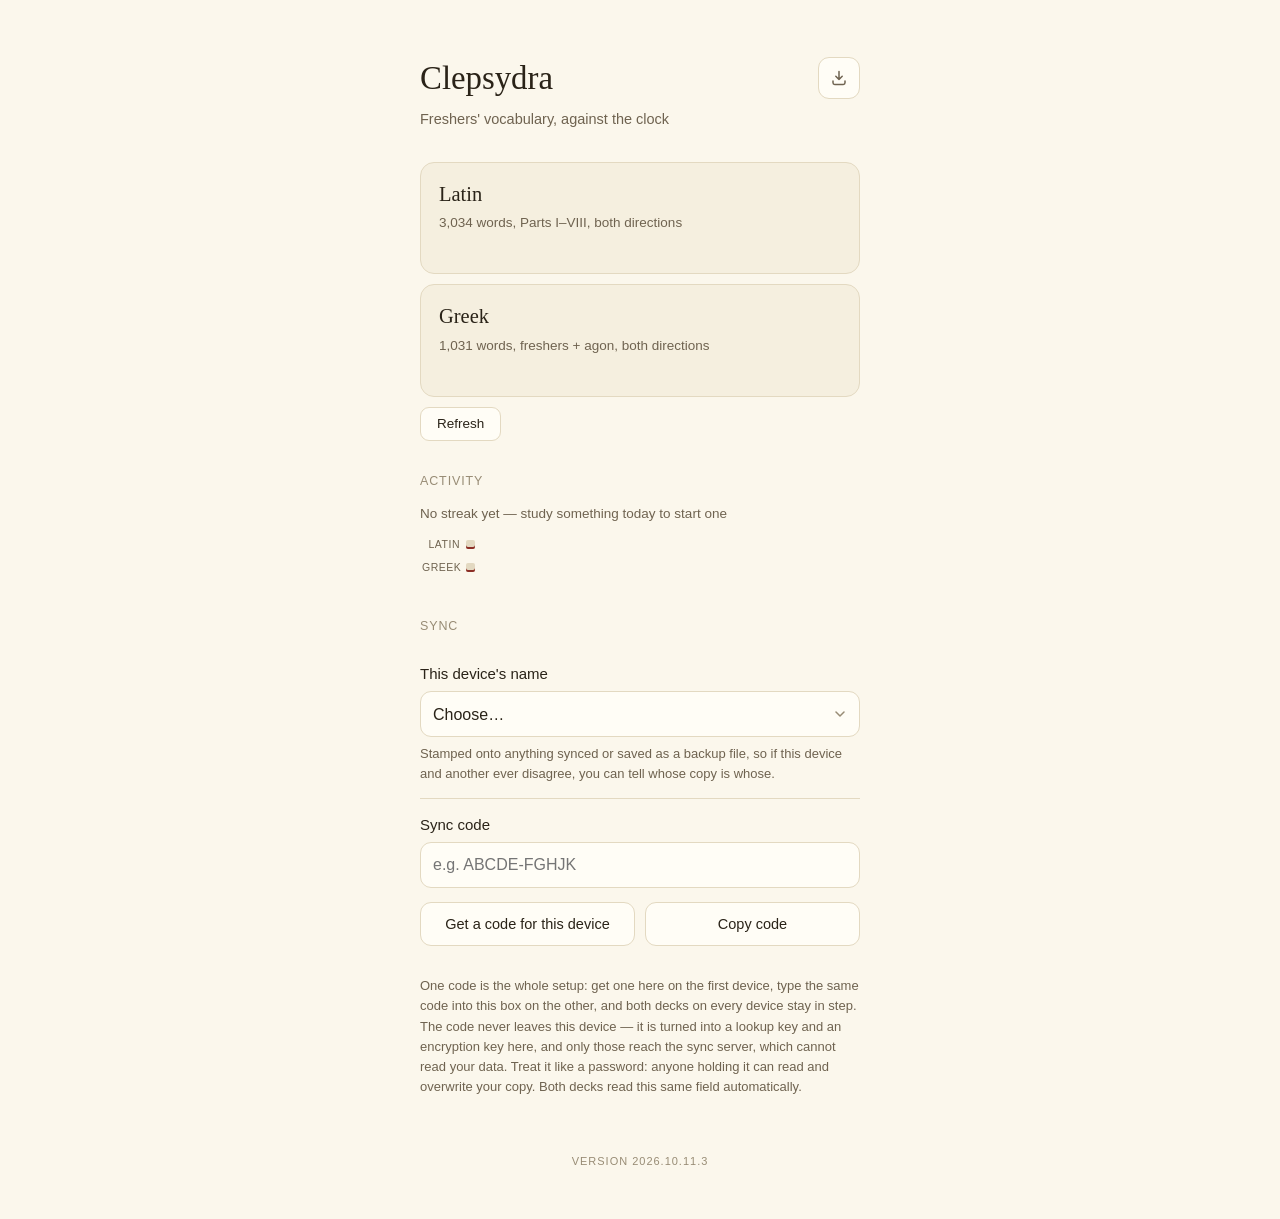
<file: index.html>
<!DOCTYPE html>
<html lang="en" data-palette="vellum" data-theme="light">
<head>
<meta charset="utf-8">
<meta http-equiv="Content-Security-Policy" content="default-src 'none'; script-src 'unsafe-inline' 'self'; style-src 'unsafe-inline' 'self'; img-src 'self' data:; connect-src 'self' https://vocabula-sync.karsten-vun.workers.dev; base-uri 'none'; form-action 'none'">
<meta name="viewport" content="width=device-width, initial-scale=1, viewport-fit=cover, maximum-scale=1, user-scalable=no">
<meta name="apple-mobile-web-app-capable" content="yes">
<meta name="mobile-web-app-capable" content="yes">
<meta name="apple-mobile-web-app-status-bar-style" content="default">
<meta name="apple-mobile-web-app-title" content="Clepsydra">
<meta name="theme-color" content="#fbf7ec">
<link rel="apple-touch-icon" href="icon-180.png">
<link rel="icon" href="icon-180.png">
<title>Clepsydra</title>
<link rel="stylesheet" href="palettes.css?v=2026.10.11.3">
<!-- Phase 2 (PHASE2_PLAN.md §2.1): the deck list itself, read by the script
     below instead of a hand-written DECKS array. 'self' added to script-src
     above for this -- the old 'unsafe-inline'-only policy blocks a real
     src= script load, same class of gap as the connect-src CSP bug found
     2026-08-16 (that one silently killed fetch(), this one would have
     silently killed the entire page: REGISTRY undefined, every script below
     throwing on first reference).

     Two more pre-existing CSP gaps found live while testing this change,
     fixed in the same line since both were sitting right here: `img-src
     'self'` (no `data:`) was silently blocking the <select> arrow's inline
     SVG background-image everywhere on this page, and `connect-src` never
     included `'self'`, so the version-link self-correction fetch() a few
     screens down (`fetch('deck.html')`) has likely never actually run --
     the version text you see has only ever been the hardcoded fallback,
     manually kept in step. Neither is new; both were just never caught
     because nothing before this session read this page's own console. -->
<script src="decks/registry.js?v=2026.10.11.3"></script>
<!-- shared.js and palettes.css carry ?v=<BUILD> from 2026.08.20.3, and the
     number must be bumped with BUILD (sec95c pins that it matches).
     Why: these two are the only files both pages load by a fixed name, and a
     browser keys its cache on the whole URL. Without the query, a returning
     visitor gets the NEW deck.html against a cached OLD shared.js -- which is
     not a cosmetic problem: 2026.08.20.2 moved avgMsPerRating() into
     shared.js and renderCounts() calls it unguarded on every card, so the
     study screen threw ReferenceError on the first word. Reproduced in the
     in-app browser the same day (transferSize:0 on shared.js, currentStreak
     defined, avgMsPerRating not). The query makes each build's pair a
     distinct URL, so the two can never be mismatched again. -->
<script src="shared.js?v=2026.10.11.3"></script>
<script>
// The launcher's own chrome is always Vellum (fixed, not switchable -- see the
// :root comment below); only light/dark follows the system. Stamped on <html>
// before first paint so palettes.css supplies every variable from the start.
(function(){
  var mq=window.matchMedia&&matchMedia('(prefers-color-scheme: dark)');
  var set=function(){ document.documentElement.dataset.theme=(mq&&mq.matches)?'dark':'light'; };
  set(); if(mq&&mq.addEventListener) mq.addEventListener('change',set);
})();
</script>
<style>
/* Hidden means hidden (2026.09.14.0) -- the same rule as deck.html, for the
   same reason: the browser's own rule for the hidden attribute sits at the
   bottom of the cascade, so any display: set below would beat it. deck.html's
   tie bar was drawn on every screen for a week that way. #fDeviceOther is
   the one element this page shows and hides with the attribute. */
[hidden]{display:none!important}
:root{
  --serif:"Palatino","Palatino Linotype","Book Antiqua",Georgia,serif;
  --sans:-apple-system,BlinkMacSystemFont,"SF Pro Text","Helvetica Neue",Arial,sans-serif;
  /* Vellum, the launcher's own chrome colour -- fixed here, not switchable.
     Every colour variable (--bg/--panel/--ink/--coral/--again/--good/...) comes
     from palettes.css via the data-palette="vellum" + data-theme stamped on
     <html> above -- the SAME file the decks read, so this page can never again
     fall out of step with the palette list (it did, 2026-08-16: a hand-copied
     table here lacked the five newest palettes and still carried two retired
     ones, so a deck on Steel or Rubric got a Vellum border, and the retention-
     coloured strip mixed an undefined --again into transparency). The palette
     machinery is used here for exactly one other thing: reading each deck's
     own --coral off a throwaway scoped probe element (paletteAccent() in the
     script), so that deck's nav card can wear its own accent as a border. The
     strip's own colours stay the launcher's vellum, deliberately (2026-08-16,
     scaled back from a per-deck-themed card after it read as cluttered). */
}
/* Today's numbers, inside that deck's own nav card -- replaces the 35-day
   dot-strip that used to live here (2026-08-16, his direct ask: the history
   view is secondary, per-day stats for the deck in front of him matter more).
   One line, no box of its own, same muted small-text idiom as .d above. */
.todayStats{margin-top:8px;font-size:12.5px;color:var(--muted);min-height:1.3em}
*{box-sizing:border-box;-webkit-tap-highlight-color:transparent}
html,body{margin:0;padding:0;background:var(--bg)}
body{
  color:var(--ink); font-family:var(--sans); font-size:16px; line-height:1.6;
  -webkit-font-smoothing:antialiased; -webkit-text-size-adjust:100%;
  padding:calc(52px + env(safe-area-inset-top)) 20px calc(40px + env(safe-area-inset-bottom));
  max-width:30rem; margin:0 auto;
}
h1{font-family:var(--serif);font-weight:400;font-size:2.05rem;margin:0 0 4px}
.sub{color:var(--muted);font-size:14.5px;margin:0 0 30px}

/* ---------- nav cards, same visual language as the decks' own .dir cards ---------- */
a.card{display:block;text-decoration:none;color:inherit;background:var(--panel);
  border:1px solid var(--line);border-radius:14px;padding:15px 18px;margin-bottom:10px}
a.card:active{border-color:var(--coral);background:var(--accent-soft)}
a.card .t{font-family:var(--serif);font-size:1.28rem;margin-bottom:2px}
a.card .d{color:var(--muted);font-size:13.5px}

/* ---------- section labels, same idiom as the decks' .sect h2 ---------- */
.sect{margin-top:30px}
.sect h2{font-size:12.5px;font-weight:500;color:var(--faint);text-transform:uppercase;
  letter-spacing:.07em;margin:0 0 12px}

/* ---------- fields, identical component language to each deck's own Settings ---------- */
.field{padding:14px 0;border-bottom:1px solid var(--line)}
.field:last-child{border-bottom:none}
.field label{display:block;font-size:15px;margin-bottom:5px}
.field .fh{font-size:13px;color:var(--muted);line-height:1.55;margin-top:7px}
.field input[type=text],.field input[type=password],.field select{
  width:100%;height:46px;border:1px solid var(--line);border-radius:11px;padding:0 12px;
  font-size:16px;background:var(--raise);color:var(--ink);font-family:inherit}
.field select{-webkit-appearance:none;appearance:none;
  background-image:url('data:image/svg+xml;utf8,<svg xmlns="http://www.w3.org/2000/svg" width="10" height="6"><path d="M1 1l4 4 4-4" fill="none" stroke="%23988c75" stroke-width="1.5" stroke-linecap="round" stroke-linejoin="round"/></svg>');
  background-repeat:no-repeat;background-position:right 14px center;padding-right:32px}
.field #fDeviceOther{margin-top:10px}
.savedTag{display:inline-flex;align-items:center;gap:5px;font-size:12.5px;color:var(--good);
  margin-left:8px;opacity:0;transition:opacity .25s ease}
.savedTag.on{opacity:1}

/* ---------- Export all (2026-08-21, his ask -- Riverbank's launcher feature,
   re-plumbed for this page's async storage). The glyph is this page's own:
   an arrow settling into an open tray, drawn in the select-arrow's stroke
   style (1.5px, round caps, currentColor) rather than Riverbank's heavy
   unicode arrow, which sat oddly against everything else here. Beside the
   h1, so saving backups reads as an app-level act, not one deck's. ---------- */
.h1Row{display:flex;align-items:center;justify-content:space-between;gap:12px;margin:0 0 4px}
.h1Row h1{margin-bottom:0}
.exportBtn{flex:0 0 auto;width:42px;height:42px;display:flex;align-items:center;justify-content:center;
  border:1px solid var(--line);border-radius:11px;background:var(--raise);color:var(--muted);cursor:pointer;padding:0}
.exportBtn:active{border-color:var(--coral);background:var(--accent-soft);color:var(--ink)}
.exportBtn:disabled{opacity:.5;cursor:default}
.exportNote{font-size:12.5px;color:var(--muted);margin:2px 0 0;min-height:0}
.exportNote:empty{margin:0}
.exportNote.bad{color:var(--coral)}

/* ---------- version line, same idiom as the decks' own .build ---------- */
.verlink{display:block;text-align:center;margin:34px 0 0;padding:8px;font-size:11px;
  letter-spacing:.09em;text-transform:uppercase;color:var(--faint);text-decoration:none}
.verlink:active{color:var(--coral)}

/* ---------- sync code row: the code field's action buttons + status line ---------- */
.pairRow{display:flex;gap:10px;margin-top:10px}
.pairBtn{flex:1;min-height:44px;border:1px solid var(--line);border-radius:11px;background:var(--raise);
  color:var(--ink);font-size:14.5px;font-family:inherit;cursor:pointer;padding:8px 10px;line-height:1.25}
.pairBtn:active{border-color:var(--coral);background:var(--accent-soft)}
.pairPanel{margin-top:12px;padding:14px;border:1px solid var(--line);border-radius:11px;background:var(--raise)}
.pairPanel textarea{width:100%;border:1px solid var(--line);border-radius:9px;
  padding:8px 10px;font-size:12.5px;font-family:ui-monospace,Menlo,monospace;color:var(--muted);
  background:var(--panel);resize:vertical;word-break:break-all}
.pairStatus{font-size:13px;color:var(--good);margin-top:10px;min-height:1em}
.pairStatus.bad{color:var(--coral)}

/* ---------- manual force-refresh of the two cards above, straight off the
   sync server -- see the big comment block near renderDeckProgress() below
   for why this exists at all. Small and secondary by design: the automatic
   check already runs on every load, this is only for "no, right now". ---------- */
.refreshRow{display:flex;align-items:center;gap:12px;margin:2px 0 26px}
.refreshBtn{height:34px;padding:0 16px;border:1px solid var(--line);border-radius:9px;
  background:var(--raise);color:var(--ink);font-size:13.5px;font-family:inherit;cursor:pointer}
.refreshBtn:active{border-color:var(--coral);background:var(--accent-soft)}
.refreshBtn:disabled{opacity:.5;cursor:default}
.refreshStatus{font-size:12.5px;color:var(--muted)}
.refreshStatus.bad{color:var(--coral)}

/* ---------- Phase 2 (PHASE2_PLAN.md §2.2): cross-deck dashboard. Read-only
   throughout, same guarantee as the per-card strips above -- everything here
   only ever reads state[KEY], nothing is written back to any deck. ---------- */
.streakLine{font-size:13.5px;color:var(--muted);margin-bottom:10px;min-height:1.4em}
/* One shared horizontal scroll for every visible deck's row, so scrolling is
   a single action across all of them at once (PLATFORM_PLAN.md §6a) rather
   than N independently-scrolling strips that drift out of alignment. */
.calAllScroll{overflow-x:auto;-webkit-overflow-scrolling:touch;padding:2px 2px 10px}
.calDeckRow{display:flex;align-items:center;gap:6px;margin-bottom:6px}
.calDeckRow:last-child{margin-bottom:0}
.calDeckRow .lbl{flex:0 0 auto;width:38px;font-size:10.5px;color:var(--muted);
  text-transform:uppercase;letter-spacing:.05em;text-align:right}
.calDeckRow .dots{display:flex;gap:2px}
.calDot{width:9px;height:9px;border-radius:2px;background:var(--line);flex:0 0 auto}
.calDot.today{box-shadow:inset 0 -2px 0 var(--coral)}
</style>
</head>
<body>
<div class="h1Row">
  <h1>Clepsydra</h1>
  <button type="button" id="btnExportAll" class="exportBtn" aria-label="Save a backup file of every deck">
    <svg width="18" height="18" viewBox="0 0 18 18" aria-hidden="true">
      <path d="M9 2.5v8M5.8 7.3L9 10.5l3.2-3.2" fill="none" stroke="currentColor" stroke-width="1.5" stroke-linecap="round" stroke-linejoin="round"/>
      <path d="M3 12v1.8A1.7 1.7 0 0 0 4.7 15.5h8.6a1.7 1.7 0 0 0 1.7-1.7V12" fill="none" stroke="currentColor" stroke-width="1.5" stroke-linecap="round" stroke-linejoin="round"/>
    </svg>
  </button>
</div>
<p class="sub">Freshers' vocabulary, against the clock</p>
<p class="exportNote" id="exportNote"></p>

<div id="deckCards"></div>
<div class="refreshRow">
  <button type="button" id="btnRefreshCards" class="refreshBtn">Refresh</button>
  <span class="refreshStatus" id="refreshStatus"></span>
</div>
<div class="sect">
  <h2>Activity</h2>
  <div class="streakLine" id="streakLine"></div>
  <div class="calAllScroll" id="calAllScroll"></div>
</div>
<div class="sect">
  <h2>Sync</h2>
  <div class="field">
    <label for="fDevice">This device's name</label>
    <select id="fDevice">
      <option value="" disabled hidden>Choose…</option>
      <option value="Mac">Mac</option>
      <option value="Mac Web">Mac Web</option>
      <option value="iPhone">iPhone</option>
      <option value="iPhone Web">iPhone Web</option>
      <option value="other">Other…</option>
    </select>
    <input type="text" id="fDeviceOther" placeholder="Device name" autocapitalize="words" autocorrect="off" spellcheck="false" hidden>
    <div class="fh">Stamped onto anything synced or saved as a backup file, so if this device and another ever disagree, you can tell whose copy is whose.</div>
  </div>
  <div class="field">
    <label for="fSyncCode">Sync code <span class="savedTag" id="savedCode">✓ saved</span></label>
    <input type="text" id="fSyncCode" placeholder="e.g. ABCDE-FGHJK" autocapitalize="characters" autocorrect="off" spellcheck="false" autocomplete="off">
    <div class="pairRow" style="margin-top:14px">
      <button type="button" id="btnNewCode" class="pairBtn">Get a code for this device</button>
      <button type="button" id="btnCopyCode" class="pairBtn">Copy code</button>
    </div>
    <div class="pairStatus" id="pairStatus"></div>
    <div class="fh">One code is the whole setup: get one here on the first device, type the same code
      into this box on the other, and both decks on every device stay in step. The code never leaves
      this device — it is turned into a lookup key and an encryption key here, and only those reach
      the sync server, which cannot read your data. Treat it like a password: anyone holding it can
      read and overwrite your copy. Both decks read this same field automatically.</div>
  </div>
</div>

<a class="verlink" id="verLink" href="deck.html?deck=latin#changelog">Version 2026.10.11.3</a>

<script>
// ---------- shared sync settings: the ONE place the sync code and this device's
// name live, read by both decks (deck.html's loadSyncShared()) and this page.
// The code is never copied into a deck's own state, so it can never end up in
// a payload or an export. The old gist key (clepsydra.gist.v1) is read once for
// its device name and then removed -- it held a token nothing needs any more.
const SYNC_SHARED_KEY='clepsydra.sync.v1';
const LEGACY_GIST_SHARED_KEY='clepsydra.gist.v1';
const SYNC_ENDPOINT='https://vocabula-sync.karsten-vun.workers.dev';
const SYNC_MAX_BYTES=20*1024*1024;   // mirrors deck.html's own cap -- matches the Worker's, KV values top out at 25 MiB
const SYNC_KEEPALIVE_MAX=60*1024;    // mirrors deck.html's own -- a keepalive fetch over ~64KiB is a spec-level network error, not just a dropped flag
const $=id=>document.getElementById(id);
function loadShared(){
  let cur={};
  try{ cur=JSON.parse(localStorage.getItem(SYNC_SHARED_KEY))||{}; }catch(e){}
  if(cur&&typeof cur==='object'&&Object.prototype.hasOwnProperty.call(cur,'__proto__')) delete cur['__proto__'];
  // installId (2026.08.19.5): one permanent random id per copy of the app,
  // minted by whichever page reads the shared blob first and never changed --
  // same rule and same alphabet as deck.html's randomInstallId(). Stamped on
  // the launcher's own push as `from` so the sync Worker can tell installs
  // apart (it keeps a spare copy only when a different install takes over).
  const out={syncCode:(typeof cur.syncCode==='string')?cur.syncCode:'', deviceName:(typeof cur.deviceName==='string')?cur.deviceName:'',
             installId:(typeof cur.installId==='string'&&/^[a-z0-9]{8}$/.test(cur.installId))?cur.installId:''};
  let changed=false;
  try{
    const legacy=localStorage.getItem(LEGACY_GIST_SHARED_KEY);
    if(legacy){
      try{ const g=JSON.parse(legacy); if(g&&typeof g.deviceName==='string'&&!out.deviceName) out.deviceName=g.deviceName; }catch(e){}
      localStorage.removeItem(LEGACY_GIST_SHARED_KEY);
      changed=true;
    }
  }catch(e){}
  if(!out.installId){ out.installId=randomInstallId(); changed=true; }
  if(changed) saveShared(out);
  return out;
}
function randomInstallId(){
  const chars='abcdefghijklmnopqrstuvwxyz0123456789';
  const bytes=crypto.getRandomValues(new Uint8Array(8));
  let s=''; for(let i=0;i<8;i++) s+=chars[bytes[i]%chars.length];
  return s;
}
// Writes back on top of whatever the blob already holds. It used to rebuild
// the blob from {syncCode, deviceName} alone and so silently dropped the
// extraction key deck.html keeps in the same blob every time a name or a new
// code was saved here (found 2026-08-19, fixed with the installId work --
// deck.html's saveSyncShared() now spreads the current object the same way).
function saveShared(patch){
  let cur={};
  try{ cur=JSON.parse(localStorage.getItem(SYNC_SHARED_KEY))||{}; }catch(e){}
  if(cur&&typeof cur==='object'&&Object.prototype.hasOwnProperty.call(cur,'__proto__')) delete cur['__proto__'];
  const next=Object.assign({syncCode:'',deviceName:''},cur,patch);
  try{ localStorage.setItem(SYNC_SHARED_KEY, JSON.stringify(Object.assign({},next,{syncCode:next.syncCode||'',deviceName:next.deviceName||''}))); }catch(e){}
  return next;
}
function flash(id){
  const el=$(id);
  el.classList.add('on');
  clearTimeout(el._t);
  el._t=setTimeout(()=>el.classList.remove('on'),1600);
}
// Presets cover the devices actually in use; "Other…" reveals a free-text
// field for anything else, so the dropdown never blocks an unlisted device.
const DEVICE_PRESETS=['Mac','Mac Web','iPhone','iPhone Web'];
function applyDeviceName(name){
  if(DEVICE_PRESETS.includes(name)){
    $('fDevice').value=name; $('fDeviceOther').hidden=true; $('fDeviceOther').value='';
  }else if(name){
    $('fDevice').value='other'; $('fDeviceOther').hidden=false; $('fDeviceOther').value=name;
  }else{
    $('fDevice').value=''; $('fDeviceOther').hidden=true; $('fDeviceOther').value='';
  }
}
(function init(){
  const s=loadShared();
  applyDeviceName(s.deviceName||'');
  $('fSyncCode').value=s.syncCode||'';
})();
$('fDevice').addEventListener('change',e=>{
  const v=e.target.value;
  if(v==='other'){
    $('fDeviceOther').hidden=false; $('fDeviceOther').focus();
    saveShared({deviceName:$('fDeviceOther').value.trim()});
  }else{
    $('fDeviceOther').hidden=true; $('fDeviceOther').value='';
    saveShared({deviceName:v});
  }
});
$('fDeviceOther').addEventListener('change',e=>{ saveShared({deviceName:e.target.value.trim()}); });

// ---------- the sync code itself. Same helpers as deck.html's, kept
// deliberately tiny and identical: a readable 10-character code with no
// 0/O/1/I, normalised on input (case, spaces, optional dash), rejected rather
// than guessed when it isn't one. Changing an existing code asks first --
// this device stops syncing with anything still on the old one -- and Cancel
// is a genuine no-op. What the DECKS do about a changed code (look at what the
// new slot holds before pushing anything) is decided there, on their next
// load, from this same field.
function randomSyncCode(){
  const chars='ABCDEFGHJKLMNPQRSTUVWXYZ23456789';
  const bytes=crypto.getRandomValues(new Uint8Array(10));
  let s=''; for(let i=0;i<10;i++){ s+=chars[bytes[i]%chars.length]; if(i===4) s+='-'; }
  return s;
}
function normaliseSyncCode(raw){
  const s=String(raw||'').toUpperCase().replace(/[^A-Z2-9]/g,'');
  if(s.length!==10||/[01IO]/.test(s)) return null;
  return s.slice(0,5)+'-'+s.slice(5);
}
function pairStatus(msg,bad){
  const el=$('pairStatus');
  el.textContent=msg||'';
  el.classList.toggle('bad',!!bad);
}
function replaceMessage(){
  return 'This device already has a sync code set up.\n\n'+
    'OK = replace it with the new one. This device will stop syncing with anything still on the old code; '+
    'each deck looks at what the new code holds before it pushes anything.\n'+
    'Cancel = keep the code this device already has.';
}
// Distinct from replaceMessage() above, and used only by btnNewCode(): that
// button now pushes both decks' local copies immediately (see
// pushDeckFromLauncher()), unlike typing an existing code into the field
// above, which still only ever defers to each deck's own reconcile-first
// check on its next load. Sharing one message between the two would either
// overclaim what typing a code in does, or underclaim what generating one now
// does -- worth the extra function to keep both honest.
function replaceAndPushMessage(){
  return 'This device already has a sync code set up.\n\n'+
    'OK = replace it with a new one and push what’s on this device up to it right now. '+
    'This device will stop syncing with anything still on the old code.\n'+
    'Cancel = keep the code this device already has.';
}
$('fSyncCode').addEventListener('change',e=>{
  const raw=e.target.value, cur=loadShared().syncCode;
  if(!raw.trim()){
    if(cur&&confirm('Switch sync off on this device? Nothing is deleted anywhere; the other devices keep going. You can type the same code back in later.')){
      saveShared({syncCode:''}); pairStatus('Sync switched off on this device.');
    } else e.target.value=cur;
    return;
  }
  const code=normaliseSyncCode(raw);
  if(!code){ pairStatus('That doesn’t look like a sync code — it is ten letters/digits, like ABCDE-FGHJK.',true); e.target.value=cur; return; }
  if(code===cur){ e.target.value=cur; return; }
  if(cur&&!confirm(replaceMessage())){ e.target.value=cur; pairStatus('Left as it was.'); return; }
  saveShared({syncCode:code}); e.target.value=code; flash('savedCode');
  pairStatus('Code saved — open a deck and it will pick up whatever this code holds.');
  renderAll(); checkSync(true);
});
// Pushes both decks' current local copies up under the fresh code, rather
// than just minting it and hoping the owner remembers to open a deck
// afterward -- see pushDeckFromLauncher()'s own comment for why that hope was
// exactly the gap. The field and both buttons stay disabled for the round
// trip: the old version showed a green "✓ saved" tag and a plain, calmly-
// sitting code the instant it was minted, which read as "done" well before
// anything had reached the server -- copy it and switch devices in that gap
// and the other end found nothing under the code at all, not a stale copy
// (FINALISATION_PLAN.md §5.2). Disabling the controls can't stop a tab close,
// but it does make "not done yet" impossible to miss, and makes copying the
// code out mid-push a deliberate act rather than the easy default.
let newCodeBusy=false;
$('btnNewCode').addEventListener('click',async()=>{
  if(newCodeBusy) return;
  const cur=loadShared().syncCode;
  if(cur&&!confirm(replaceAndPushMessage())){ pairStatus('Left as it was.'); return; }
  const code=randomSyncCode();
  saveShared({syncCode:code}); $('fSyncCode').value=code;
  newCodeBusy=true;
  const btnNew=$('btnNewCode'), btnCopy=$('btnCopyCode'), field=$('fSyncCode');
  btnNew.disabled=true; btnCopy.disabled=true; field.disabled=true;
  btnNew.textContent='Saving…';
  pairStatus('Saving to the sync server — don’t switch devices yet…');
  try{
    if(!dbPromise) dbPromise=openDeckDb();
    const db=await dbPromise;
    const deviceName=loadShared().deviceName||'';
    const results=await Promise.allSettled(DECKS.map(d=>pushDeckFromLauncher(db,code,d,deviceName)));
    const outcomes=results.map((r,i)=>r.status==='fulfilled'?r.value:{id:DECKS[i].id,ok:false,error:(r.reason&&r.reason.message)||String(r.reason)});
    const pushed=outcomes.filter(o=>o.ok);
    const failed=outcomes.filter(o=>o.ok===false&&!o.skipped);
    const skipped=outcomes.filter(o=>o.skipped);
    if(failed.length){
      pairStatus('Pushed '+pushed.length+' of '+(outcomes.length-skipped.length)+' — '+
        failed.map(o=>o.id+' failed ('+o.error+')').join('; ')+
        '. Try again before switching devices.',true);
    } else if(!pushed.length){
      pairStatus('No deck has been opened on this device yet, so there was nothing local to push. '+
        'Open Latin or Greek here first — it will push its own copy up on its own.');
    } else {
      flash('savedCode');
      pairStatus('New code saved and pushed'+(skipped.length?' ('+skipped.map(o=>o.id).join(', ')+' skipped — never opened here)':'')+
        ' — safe to type into the other device now.');
    }
    await renderAll();
  } finally {
    newCodeBusy=false;
    btnNew.disabled=false; btnCopy.disabled=false; field.disabled=false;
    btnNew.textContent='Get a code for this device';
  }
});
$('btnCopyCode').addEventListener('click', async ()=>{
  const code=loadShared().syncCode;
  if(!code){ pairStatus('No code on this device yet — get one first.',true); return; }
  try{ await navigator.clipboard.writeText(code); pairStatus('Copied — type or paste it into the other device.'); return; }catch(e){}
  // navigator.clipboard.writeText can silently reject with no error a user
  // ever sees, notably inside an installed (Add to Home Screen/Dock)
  // standalone PWA on iOS -- exactly how this app is normally run. The
  // older, synchronous execCommand path doesn't depend on the async
  // Permissions API at all, so it's tried here as a second real attempt.
  const el=$('fSyncCode'); el.focus(); el.select();
  try{ if(document.execCommand('copy')){ pairStatus('Copied.'); return; } }catch(e){}
  pairStatus('Couldn’t copy automatically — the code above is selected; copy it by hand.',true);
});

// ---------- version line: the text above is a hardcoded fallback (kept in step
// by hand, same discipline as the rest of a BUILD bump) so it's never blank --
// this then confirms/corrects it live against deck.html's own const BUILD, so
// a forgotten hand-edit here can't go stale silently. ----------
fetch('deck.html',{cache:'no-store'}).then(r=>r.text()).then(text=>{
  const m=text.match(/const BUILD='([^']+)'/);
  if(m) $('verLink').textContent='Version '+m[1];
}).catch(()=>{ /* offline or blocked -- the hardcoded fallback above stands */ });

// ============================================================
// Per-deck card content: today's stats, one line, inside that deck's own
// nav card. READ-ONLY throughout -- everything below only ever reads a
// deck's stores, never writes them. This page cannot alter either deck's
// real state. The maths (dayKey/heatCellBg/etc.) is copied verbatim from
// deck.html, with S.settings.* turned into explicit parameters since this
// page holds two decks' state at once, not one global S.
//
// Where a deck's state lives (Phase 1 step 3, 2026-08-16): IndexedDB
// `vocabula`, store `state`, key = the deck's KEY -- everything but the review
// log, which is all this page needs (days + settings + palette/theme/summary).
// The pre-cutover copies (IndexedDB `kv` blob, localStorage full blob) are
// read as fallbacks so a device that has not opened a deck since the cutover
// still shows something. Palette/theme for the card border come from the
// tiny boot record in localStorage (KEY.boot) synchronously, so the border
// is right on the very first frame; everything else fills in as soon as
// IndexedDB answers.
//
// This card's own content has been redesigned twice on the same day
// (2026-08-16) and both times the record of what was tried and rejected is
// worth keeping so a future session doesn't re-walk the same ground:
//   1. Original: a two-line card (35-day dot-strip + four stat chips, all
//      re-themed to that deck's own saved palette) -- cut for reading as
//      cluttered (PLATFORM_PLAN.md §6b).
//   2. Scaled back to one line, a plain 35-day dot-strip, no numbers, in the
//      launcher's own fixed vellum.
//   3. **This version**: even the dot-strip is gone from the card. His own
//      direct ask -- history-over-time is secondary, what matters on this
//      page is today's numbers for the deck in front of him. The 35-day (and
//      full-history) view didn't disappear, it moved to its own "Activity"
//      section below the cards, shared across both decks on one axis -- see
//      that section's own comment further down. The card itself now shows
//      only: the existing "what to do now" line (summaryLine(), unchanged)
//      and a new one-line today readout (renderTodayStats(), below).
// The deck's saved palette still shows up on the card, just as its border
// only -- paletteAccent() below pulls one colour (--coral) off a throwaway
// scoped probe element (palettes.css being the single source of truth).
// ============================================================
const HOUR=3600000, DAY=86400000;
const dayKey=(ts,roll)=>Math.floor((ts-new Date(ts).getTimezoneOffset()*60000-roll*HOUR)/DAY);
// Phase 2 (PHASE2_PLAN.md §2.1): DECKS now derives from REGISTRY (decks/
// registry.js) instead of being hand-written here -- a deck added to the
// registry shows up on the launcher with no index.html edit. Archived decks
// (D3) are filtered out: hidden from the launcher, not deleted -- their
// storage/sync slot is untouched and they stay reachable by a direct
// deck.html?deck=<id> URL or a pinned icon.
// Phase 4 (PHASE3_4_HANDOFF.md §2): mergeRegistry (shared.js) folds in any
// device-created decks (localStorage, USER_DECKS_KEY) alongside the static
// REGISTRY -- a triaged deck shows up on the launcher with no further
// wiring, same as the static rows always have.
function loadUserDecks(){
  try{ const v=JSON.parse(localStorage.getItem(USER_DECKS_KEY)); return Array.isArray(v)?v:[]; }
  catch(e){ return []; }
}
const DECKS=mergeRegistry(REGISTRY,loadUserDecks()).filter(d=>!d.archived).map(d=>({
  id:d.id, key:d.key, title:d.title, blurb:d.blurb,
  card:'card'+d.id, today:'today'+d.id
}));
function esc(s){ return String(s==null?'':s).replace(/[&<>"']/g,c=>({'&':'&amp;','<':'&lt;','>':'&gt;','"':'&quot;',"'":'&#39;'}[c])); }
// Renders the deck nav cards from DECKS -- replaces two hand-written
// <a class="card"> blocks. Must run before renderAll(), which looks up
// each card/today/sub element by id.
function renderDeckCards(){
  $('deckCards').innerHTML=DECKS.map(d=>
    '<a class="card" href="deck.html?deck='+esc(d.id)+'" id="'+d.card+'">'+
      '<div class="t">'+esc(d.title)+'</div>'+
      '<div class="d" id="'+d.card+'Sub">'+esc(d.blurb)+'</div>'+
      '<div class="todayStats" id="'+d.today+'"></div>'+
    '</a>'
  ).join('');
}


// One colour, read off palettes.css via a throwaway scoped element rather
// than a hand-copied hex table -- keeps the CSS the only place these values
// are ever written down. display:none would risk an unresolved computed
// style in some engines since it drops the box entirely; visibility:hidden
// keeps the box (zero-sized, off-flow) so the custom property still resolves.
// An unknown palette name simply inherits the launcher's own vellum accent.
function paletteAccent(palette,theme){
  const probe=document.createElement('div');
  probe.style.cssText='position:absolute;visibility:hidden;width:0;height:0;overflow:hidden';
  probe.dataset.palette=palette; probe.dataset.theme=theme;
  document.body.appendChild(probe);
  const c=getComputedStyle(probe).getPropertyValue('--coral').trim();
  probe.remove();
  return c;
}
function resolveTheme(theme){
  if(theme==='auto') return (window.matchMedia&&matchMedia('(prefers-color-scheme: dark)').matches)?'dark':'light';
  return theme==='dark'?'dark':'light';
}
function paintBorder(cardId,palette,theme){
  const c=paletteAccent(palette||'vellum',resolveTheme(theme));
  if(c) $(cardId).style.borderColor=c;
}
// "What to do now" (PHASE2_PLAN.md §2.3/§2.2): reads a deck's own
// S.summary, written by that deck on every save() and once at boot. A
// device that has never opened this deck since the build carrying §2.3
// shipped has no summary yet -- renderDeckCards()'s static blurb stands
// until it does, same "never blank, degrade to the fallback" idiom as the
// version link at the foot of this page.
function relDay(day,todayKey){
  const diff=todayKey-day;
  if(diff<=0) return null;                 // today, or (clock skew) the future -- say nothing extra
  return diff===1?'yesterday':(diff+' days ago');
}
function summaryLine(data,rollover){
  if(!data||!data.summary) return null;
  const sum=data.summary;
  const d=dayKey(Date.now(),rollover);
  const n=(sum.due|0)+(sum.learn|0)+(sum.intro|0);
  const base=n?(n+' word'+(n===1?'':'s')+' ready'):'Nothing due right now';
  const rel=relDay(sum.day,d);
  return rel?(base+' · as of '+rel):base;
}
// Compact duration text -- "0m" / "<1m" / "6m" / "1h 12m". Rounds to the
// minute; nothing on a launcher card needs second-level precision. Exact zero
// is its own case: "<1m" for a day with no study at all claims a few seconds
// that never happened, and it read especially oddly next to a done-count of
// nothing. "<1m" now means what it says -- some study, under a minute of it.
function fmtDuration(ms){
  if(!(ms>0)) return '0m';
  const mins=Math.round(ms/60000);
  if(mins<1) return '<1m';
  if(mins<60) return mins+'m';
  return Math.floor(mins/60)+'h '+(mins%60)+'m';
}
// avgMsPerRating() moved to shared.js (2026-08-20) so deck.html's own
// top-bar time estimate reads the exact same number, not a second
// implementation that could drift from this one.
// Today's numbers for one deck (his 2026-08-16 ask, replacing the 35-day
// dot-strip that used to render here -- see the section comment above).
// "Due" is deliberately the narrow FSRS sense (S.summary.due alone,
// genuinely-scheduled reviews) rather than the broader due+learn+intro
// "ready" total the .d line above already shows -- a distinct, useful
// number, not a restatement. Time spent comes straight from today's day
// record; the "~Nm to go" projection (spent + avg-ms/rating × words still
// ready) only appears once there's enough trailing data to make it more
// than a guess, and only when there's anything left to project.
// `done` is read from today's own day record, NOT from summary.doneToday
// (2026-08-17). The summary is a snapshot stamped when that deck last saved,
// which is why summaryLine() above discloses "as of yesterday" when it is
// stale -- but this line took doneToday from that same stale snapshot while
// taking the time beside it from today's live day record. A deck last opened
// yesterday therefore read "12 due · 143 done · 0m": yesterday's review count
// presented as today's, next to today's true zero minutes, the two halves of
// one sentence disagreeing about which day they meant. days[] is keyed by
// day, so reading it directly cannot misattribute: on a stale snapshot
// there is simply no record for today yet and it correctly says 0.
// `due` genuinely cannot be recomputed here (it needs the scheduler this
// page never loads), so it stays snapshot-derived -- with the staleness
// already disclosed one line up.
function renderTodayStats(el,data,rollover){
  if(!data||!data.summary){ el.textContent=''; return; }
  const sum=data.summary, days=data.days||{};
  const d=dayKey(Date.now(),rollover);
  const todayRec=days[d]||{};
  const spentMs=todayRec.studyMs||0;
  const done=todayRec.n|0;
  const left=(sum.due|0)+(sum.learn|0)+(sum.intro|0);
  const avg=avgMsPerRating(days,d,14);
  const timePart=(avg&&left>0) ? (fmtDuration(spentMs)+' / ~'+fmtDuration(spentMs+avg*left)) : fmtDuration(spentMs);
  el.textContent=(sum.due|0)+' due · '+done+' done · '+timePart;
}
// Paints the card border and both text lines for one deck, from a state
// object shaped like that deck's own S (minus the log). Never throws on a
// device that's never opened this deck: summaryLine()/renderTodayStats()
// both degrade to their fallback (the static blurb; an empty stats line)
// rather than showing stale or fabricated numbers.
function renderDeckProgress(cardId,todayId,data){
  const settings=(data&&data.settings)||{};
  const rollover=(settings.rollover!=null)?settings.rollover:4;
  if(data) paintBorder(cardId,data.palette,data.theme);
  const line=summaryLine(data,rollover), subEl=document.getElementById(cardId+'Sub');
  if(subEl&&line) subEl.textContent=line;
  renderTodayStats($(todayId),data,rollover);
}
// Merges N decks' day maps into one: a day counts toward the COMBINED streak
// if any visible deck studied that day. Each deck's days map is already
// keyed by that deck's own dayKey (which depends on that deck's own
// rollover hour) -- summing the integer keys directly assumes decks'
// rollover hours are close enough that a study session lands in the same
// calendar-day bucket either way. True for any realistic rollover gap; a
// combined streak is a glance-level number, not a scheduling input, so this
// approximation is deliberate, not an oversight.
//
// Each deck is passed as {days, since}: `since` is that deck's own
// streakStart, the "count my streak from here" reset in its calendar gear.
// Honouring it here is what keeps the headline consistent with the per-deck
// figures printed right beside it (2026-08-17). Before, the merge ignored
// streakStart entirely while the breakdown applied it, so a reset deck
// produced a line that contradicted itself -- "247-day streak (Latin 12 ·
// Greek 12)" -- the one number a reader trusts least being the biggest one.
function mergeDayMaps(entries){
  const merged={};
  for(const e of entries){
    const days=e.days||{}, since=e.since;
    for(const k in days){
      const n=(days[k]&&days[k].n)||0;
      if(!n) continue;
      if(since!=null&&+k<since) continue;   // before that deck's own streak reset
      (merged[k]||(merged[k]={n:0})).n+=n;
    }
  }
  return merged;
}
const CAL_REF_ROLL=4;   // shared reference rollover for the combined streak and the calendar's own date axis -- see mergeDayMaps' comment
function renderStreakLine(datasById){
  const merged=mergeDayMaps(DECKS.map(d=>{
    const data=datasById[d.id];
    return {days:(data&&data.days)||{}, since:(data&&data.settings&&data.settings.streakStart)};
  }));
  const combined=currentStreak(merged,dayKey(Date.now(),CAL_REF_ROLL),null);
  const parts=DECKS.map(d=>{
    const data=datasById[d.id]; if(!data) return null;
    const settings=data.settings||{}, rollover=(settings.rollover!=null)?settings.rollover:CAL_REF_ROLL;
    const s=currentStreak(data.days||{},dayKey(Date.now(),rollover),settings.streakStart);
    return d.title+' '+s;
  }).filter(Boolean);
  $('streakLine').textContent=(combined?combined+'-day streak':'No streak yet — study something today to start one')+
    (parts.length?' ('+parts.join(' · ')+')':'');
}
// One shared-scroll container, one row per visible deck, all sharing the
// same day columns (PLATFORM_PLAN.md §6a) so scrolling is a single action
// across every deck at once rather than N independently-scrolling strips.
// Deliberately past-only (no forecast -- that needs the scheduling engine,
// which this page never loads) and read-only with no click-through detail,
// unlike deck.html's own per-deck calendar -- "the launcher stays a reader"
// (§2.2).
// Every non-archived deck always draws a row. The per-deck show/hide
// checkboxes that used to sit above this were removed on the owner's call
// (2026-08-26): with two decks the control was one tap to hide half of a
// read-only summary and one more to bring it back, and nothing else on the
// page reads the choice. Archiving a deck is still the way to take it off
// the launcher, and that route already exists in the registry.
function renderCalStack(datasById){
  const visible=DECKS;
  if(!visible.length){ $('calAllScroll').innerHTML=''; return; }
  const d0=dayKey(Date.now(),CAL_REF_ROLL);
  let startKey=d0;
  for(const d of visible){
    const data=datasById[d.id];
    if(data&&data.created) startKey=Math.min(startKey,dayKey(data.created,CAL_REF_ROLL));
    for(const k in ((data&&data.days)||{})) startKey=Math.min(startKey,+k);
  }
  let rowsHtml='';
  for(const d of visible){
    const data=datasById[d.id]||{};
    const days=data.days||{}, settings=data.settings||{};
    // Same baseline the deck's own heatmap chip displays -- read from that
    // deck's saved heatmapAvgWindow, so a row here and that deck's own
    // calendar colour identically instead of against two different averages.
    const avgR=heatmapBaseline(days,d0,settings.heatmapAvgWindow||'month');
    const mode=settings.heatmapColourMode||'volume', accent=settings.heatmapAccent||'coral';
    let dots='';
    for(let k=startKey;k<=d0;k++){
      const bg=heatCellBg(heatRec(days,k),avgR,mode,accent);
      dots+='<div class="calDot'+(k===d0?' today':'')+'"'+(bg?' style="'+bg+'"':'')+'></div>';
    }
    rowsHtml+='<div class="calDeckRow"><div class="lbl">'+esc(d.title)+'</div><div class="dots">'+dots+'</div></div>';
  }
  $('calAllScroll').innerHTML=rowsHtml;
  const sc=$('calAllScroll'); sc.scrollLeft=sc.scrollWidth;
}
// The deck's tiny boot record (theme/palette) -- synchronous, so the border
// is right before IndexedDB has answered.
function bootRecord(key){
  try{ return JSON.parse(localStorage.getItem(key+'.boot'))||null; }catch(e){ return null; }
}
// Read-only IndexedDB access. Opened WITHOUT a version so it never upgrades
// anything; if the database does not exist yet on this device (no deck ever
// opened here) the open would create an empty one -- aborted instead, so
// this page leaves no trace. Falls back to the legacy blob and then to a
// pre-cutover localStorage copy, longest log winning where both exist.
function openDeckDb(){
  return new Promise(res=>{
    try{
      const r=indexedDB.open('clepsydra');
      r.onupgradeneeded=()=>{ try{ r.transaction.abort(); }catch(e){} res(null); };
      r.onsuccess=()=>res(r.result);
      r.onerror=()=>res(null);
      r.onblocked=()=>res(null);
      // WebKit has shipped states in which indexedDB.open() fires none of the
      // four handlers above and the request simply never settles. Every caller
      // here awaits this promise, so an open that never answers is not one
      // missing statistic -- it is a button that dims and stays dim with
      // nothing written anywhere to say why. Giving up after eight seconds
      // lands on the null path, which every caller already handles, and which
      // now falls back to the legacy copy rather than to nothing (see
      // fullLocalData below). First settle wins, so a late real answer is
      // simply ignored rather than racing anything.
      setTimeout(()=>res(null),8000);
    }catch(e){ res(null); }
  });
}
function idbGet(db,store,key){
  return new Promise(res=>{
    try{
      if(!db.objectStoreNames.contains(store)) return res(null);
      const rq=db.transaction(store,'readonly').objectStore(store).get(key);
      rq.onsuccess=()=>res(rq.result||null); rq.onerror=()=>res(null);
    }catch(e){ res(null); }
  });
}
async function localData(db,key){
  let st=null, kv=null, ls=null;
  if(db){ st=await idbGet(db,'state',key); kv=await idbGet(db,'kv',key); }
  try{ ls=JSON.parse(localStorage.getItem(key)); }catch(e){}
  // `state` has no log (by design); the legacy copies do. When both the new
  // and an old copy exist, the new one is at least as fresh (every save has
  // written it since the cutover), so prefer it outright; between the two
  // legacy copies, longer log wins as the decks themselves always did.
  if(st) return st;
  if(kv&&ls) return ((kv.log&&kv.log.length)||0)>=((ls.log&&ls.log.length)||0)?kv:ls;
  return kv||ls||null;
}
// Pure: which of a deck's own local copy and a freshly-fetched synced copy is
// the one worth rendering from. Reduced to a display-only question with no
// merge and nothing to write anywhere. Local (`state`) carries no log, so
// the comparison uses the last-save/last-sync stamps the decks write on
// every save and every landed push instead. A missing fetch always falls
// back to local: no news is exactly the case where the old snapshot is all
// there is.
function fresherData(local,fetched){
  if(!fetched) return local;
  if(!local) return fetched;
  const l=(local.lastSave||0), f=(fetched.lastSave||0);
  return f>=l ? fetched : local;
}
let dbPromise=null;
async function renderAll(fetched){
  fetched=fetched||{};
  for(const d of DECKS){
    const b=bootRecord(d.key);
    if(b) paintBorder(d.card,b.palette,b.theme);
  }
  if(!dbPromise) dbPromise=openDeckDb();
  const db=await dbPromise;
  const datasById={};
  for(const d of DECKS){
    const local=await localData(db,d.key);
    const data=fresherData(local,fetched[d.id]||null);
    datasById[d.id]=data;
    renderDeckProgress(d.card,d.today,data);
  }
  // Phase 2 (PHASE2_PLAN.md §2.2): combined/per-deck streaks and the stacked
  // calendar need every deck's data at once (a combined streak can't be
  // computed one deck at a time), unlike the per-card strip/summary line
  // just above, which update as each deck's own data resolves.
  renderStreakLine(datasById);
  renderCalStack(datasById);
}
renderDeckCards();  // must exist before renderAll() looks up any card/strip/sub element by id
renderAll(); // straight from this device's stores -- the page is correct
             // immediately, never blank while the sync check below is in flight

// ============================================================
// Force-refresh: this page can only ever show whatever a deck last wrote to
// *this* device's storage, which is only current if that deck was actually
// opened here since whatever changed (a palette switch, a study session)
// elsewhere. Fetching each deck's synced copy straight from the sync server
// closes that gap without giving up the read-only guarantee: fetchDeck()
// only ever GETs and decrypts, and the result is handed to renderAll() as
// data to render *from*, never written into a deck's stores.
//
// The crypto here mirrors deck.html's exactly (same key derivation, same
// packet shape) -- one code, one slot per deck. Throttled to once a minute on
// page load (the throttle clock lives in localStorage, not a module variable,
// because this whole script re-runs on every fresh load); the button always
// checks. Two GETs per check, one per deck.
// ============================================================
const IDX_SYNC_MIN=60000;
const IDX_LAST_CHECK_KEY='clepsydra.indexLastCheck.v1';
// The synced copies this page last pulled down, by deck id -- set by
// checkSync() below, read by Export all. Deliberately a plain variable and
// not storage: it is a cache of something the network can always re-answer,
// and it must not outlive the page that fetched it.
let lastFetched={};
function syncKeyMaterial(code,deckKey){ return {kvInput:'kv:'+code+':'+deckKey, encInput:'enc:'+code+':'+deckKey}; }
async function syncKeys(code,deckKey){
  const enc=new TextEncoder(), mat=syncKeyMaterial(code,deckKey);
  const kv=await crypto.subtle.digest('SHA-256',enc.encode(mat.kvInput));
  const ek=await crypto.subtle.digest('SHA-256',enc.encode(mat.encInput));
  const kvKey=Array.from(new Uint8Array(kv)).map(b=>b.toString(16).padStart(2,'0')).join('');
  // ['encrypt','decrypt'], not just 'decrypt': this page used to only ever
  // fetch (checkSync/fetchDeck), but pushDeckFromLauncher() below now needs
  // to encrypt too -- same derivation either way, just a wider usage list on
  // the derived key.
  const cryptoKey=await crypto.subtle.importKey('raw',ek,'AES-GCM',false,['encrypt','decrypt']);
  return {kvKey,cryptoKey};
}
function unb64(s){ return Uint8Array.from(atob(s),c=>c.charCodeAt(0)); }
async function gunzipBytes(bytes){
  const ds=new DecompressionStream('gzip');
  const w=ds.writable.getWriter(); w.write(bytes); w.close();
  return new Uint8Array(await new Response(ds.readable).arrayBuffer());
}
async function decryptPayload(pkt,cryptoKey){
  if(!pkt||typeof pkt.iv!=='string'||typeof pkt.data!=='string') throw new Error('bad packet');
  let buf=new Uint8Array(await crypto.subtle.decrypt({name:'AES-GCM',iv:unb64(pkt.iv)},cryptoKey,unb64(pkt.data)));
  if(pkt.z) buf=await gunzipBytes(buf);
  return JSON.parse(new TextDecoder().decode(buf));
}
// ---------- the write path, added so btnNewCode() (above) can push both
// decks' current copies up itself instead of just minting a code and hoping
// the owner remembers to open a deck afterward -- see pushDeckFromLauncher()'s
// own comment for why that hope was exactly the gap (FINALISATION_PLAN.md
// §5.2). b64/gzipBytes/encryptPayload mirror deck.html's own byte-for-byte
// (same packet shape: {v,iv,data,z}) -- the read-side twins (unb64/
// gunzipBytes/decryptPayload) already live just above, for fetchDeck().
function b64(buf){
  const u=new Uint8Array(buf); let s='';
  for(let i=0;i<u.length;i+=0x8000) s+=String.fromCharCode.apply(null,u.subarray(i,i+0x8000));
  return btoa(s);
}
async function gzipBytes(bytes){
  if(typeof CompressionStream==='undefined') return null;
  const cs=new CompressionStream('gzip');
  const w=cs.writable.getWriter(); w.write(bytes); w.close();
  return new Uint8Array(await new Response(cs.readable).arrayBuffer());
}
async function encryptPayload(obj,cryptoKey){
  let plain=new TextEncoder().encode(JSON.stringify(obj)), z=0;
  const gz=await gzipBytes(plain);
  if(gz&&gz.length<plain.length){ plain=gz; z=1; }
  const iv=crypto.getRandomValues(new Uint8Array(12));
  const data=await crypto.subtle.encrypt({name:'AES-GCM',iv:iv},cryptoKey,plain);
  return {v:1, iv:b64(iv), data:b64(data), z:z};
}
// What leaves this device -- same choke point as deck.html's own sanitised(),
// kept for the same reason: the sync code and any secret never live inside a
// deck's own state to begin with, this only guards the case where one
// somehow ends up in .settings anyway.
function sanitisedForPush(full){
  const st=Object.assign({},full.settings);
  delete st.gistTok; delete st.gistId; delete st.syncCode;
  return Object.assign({},full,{settings:st});
}
// The `state` store never carries the log (localData()'s own comment above
// explains why) -- a real push needs it, so this reads the log store too and
// stitches the two back into one state-shaped object, exactly what deck.html's
// own readStructured() does for the same two stores. The legacy fallbacks (the
// `kv` blob, pre-cutover localStorage) already carry their log inline -- see
// localData() -- so only the primary, post-cutover branch needs the extra read.
function idbGetLog(db,key){
  return new Promise(res=>{
    try{
      if(!db.objectStoreNames.contains('log')) return res([]);
      const rq=db.transaction('log','readonly').objectStore('log')
        .getAll(IDBKeyRange.bound([key,0],[key,Infinity]));
      rq.onsuccess=()=>res(rq.result||[]); rq.onerror=()=>res([]);
    }catch(e){ res([]); }
  });
}
async function fullLocalData(db,key){
  // "No database" is not "no data". localData() above has always fallen back
  // to the pre-cutover localStorage blob; this one -- which feeds Export all
  // and the launcher's own push -- returned null outright instead, so the
  // very same page could draw a deck's card from the legacy copy and, in the
  // same breath, call that deck empty when asked to back it up. Same
  // fallback, same order, one rule for both.
  if(!db){
    let ls=null; try{ ls=JSON.parse(localStorage.getItem(key)); }catch(e){}
    return (ls&&typeof ls==='object'&&!Array.isArray(ls))?ls:null;
  }
  const st=await idbGet(db,'state',key);
  if(st){ const core=Object.assign({},st); core.log=await idbGetLog(db,key); return core; }
  const kv=await idbGet(db,'kv',key);
  let ls=null; try{ ls=JSON.parse(localStorage.getItem(key)); }catch(e){}
  if(kv&&ls) return ((kv.log&&kv.log.length)||0)>=((ls.log&&ls.log.length)||0)?kv:ls;
  return kv||ls||null;
}
// Writes back only the sync-bookkeeping fields a successful push just made
// true -- lastSync/syncedLogLen/lastDevice/lastPushBytes/lastPushError --
// never anything a deck's own log/cards/settings hold. The one deliberate,
// narrow exception to this page's "read-only, cannot alter either deck's
// real state" rule (see the per-deck-card section's own comment further
// up): without it, opening that deck here afterwards would show Settings'
// "nothing synced yet" for a push that, in fact, just landed -- the same
// ambiguity §5.2 already flags for deck.html's own screens, recreated in
// miniature the moment sync can happen from this page too.
function markDeckPushed(db,key,lastSync,logLen,deviceName,bytes){
  return new Promise(res=>{
    try{
      const tx=db.transaction('state','readwrite'), store=tx.objectStore('state');
      const rq=store.get(key);
      rq.onsuccess=()=>{
        const core=rq.result; if(!core){ res(false); return; }
        core.lastSync=lastSync; core.syncedLogLen=logLen; core.lastDevice=deviceName;
        core.lastPushBytes=bytes; core.lastPushError=null; core.lastPushErrorAt=null;
        store.put(core,key);
      };
      tx.oncomplete=()=>res(true); tx.onerror=()=>res(false); tx.onabort=()=>res(false);
    }catch(e){ res(false); }
  });
}
// Pushes one deck's current local copy up under `code`. Returns
// {id, ok, skipped?, bytes?, error?} -- skipped means this device has never
// opened that deck at all (nothing local to push, not a failure); ok:false
// with an error means a real push attempt failed. A fresh code is provably
// empty (nobody else can be holding it yet -- randomSyncCode() is only ever
// called here to mint a brand new one), so pushing straight away with no
// fetch-first check is exactly as safe as newSyncCode() already relies on in
// deck.html for the same reason.
async function pushDeckFromLauncher(db,code,deckEntry,deviceName){
  const id=deckEntry.id;
  try{
    const full=await fullLocalData(db,deckEntry.key);
    if(!full) return {id,ok:false,skipped:true};
    full.lastDevice=deviceName||'this device';
    const {kvKey,cryptoKey}=await syncKeys(code,deckEntry.key);
    const pkt=await encryptPayload(sanitisedForPush(full),cryptoKey);
    pkt.from=loadShared().installId||'';   // see loadShared(): the Worker's spare-copy rule compares this
    const body=JSON.stringify(pkt);
    if(body.length>SYNC_MAX_BYTES) throw new Error('too large');
    const opts={method:'PUT',headers:{'Content-Type':'application/json'},body:body};
    if(body.length<=SYNC_KEEPALIVE_MAX) opts.keepalive=true;
    const r=await fetch(SYNC_ENDPOINT+'/sync/'+kvKey,opts);
    if(!r.ok) throw new Error('HTTP '+r.status);
    await markDeckPushed(db,deckEntry.key,Date.now(),(full.log&&full.log.length)||0,full.lastDevice,body.length);
    return {id,ok:true,bytes:body.length};
  }catch(e){
    return {id,ok:false,error:(e&&e.message)||String(e)};
  }
}
async function fetchDeck(code,deckKey){
  const {kvKey,cryptoKey}=await syncKeys(code,deckKey);
  const r=await fetch(SYNC_ENDPOINT+'/sync/'+kvKey);
  if(r.status===404) return null;                       // nothing synced under this code for this deck yet
  if(!r.ok) throw new Error('HTTP '+r.status);
  const data=await decryptPayload(await r.json(),cryptoKey);
  return (data&&data.deck===deckKey)?data:null;
}
function setRefreshStatus(msg,bad){
  const el=$('refreshStatus');
  el.textContent=msg||'';
  el.classList.toggle('bad',!!bad);
}
// force=true (the button) always checks, throttle or not, and always says
// something. force=false (page load) is silent whenever the throttle skips
// it or there's no code yet -- a device that's never set up sync shouldn't
// see a sync error it never asked for.
async function checkSync(force){
  const {syncCode}=loadShared();
  if(!syncCode){
    if(force) setRefreshStatus('Set up a sync code first',true);
    return;
  }
  if(!force){
    const last=Number(localStorage.getItem(IDX_LAST_CHECK_KEY))||0;
    if(Date.now()-last<IDX_SYNC_MIN) return;
  }
  localStorage.setItem(IDX_LAST_CHECK_KEY,String(Date.now()));
  if(force) setRefreshStatus('Checking…');
  // allSettled, not all: the two decks are fetched and decrypted
  // independently, and one failing shouldn't throw away a perfectly good
  // result already in hand for the other.
  const results=await Promise.allSettled(DECKS.map(d=>fetchDeck(syncCode,d.key)));
  const fetched={}; let failed=null;
  results.forEach((r,i)=>{ if(r.status==='fulfilled') fetched[DECKS[i].id]=r.value; else failed=r.reason; });
  // Kept, not just rendered: Export all needs exactly what this page is
  // showing, and re-fetching it on the press would be two more downloads of
  // data already in hand. Whatever this check pulled down stands until the
  // next one replaces it.
  lastFetched=fetched;
  await renderAll(fetched);
  if(force){
    if(failed) setRefreshStatus('Sync check failed ('+(failed.message||failed)+') — showing what’s on this device',true);
    else setRefreshStatus('Checked just now');
  }
}
$('btnRefreshCards').addEventListener('click',async()=>{
  const btn=$('btnRefreshCards');
  btn.disabled=true;
  await checkSync(true);
  btn.disabled=false;
});
// ---------- Export all (2026-08-21, his ask; Riverbank's launcher feature,
// re-plumbed for this page's async IndexedDB storage). One tap saves one
// dated backup file per deck that has any data on this device -- the SAME
// per-deck file deck.html's own doExport() writes, deliberately not a new
// combined format: restoring stays deck.html's own guarded, stamp-checked
// path, and sync storage is per-deck anyway. Every deck that exists is
// offered, archived ones included -- archiving hides a card, it does not
// delete the history behind it, and a backup that skipped it would be the
// one you reach for the day you need it. Downloads are spaced out, not
// fired together: Safari can silently drop all but the first download
// triggered in one instant (the same reason doExport() never triggers one
// nobody tapped for).
function downloadOneBackup(deckId,obj){
  const blob=new Blob([JSON.stringify(obj)],{type:'application/json'});
  const url=URL.createObjectURL(blob);
  const a=document.createElement('a');
  a.href=url;
  a.download='clepsydra-'+deckId+'-'+new Date().toISOString().slice(0,10)+'.json';
  document.body.appendChild(a);              // Safari needs it in the DOM
  a.click();
  setTimeout(()=>{ document.body.removeChild(a); URL.revokeObjectURL(url); },1500);
}
// Pure: the file that leaves for one deck. Two guarantees, both pinned by
// tests: no secret rides along (sanitisedForPush(), the push's own choke
// point), and the deck stamp is always present -- a legacy copy from before
// the stamp existed gets it written in from the registry key it was read
// under, or deck.html's own import guard would (rightly) refuse the very
// file this button just saved.
function backupFileFor(full,deckKey){
  const obj=sanitisedForPush(full);
  if(!obj.deck) obj.deck=deckKey;
  return obj;
}
// Which copy of a deck this button saves (2026-08-26, the bug he reported).
// It used to read this device's own storage and nothing else, and to call a
// deck that wasn't there "nothing to save yet -- open a deck and study a
// little first". Every other thing on this page renders from local OR the
// synced copy (fresherData, above), so a launcher could sit there showing two
// full decks, today's counts, the streak and the calendar, and refuse in the
// same breath to back either of them up -- with a message telling him to go
// and do the one thing that would not have helped.
//
// That is the normal case on his devices, not an edge one. A web app added to
// the Dock or Home Screen "shares no browsing history, cookies, website data,
// or settings with Safari" (Apple, HT104996), and no more shares it with
// another web app: a deck opened from its OWN icon writes to its OWN storage,
// where this launcher can never see it, however often he syncs or however
// many times he opens the deck. Reproduced exactly in WebKit 26.5 -- empty
// local stores, a synced copy in hand, cards and calendar drawn correctly,
// and the button reporting nothing to save.
//
// So: local first (a backup should be of what is on this device where there
// is one), the synced copy where there is not. That copy is the same
// sanitised state a deck itself pushed, and fetchDeck() has already refused
// anything not stamped for the deck it was asked for, so a file written from
// it restores exactly like one written here. The network is touched only for
// a deck with no local copy at all whose synced copy this page has not
// already pulled down -- a healthy device still saves offline, with no
// request made.
async function exportAllBackups(){
  const note=$('exportNote'), btn=$('btnExportAll');
  btn.disabled=true; note.classList.remove('bad');
  note.textContent='Looking for your decks\u2026';   // the press is never silent, whatever follows
  try{
    if(!dbPromise) dbPromise=openDeckDb();
    const db=await dbPromise;
    const {syncCode}=loadShared();
    const found=[], fromSync=[], missing=[];
    for(const d of mergeRegistry(REGISTRY,loadUserDecks())){
      const local=await fullLocalData(db,d.key);
      let remote=lastFetched[d.id]||null;
      if(!local&&!remote&&syncCode){
        try{ remote=await fetchDeck(syncCode,d.key); }catch(e){ remote=null; }
      }
      const best=fresherData(local,remote);
      if(!best||typeof best!=='object'){ missing.push(d.title); continue; }
      if(best!==local) fromSync.push(d.title);
      found.push({id:d.id,title:d.title,obj:backupFileFor(best,d.key)});
    }
    if(!found.length){
      note.textContent=syncCode
        ? 'Nothing to save \u2014 no copy of '+missing.join(' or ')+' on this device, and nothing under your sync code either.'
        : 'Nothing to save \u2014 no copy of '+missing.join(' or ')+' on this device. Open a deck and study a little, or set a sync code below and try again.';
      note.classList.add('bad');
      return;
    }
    note.textContent='Saving '+found.length+' file'+(found.length===1?'':'s')+'\u2026';
    found.forEach((f,i)=>{ setTimeout(()=>downloadOneBackup(f.id,f.obj), i*600); });
    await new Promise(r=>setTimeout(r,found.length*600));
    // Says where each file came from. A backup taken from the synced copy is
    // a real backup, but it is the copy some other device last pushed, not
    // this one's -- and on a device whose own storage is empty that is worth
    // knowing before the day he needs the file.
    let msg='Saved '+found.map(f=>f.title).join(' and ')+(found.length===1
      ? ' \u2014 one dated file, stamped for its own deck.'
      : ' \u2014 one dated file each, stamped for its own deck.');
    if(fromSync.length) msg+=' '+fromSync.join(' and ')+' came from the synced copy \u2014 this app\u2019s own storage holds none.';
    if(missing.length) msg+=' Nothing found anywhere for '+missing.join(' or ')+'.';
    note.textContent=msg;
    if(missing.length) note.classList.add('bad');
  }catch(e){
    note.textContent='Could not save the backups ('+((e&&e.message)||e)+')'; note.classList.add('bad');
  }finally{ btn.disabled=false; }
}
$('btnExportAll').addEventListener('click',exportAllBackups);
checkSync(false);

// The offline copy (2026.10.10.0): sw.js saves the whole app on the device so
// it opens with no connection, including the tap from here into a deck.
// Registered once the page has loaded, by a RELATIVE address: on the site the
// app lives under /clepsydra/, and the worker's reach is then that folder
// only. 'fill' asks it to check its copy against the site. iOS resumes a
// suspended app without looking for a newer worker, hence update() on return.
// Every failure is swallowed. The same block is in deck.html.
(function registerOfflineCopy(){
  try{
    if(!('serviceWorker' in navigator)) return;
    const sw=navigator.serviceWorker;
    const go=()=>{ sw.register('sw.js').then(()=>sw.ready).then(reg=>{ if(reg.active) reg.active.postMessage('fill'); }).catch(()=>{}); };
    if(document.readyState==='complete') go(); else window.addEventListener('load',go);
    document.addEventListener('visibilitychange',()=>{ if(!document.hidden) sw.getRegistration().then(reg=>reg&&reg.update()).catch(()=>{}); });
  }catch(e){}
})();
</script>
</body>
</html>
</file>
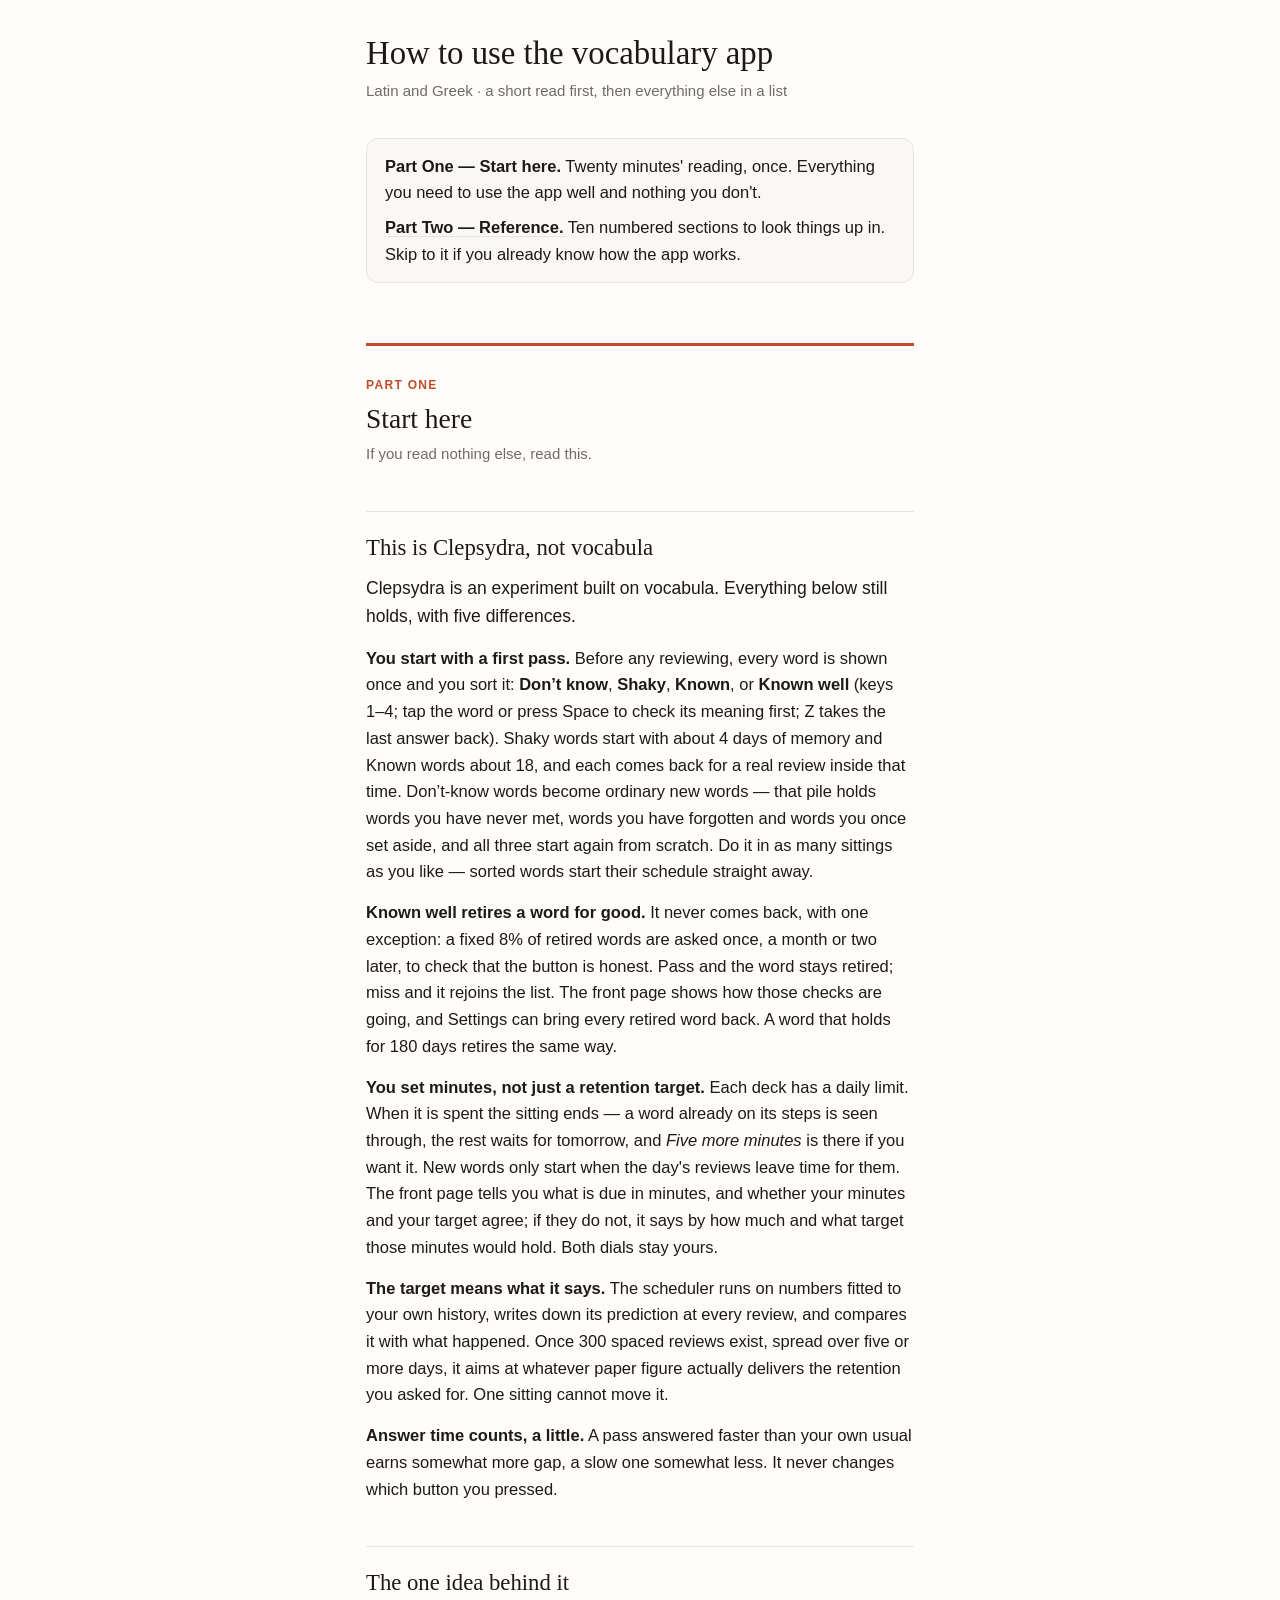
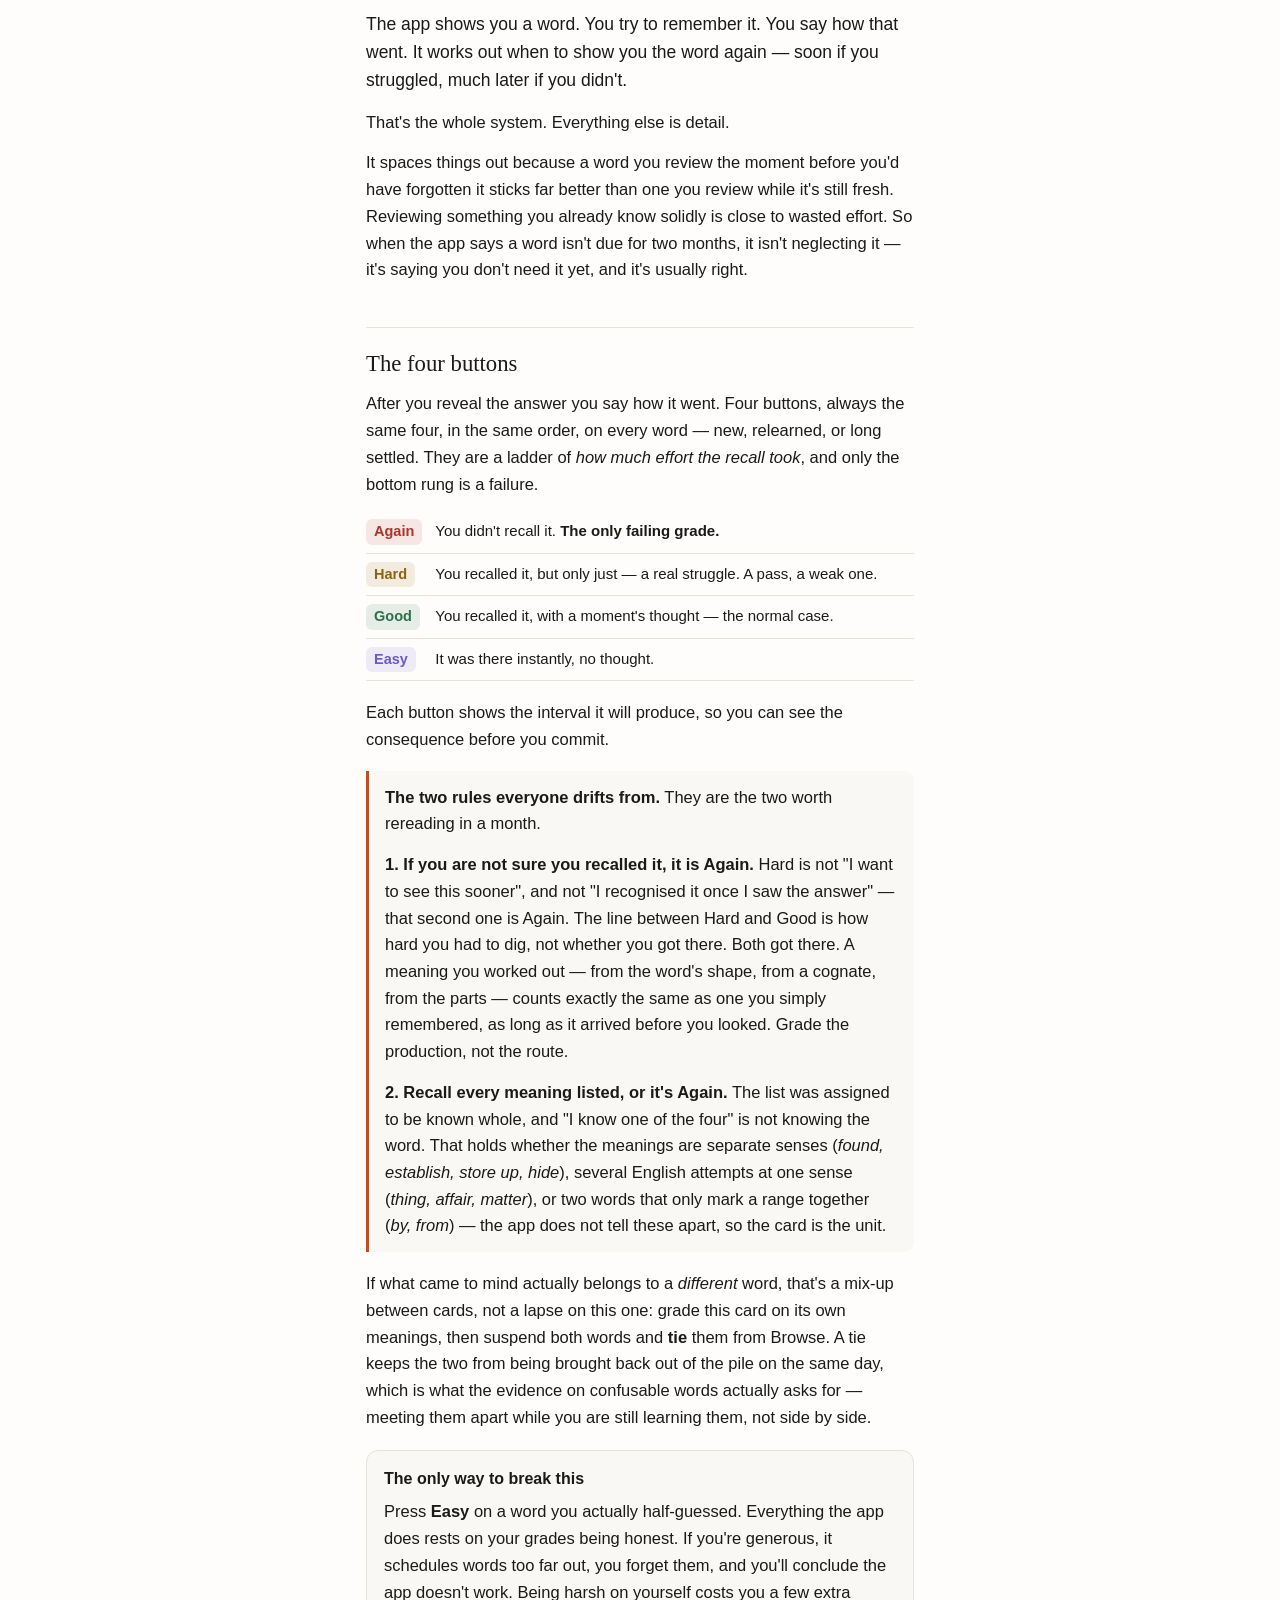
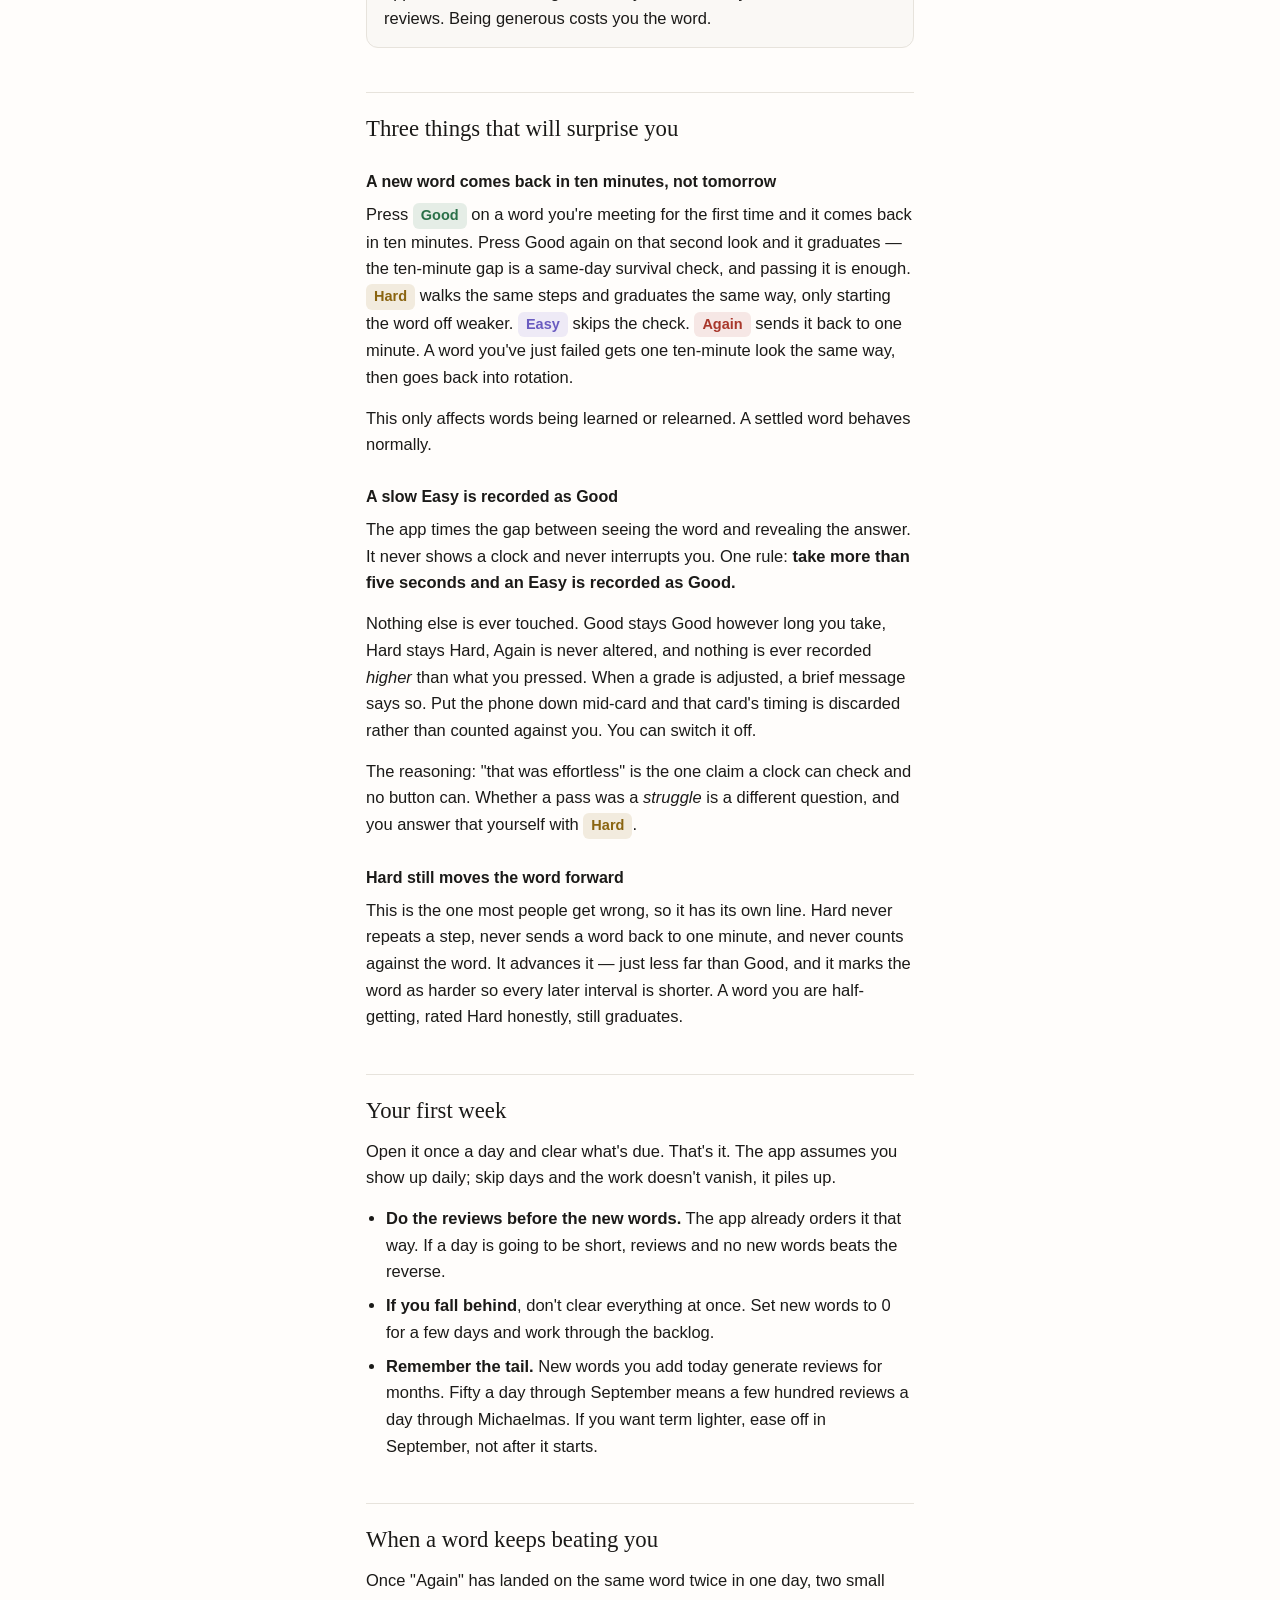
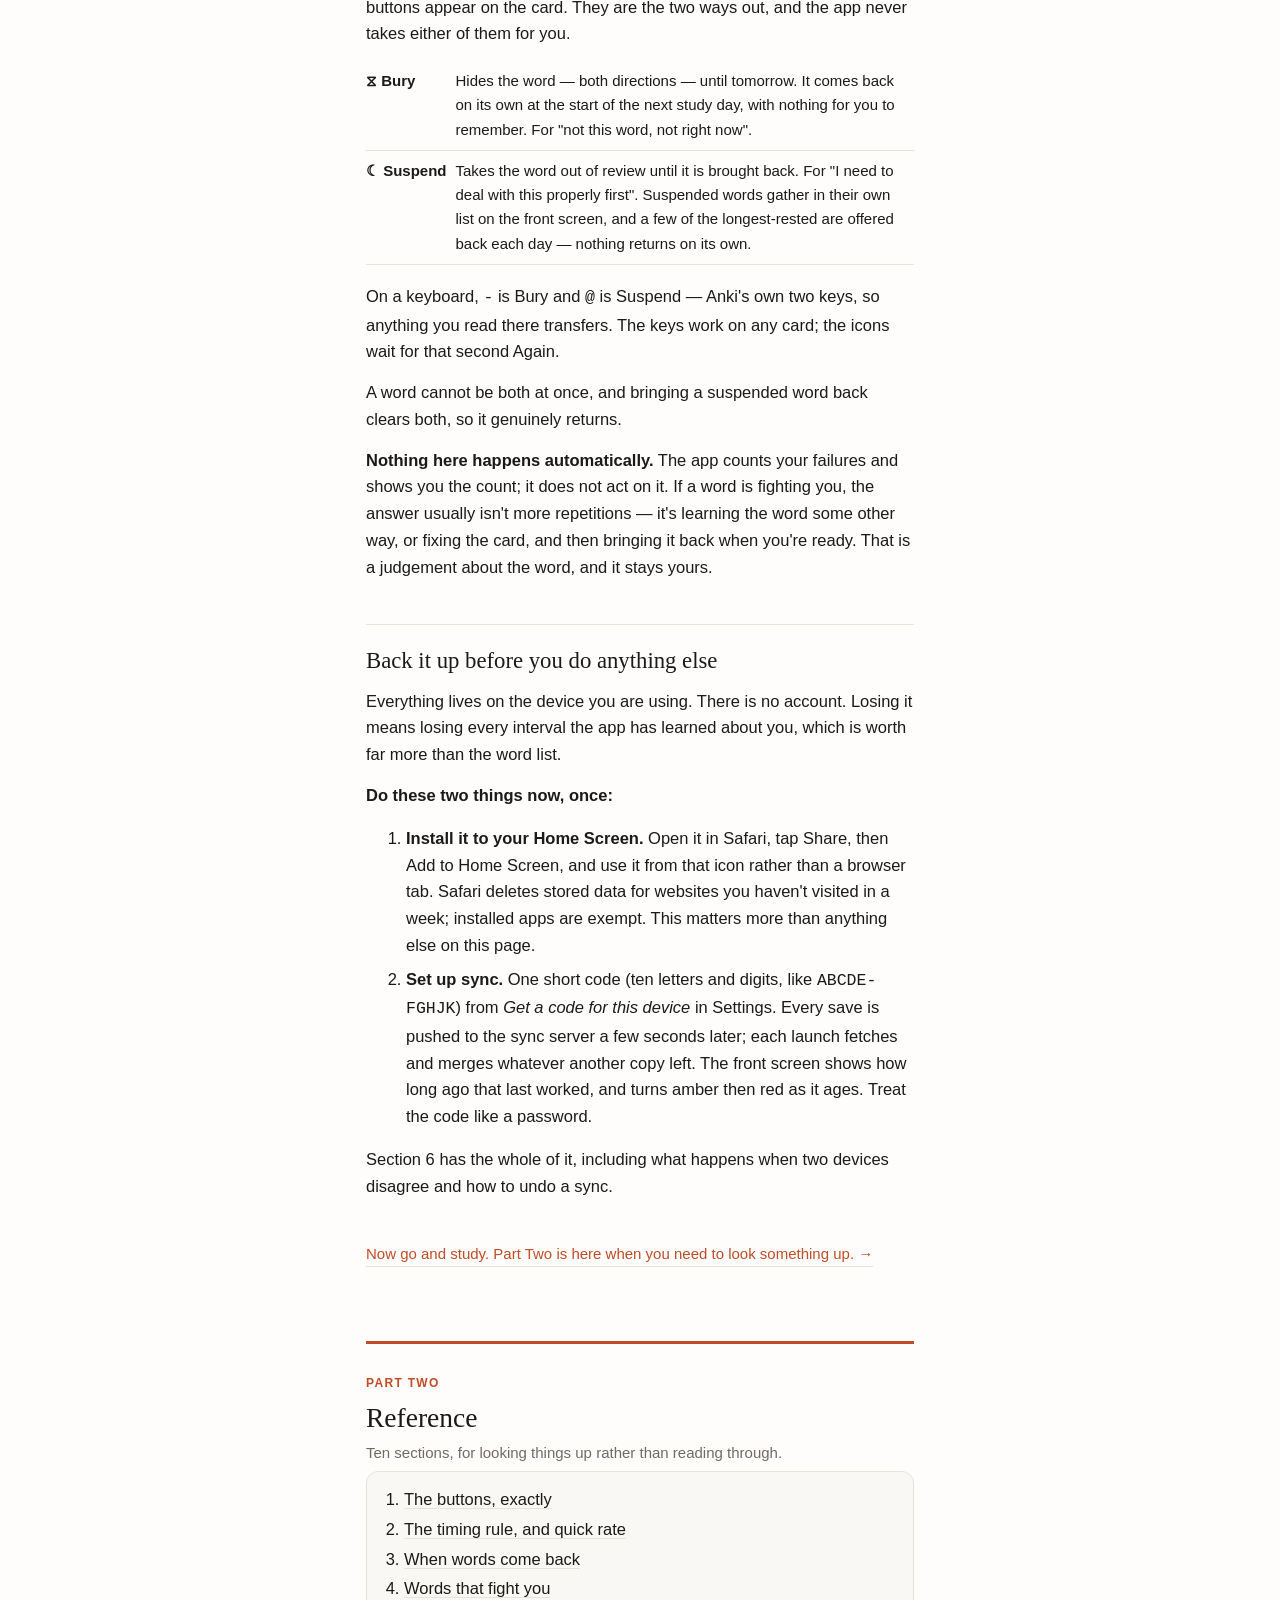
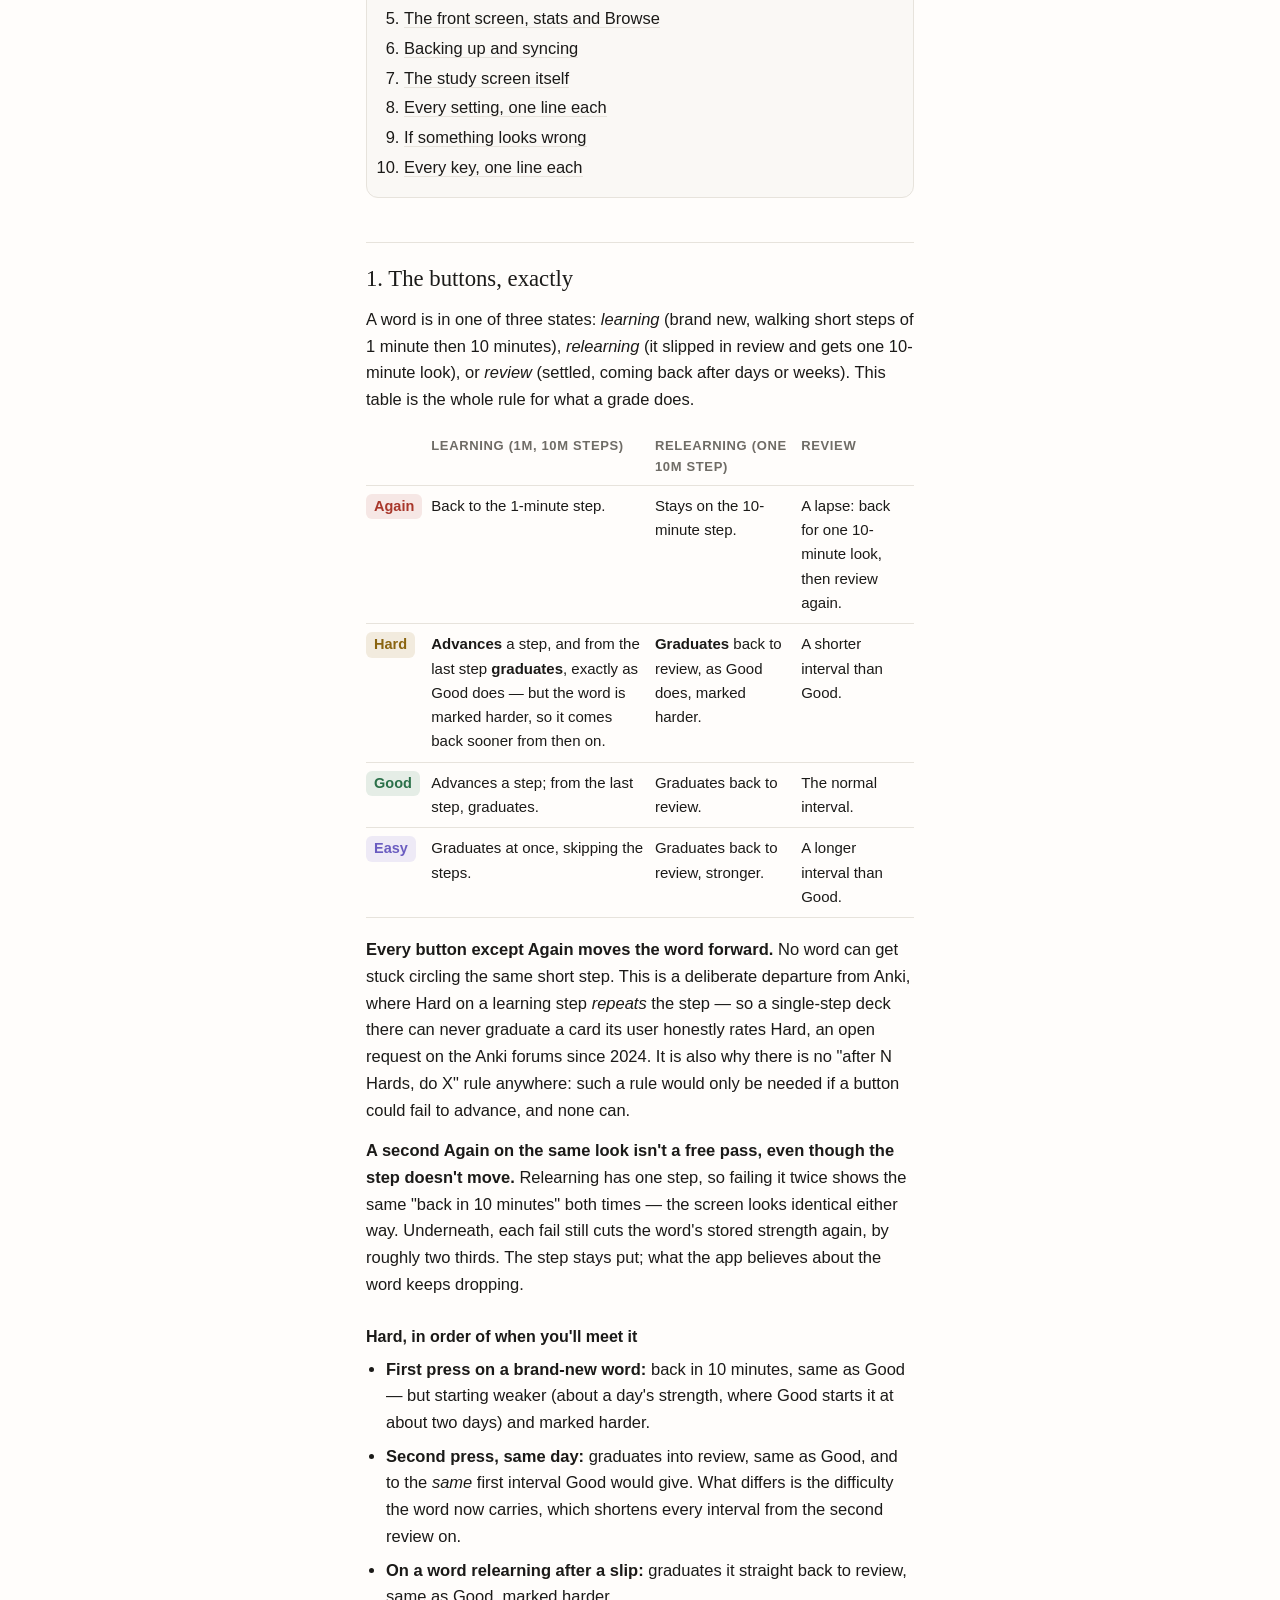
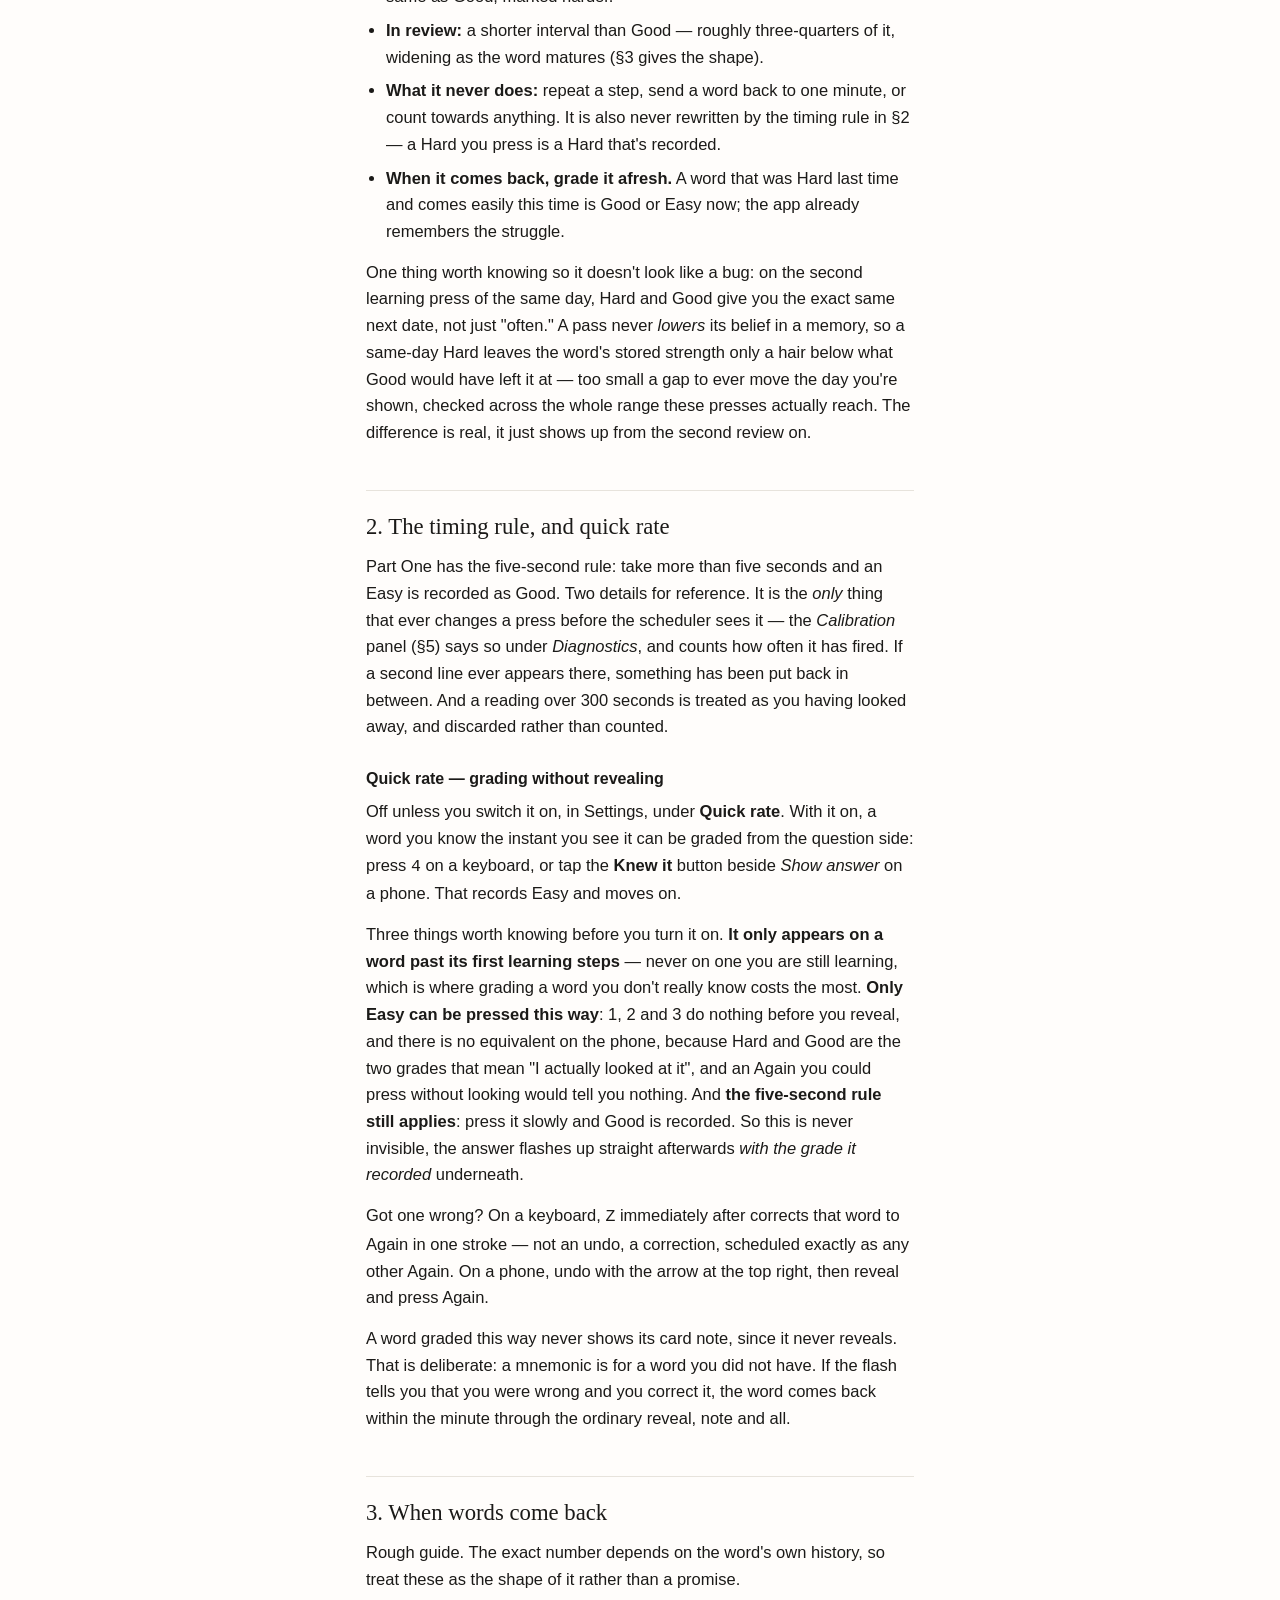
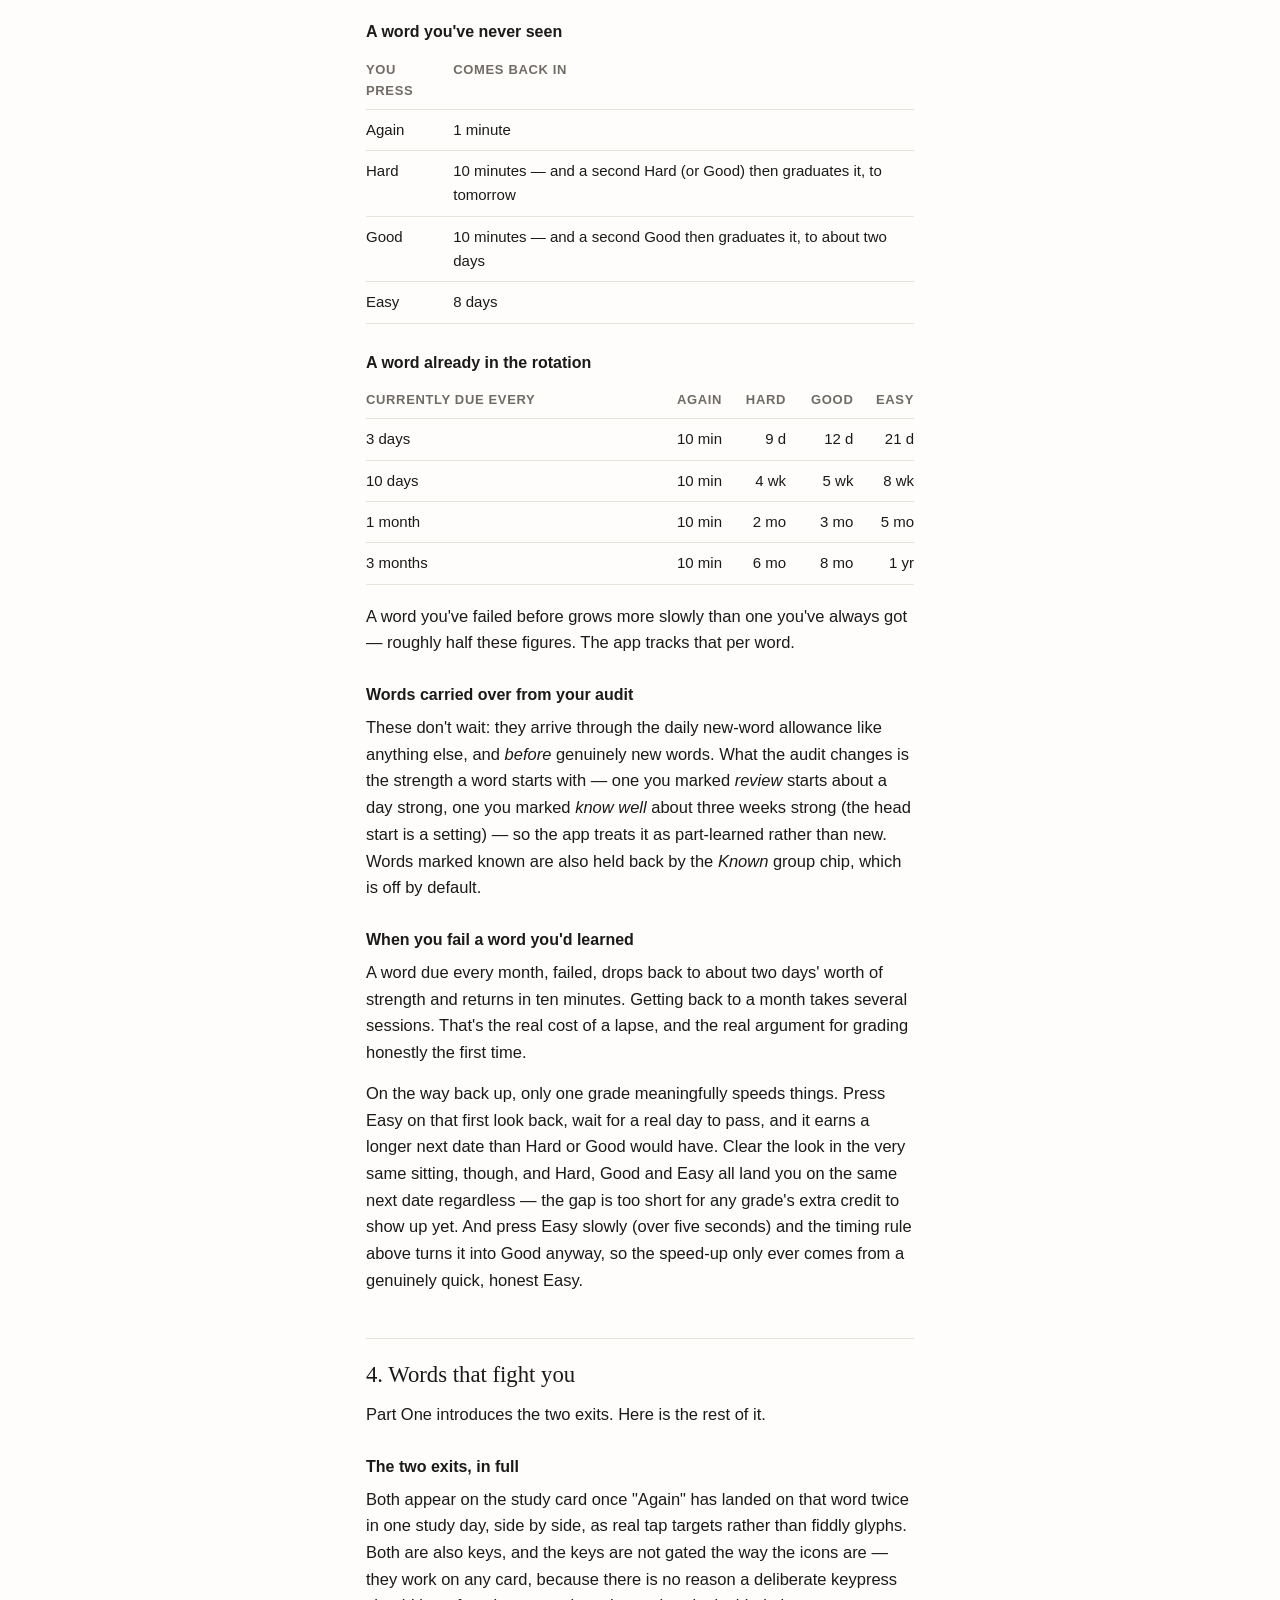
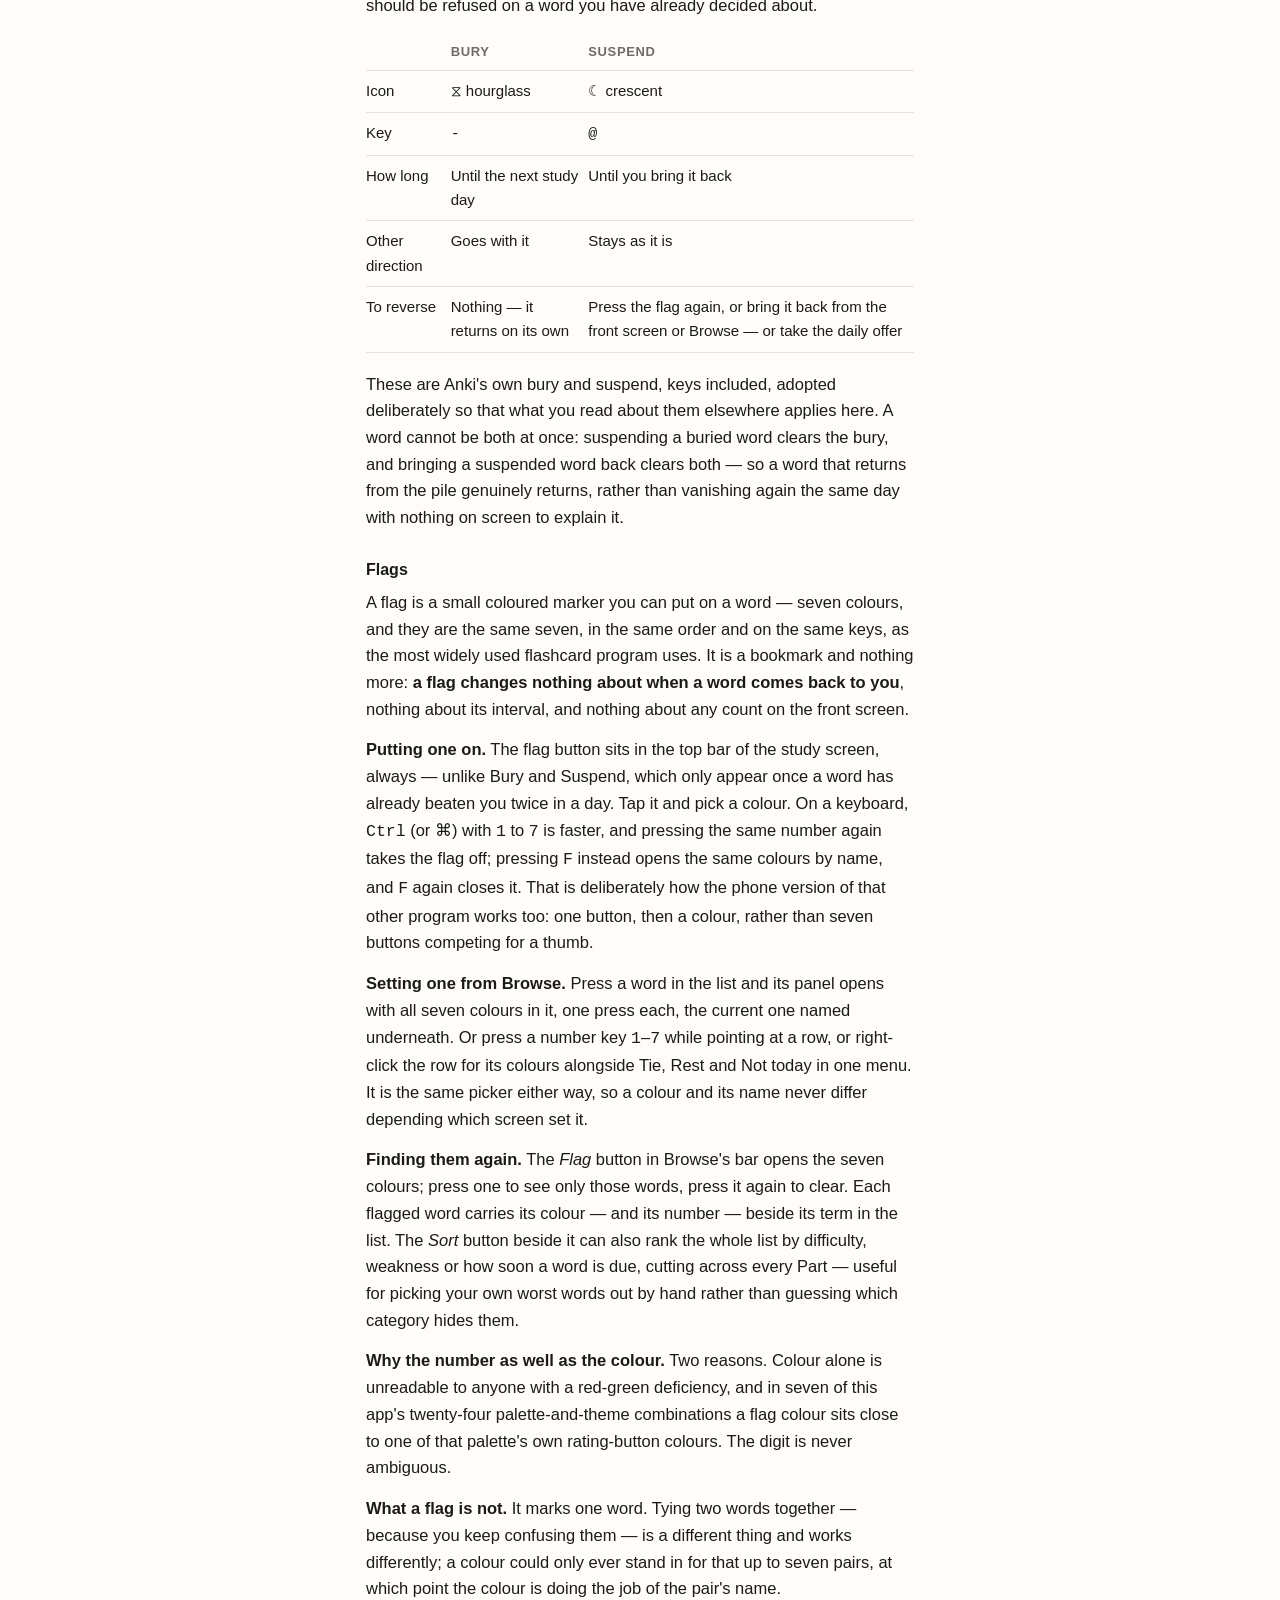
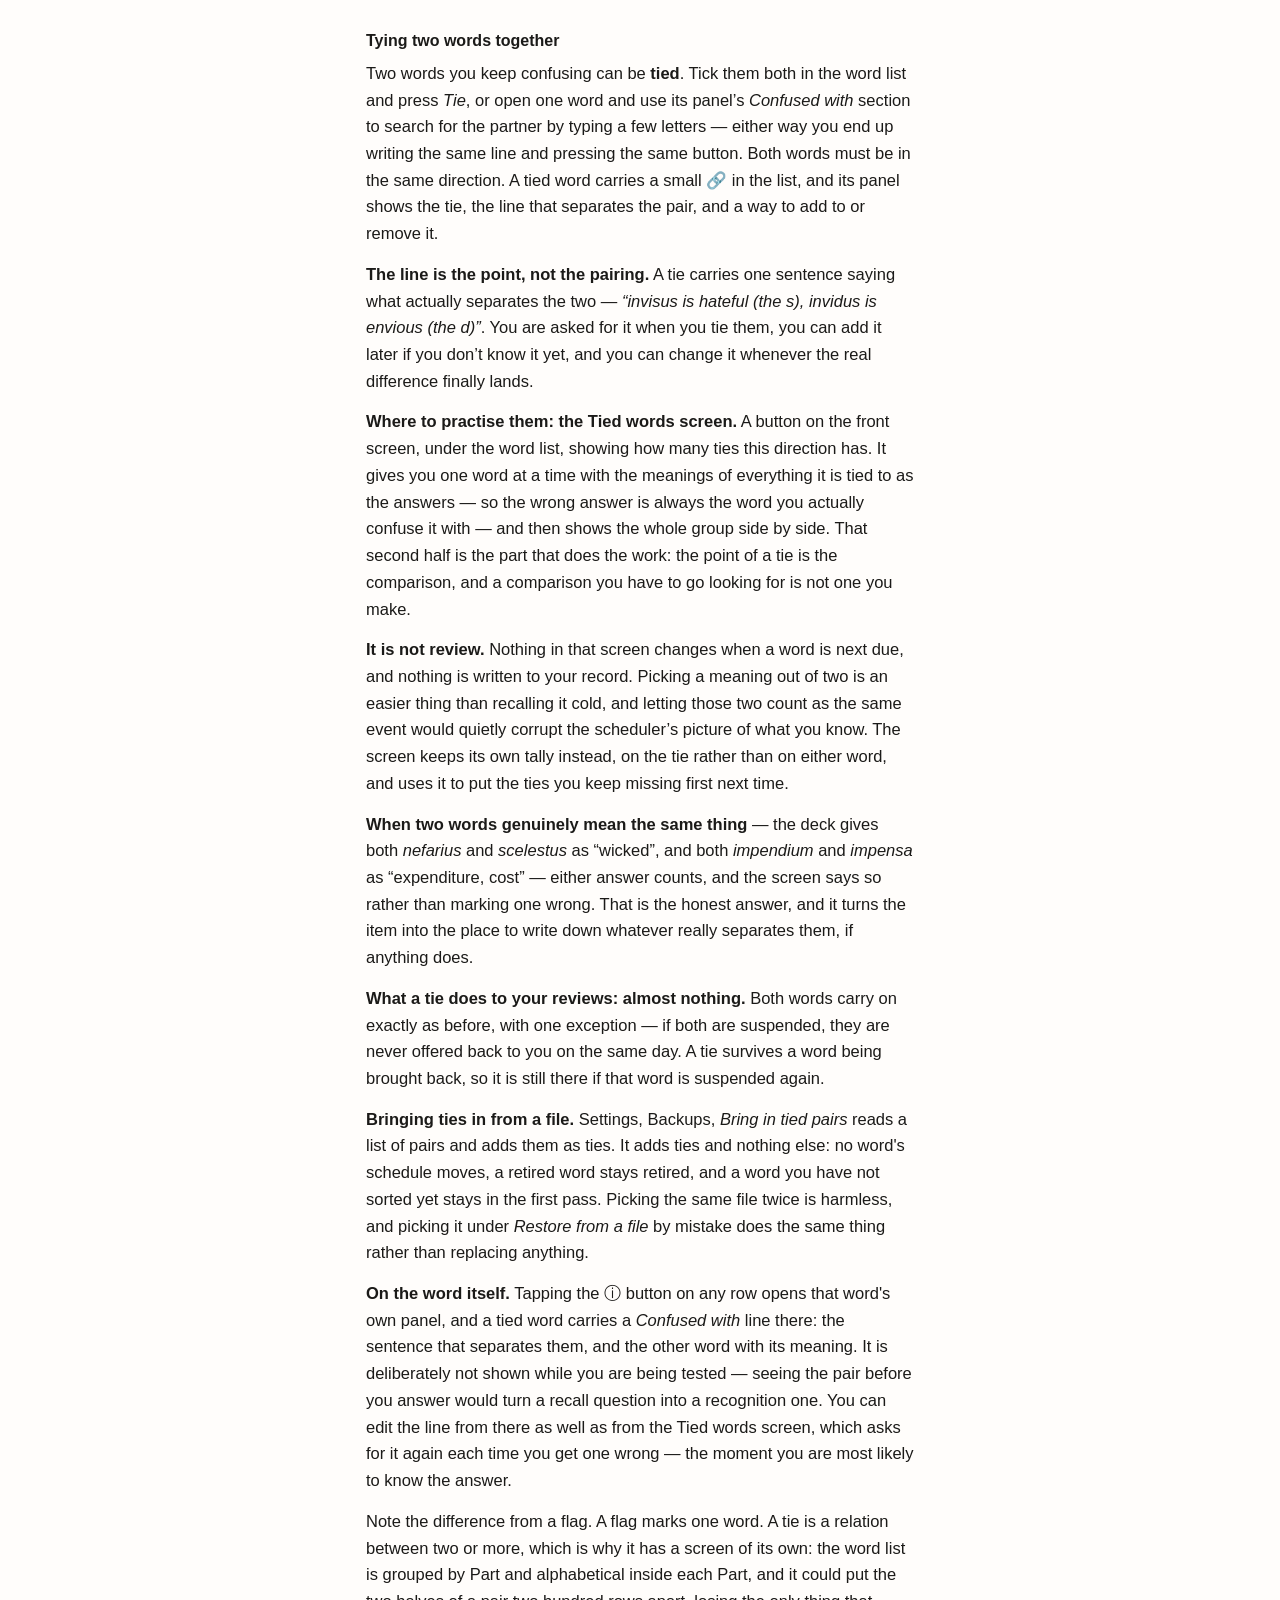
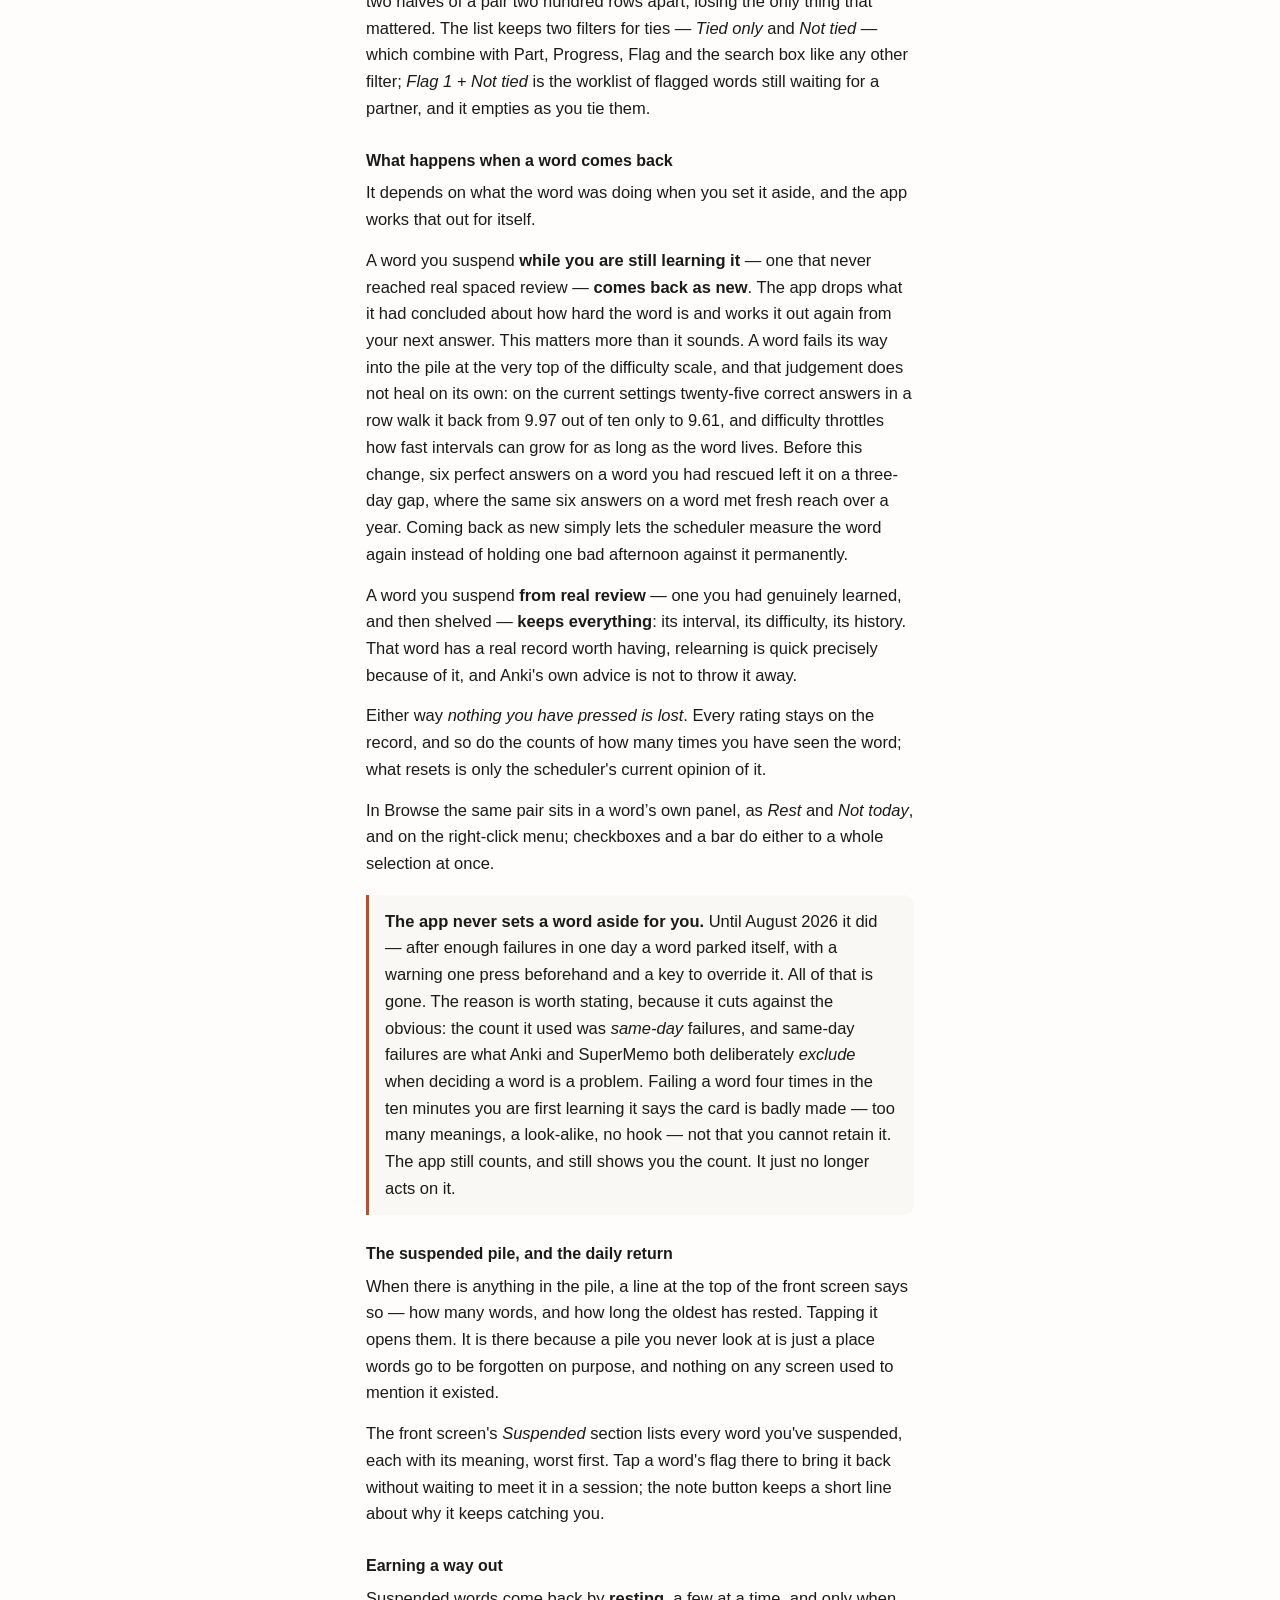
<file: manual.html>
<!DOCTYPE html>
<html lang="en">
<head>
<meta charset="utf-8">
<meta http-equiv="Content-Security-Policy" content="default-src 'none'; style-src 'unsafe-inline'; img-src 'self'; base-uri 'none'; form-action 'none'">
<meta name="viewport" content="width=device-width, initial-scale=1, viewport-fit=cover">
<title>How to use Clepsydra</title>
<style>
:root{
  --bg:#fffdfb; --ink:#1b1a18; --muted:#6f6c66; --faint:#a5a29b;
  --line:#e7e3dc; --panel:#faf8f5; --coral:#c04d26;
  --again:#a8372b; --hard:#8a6410; --good:#2b7049; --easy:#6a5cc0;
  --serif:"Palatino","Palatino Linotype","Book Antiqua",Georgia,serif;
  --sans:-apple-system,BlinkMacSystemFont,"SF Pro Text","Helvetica Neue",Arial,sans-serif;
}
@media (prefers-color-scheme: dark){
  :root{
    --bg:#0e1230; --ink:#e9ecf8; --muted:#a3abd0; --faint:#7780ab;
    --line:#2a3169; --panel:#181d47; --coral:#ff8a5c;
    --again:#ff8175; --hard:#e8b860; --good:#5ecb92; --easy:#b0a4ff;
  }
}
*{box-sizing:border-box}
html{background:var(--bg)}
body{
  margin:0 auto; padding:34px 22px 90px; max-width:37rem;
  background:var(--bg); color:var(--ink);
  font-family:var(--sans); font-size:16.5px; line-height:1.62;
  -webkit-text-size-adjust:100%;
}
h1{font-family:var(--serif); font-weight:400; font-size:2.05rem; line-height:1.2; margin:0 0 6px}
.sub{color:var(--muted); font-size:15px; margin:0 0 34px}
h2{font-family:var(--serif); font-weight:400; font-size:1.42rem; line-height:1.25;
   margin:44px 0 12px; padding-top:22px; border-top:1px solid var(--line)}
h3{font-size:1rem; font-weight:600; margin:26px 0 6px}
p{margin:0 0 14px}
ul{margin:0 0 14px; padding-left:20px}
li{margin-bottom:7px}
strong{font-weight:600}
em{font-style:italic}
.lead{font-size:17.5px}
.key{display:inline-block; padding:1px 8px; border-radius:6px; font-weight:600; font-size:14.5px}
.k-again{background:rgba(176,59,46,.11); color:var(--again)}
.k-hard{background:rgba(154,115,24,.13); color:var(--hard)}
.k-good{background:rgba(47,125,79,.12); color:var(--good)}
.k-easy{background:rgba(122,107,207,.13); color:var(--easy)}
table{width:100%; border-collapse:collapse; margin:6px 0 18px; font-size:15px}
th,td{text-align:left; padding:8px 9px 8px 0; border-bottom:1px solid var(--line); vertical-align:top}
th{font-weight:600; color:var(--muted); font-size:13px; text-transform:uppercase; letter-spacing:.05em}
/* Right-aligned, non-wrapping cells are for NUMBERS, and only for numbers.
   Until this rebuild the rule below had no `table.nums` in front of it, so it
   applied to every table on the page -- including the grade table, the settings
   list and the key lists, whose second column is a paragraph. `white-space:
   nowrap` on a paragraph makes it one line however long it is, so the document
   was 15,481px wide against a 1,265px window: every table ran off the side, and
   on a phone the whole page scrolled sideways. Scoped here, and the one genuinely
   numeric table (the interval grid) opts in. */
table.nums td:not(:first-child), table.nums th:not(:first-child){text-align:right; padding-right:0; white-space:nowrap}
td, th{overflow-wrap:break-word}
.box{background:var(--panel); border:1px solid var(--line); border-radius:12px;
     padding:15px 17px; margin:20px 0}
.box p:last-child{margin-bottom:0}
.box h3{margin-top:0}
.toc{background:var(--panel); border:1px solid var(--line); border-radius:12px; padding:14px 18px; margin-bottom:8px}
.toc ol{margin:0; padding-left:19px}
.toc li{margin-bottom:3px}
.toc a{color:var(--ink); text-decoration:none; border-bottom:1px solid var(--line)}
.term{font-family:var(--serif); font-size:1.05em}
.foot{margin-top:52px; padding-top:20px; border-top:1px solid var(--line);
      color:var(--faint); font-size:13.5px}

/* ---- the two-part split (rebuilt 2026.08.20.5, STUDY_SYSTEM.md 5.9.2) ----
   One page, two audiences. Part One is a short read for someone meeting the
   app for the first time; Part Two is a numbered reference to look things up
   in. The failure this replaces is the one Diataxis names -- a single document
   trying to teach and to serve as reference at once, doing neither. */
.partHead{margin:60px 0 6px; padding-top:30px; border-top:3px solid var(--coral)}
.partHead:first-of-type{margin-top:34px}
.partLbl{display:block; font-family:var(--sans); font-size:12px; font-weight:600;
  letter-spacing:.11em; text-transform:uppercase; color:var(--coral); margin-bottom:7px}
.partHead h2{font-size:1.72rem; margin:0; padding:0; border:none}
.partSub{color:var(--muted); font-size:15px; margin:6px 0 0}
.jump{display:inline-block; margin-top:14px; font-size:15px; color:var(--coral);
  text-decoration:none; border-bottom:1px solid var(--line)}
.rule{background:var(--panel); border-left:3px solid var(--coral); border-radius:0 10px 10px 0;
  padding:13px 16px; margin:18px 0}
.rule p:last-child{margin-bottom:0}
.rule strong:first-child{color:var(--ink)}
</style>
</head>
<body>

<h1>How to use the vocabulary app</h1>
<p class="sub">Latin and Greek · a short read first, then everything else in a list</p>

<div class="toc">
<p style="margin:0 0 8px"><strong>Part One — Start here.</strong> Twenty minutes' reading, once. Everything you need to use the app well and nothing you don't.</p>
<p style="margin:0"><strong><a href="#reference">Part Two — Reference.</a></strong> Ten numbered sections to look things up in. Skip to it if you already know how the app works.</p>
</div>

<!-- ==================== PART ONE ==================== -->

<div class="partHead">
  <span class="partLbl">Part One</span>
  <h2 id="start">Start here</h2>
  <p class="partSub">If you read nothing else, read this.</p>
</div>

<h2 id="clepsydra">This is Clepsydra, not vocabula</h2>
<p class="lead">Clepsydra is an experiment built on vocabula. Everything below still holds, with five differences.</p>
<p><b>You start with a first pass.</b> Before any reviewing, every word is shown once and you sort it: <b>Don&rsquo;t know</b>, <b>Shaky</b>, <b>Known</b>, or <b>Known well</b> (keys 1–4; tap the word or press Space to check its meaning first; Z takes the last answer back). Shaky words start with about 4 days of memory and Known words about 18, and each comes back for a real review inside that time. Don&rsquo;t-know words become ordinary new words — that pile holds words you have never met, words you have forgotten and words you once set aside, and all three start again from scratch. Do it in as many sittings as you like — sorted words start their schedule straight away.</p>
<p><b>Known well retires a word for good.</b> It never comes back, with one exception: a fixed 8% of retired words are asked once, a month or two later, to check that the button is honest. Pass and the word stays retired; miss and it rejoins the list. The front page shows how those checks are going, and Settings can bring every retired word back. A word that holds for 180 days retires the same way.</p>
<p><b>You set minutes, not just a retention target.</b> Each deck has a daily limit. When it is spent the sitting ends — a word already on its steps is seen through, the rest waits for tomorrow, and <i>Five more minutes</i> is there if you want it. New words only start when the day's reviews leave time for them. The front page tells you what is due in minutes, and whether your minutes and your target agree; if they do not, it says by how much and what target those minutes would hold. Both dials stay yours.</p>
<p><b>The target means what it says.</b> The scheduler runs on numbers fitted to your own history, writes down its prediction at every review, and compares it with what happened. Once 300 spaced reviews exist, spread over five or more days, it aims at whatever paper figure actually delivers the retention you asked for. One sitting cannot move it.</p>
<p><b>Answer time counts, a little.</b> A pass answered faster than your own usual earns somewhat more gap, a slow one somewhat less. It never changes which button you pressed.</p>

<h2 id="idea">The one idea behind it</h2>
<p class="lead">The app shows you a word. You try to remember it. You say how that went. It works out when to show you the word again — soon if you struggled, much later if you didn't.</p>
<p>That's the whole system. Everything else is detail.</p>
<p>It spaces things out because a word you review the moment before you'd have forgotten it sticks far better than one you review while it's still fresh. Reviewing something you already know solidly is close to wasted effort. So when the app says a word isn't due for two months, it isn't neglecting it — it's saying you don't need it yet, and it's usually right.</p>

<h2 id="fourbuttons">The four buttons</h2>
<p>After you reveal the answer you say how it went. Four buttons, always the same four, in the same order, on every word — new, relearned, or long settled. They are a ladder of <em>how much effort the recall took</em>, and only the bottom rung is a failure.</p>
<table>
  <tr><td><span class="key k-again">Again</span></td><td>You didn't recall it. <strong>The only failing grade.</strong></td></tr>
  <tr><td><span class="key k-hard">Hard</span></td><td>You recalled it, but only just — a real struggle. A pass, a weak one.</td></tr>
  <tr><td><span class="key k-good">Good</span></td><td>You recalled it, with a moment's thought — the normal case.</td></tr>
  <tr><td><span class="key k-easy">Easy</span></td><td>It was there instantly, no thought.</td></tr>
</table>
<p>Each button shows the interval it will produce, so you can see the consequence before you commit.</p>

<div class="rule">
<p><strong>The two rules everyone drifts from.</strong> They are the two worth rereading in a month.</p>
<p><strong>1. If you are not sure you recalled it, it is Again.</strong> Hard is not "I want to see this sooner", and not "I recognised it once I saw the answer" — that second one is Again. The line between Hard and Good is how hard you had to dig, not whether you got there. Both got there. A meaning you worked out &mdash; from the word's shape, from a cognate, from the parts &mdash; counts exactly the same as one you simply remembered, as long as it arrived before you looked. Grade the production, not the route.</p>
<p><strong>2. Recall every meaning listed, or it's Again.</strong> The list was assigned to be known whole, and "I know one of the four" is not knowing the word. That holds whether the meanings are separate senses (<em>found, establish, store up, hide</em>), several English attempts at one sense (<em>thing, affair, matter</em>), or two words that only mark a range together (<em>by, from</em>) — the app does not tell these apart, so the card is the unit.</p>
</div>

<p>If what came to mind actually belongs to a <em>different</em> word, that's a mix-up between cards, not a lapse on this one: grade this card on its own meanings, then suspend both words and <strong>tie</strong> them from Browse. A tie keeps the two from being brought back out of the pile on the same day, which is what the evidence on confusable words actually asks for — meeting them apart while you are still learning them, not side by side.</p>

<div class="box">
<h3>The only way to break this</h3>
<p>Press <strong>Easy</strong> on a word you actually half-guessed. Everything the app does rests on your grades being honest. If you're generous, it schedules words too far out, you forget them, and you'll conclude the app doesn't work. Being harsh on yourself costs you a few extra reviews. Being generous costs you the word.</p>
</div>

<h2 id="threethings">Three things that will surprise you</h2>

<h3>A new word comes back in ten minutes, not tomorrow</h3>
<p>Press <span class="key k-good">Good</span> on a word you're meeting for the first time and it comes back in ten minutes. Press Good again on that second look and it graduates — the ten-minute gap is a same-day survival check, and passing it is enough. <span class="key k-hard">Hard</span> walks the same steps and graduates the same way, only starting the word off weaker. <span class="key k-easy">Easy</span> skips the check. <span class="key k-again">Again</span> sends it back to one minute. A word you've just failed gets one ten-minute look the same way, then goes back into rotation.</p>
<p>This only affects words being learned or relearned. A settled word behaves normally.</p>

<h3>A slow Easy is recorded as Good</h3>
<p>The app times the gap between seeing the word and revealing the answer. It never shows a clock and never interrupts you. One rule: <strong>take more than five seconds and an Easy is recorded as Good.</strong></p>
<p>Nothing else is ever touched. Good stays Good however long you take, Hard stays Hard, Again is never altered, and nothing is ever recorded <em>higher</em> than what you pressed. When a grade is adjusted, a brief message says so. Put the phone down mid-card and that card's timing is discarded rather than counted against you. You can switch it off.</p>
<p>The reasoning: "that was effortless" is the one claim a clock can check and no button can. Whether a pass was a <em>struggle</em> is a different question, and you answer that yourself with <span class="key k-hard">Hard</span>.</p>

<h3>Hard still moves the word forward</h3>
<p>This is the one most people get wrong, so it has its own line. Hard never repeats a step, never sends a word back to one minute, and never counts against the word. It advances it — just less far than Good, and it marks the word as harder so every later interval is shorter. A word you are half-getting, rated Hard honestly, still graduates.</p>

<h2 id="firstweek">Your first week</h2>
<p>Open it once a day and clear what's due. That's it. The app assumes you show up daily; skip days and the work doesn't vanish, it piles up.</p>
<ul>
  <li><strong>Do the reviews before the new words.</strong> The app already orders it that way. If a day is going to be short, reviews and no new words beats the reverse.</li>
  <li><strong>If you fall behind</strong>, don't clear everything at once. Set new words to 0 for a few days and work through the backlog.</li>
  <li><strong>Remember the tail.</strong> New words you add today generate reviews for months. Fifty a day through September means a few hundred reviews a day through Michaelmas. If you want term lighter, ease off in September, not after it starts.</li>
</ul>

<h2 id="wordfights">When a word keeps beating you</h2>
<p>Once "Again" has landed on the same word twice in one day, two small buttons appear on the card. They are the two ways out, and the app never takes either of them for you.</p>
<table>
  <tr><td style="white-space:nowrap"><strong>&#10710; Bury</strong></td><td>Hides the word — both directions — until tomorrow. It comes back on its own at the start of the next study day, with nothing for you to remember. For "not this word, not right now".</td></tr>
  <tr><td style="white-space:nowrap"><strong>&#9790; Suspend</strong></td><td>Takes the word out of review until it is brought back. For "I need to deal with this properly first". Suspended words gather in their own list on the front screen, and a few of the longest-rested are offered back each day — nothing returns on its own.</td></tr>
</table>
<p>On a keyboard, <code>-</code> is Bury and <code>@</code> is Suspend — Anki's own two keys, so anything you read there transfers. The keys work on any card; the icons wait for that second Again.</p>
<p>A word cannot be both at once, and bringing a suspended word back clears both, so it genuinely returns.</p>
<p><strong>Nothing here happens automatically.</strong> The app counts your failures and shows you the count; it does not act on it. If a word is fighting you, the answer usually isn't more repetitions — it's learning the word some other way, or fixing the card, and then bringing it back when you're ready. That is a judgement about the word, and it stays yours.</p>

<h2 id="backupfirst">Back it up before you do anything else</h2>
<p>Everything lives on the device you are using. There is no account. Losing it means losing every interval the app has learned about you, which is worth far more than the word list.</p>
<p><strong>Do these two things now, once:</strong></p>
<ol>
  <li><strong>Install it to your Home Screen.</strong> Open it in Safari, tap Share, then Add to Home Screen, and use it from that icon rather than a browser tab. Safari deletes stored data for websites you haven't visited in a week; installed apps are exempt. This matters more than anything else on this page.</li>
  <li><strong>Set up sync.</strong> One short code (ten letters and digits, like <code>ABCDE-FGHJK</code>) from <em>Get a code for this device</em> in Settings. Every save is pushed to the sync server a few seconds later; each launch fetches and merges whatever another copy left. The front screen shows how long ago that last worked, and turns amber then red as it ages. Treat the code like a password.</li>
</ol>
<p>Section 6 has the whole of it, including what happens when two devices disagree and how to undo a sync.</p>
<p class="jump" style="border:none"><a class="jump" href="#reference">Now go and study. Part Two is here when you need to look something up. →</a></p>

<!-- ==================== PART TWO ==================== -->

<div class="partHead">
  <span class="partLbl">Part Two</span>
  <h2 id="reference">Reference</h2>
  <p class="partSub">Ten sections, for looking things up rather than reading through.</p>
</div>

<div class="toc">
<ol>
  <li><a href="#buttons">The buttons, exactly</a></li>
  <li><a href="#timing">The timing rule, and quick rate</a></li>
  <li><a href="#when">When words come back</a></li>
  <li><a href="#aside">Words that fight you</a></li>
  <li><a href="#front">The front screen, stats and Browse</a></li>
  <li><a href="#backup">Backing up and syncing</a></li>
  <li><a href="#screen">The study screen itself</a></li>
  <li><a href="#settings">Every setting, one line each</a></li>
  <li><a href="#wrong">If something looks wrong</a></li>
  <li><a href="#keys">Every key, one line each</a></li>
</ol>
</div>

<h2 id="buttons">1. The buttons, exactly</h2>
<p>A word is in one of three states: <em>learning</em> (brand new, walking short steps of 1 minute then 10 minutes), <em>relearning</em> (it slipped in review and gets one 10-minute look), or <em>review</em> (settled, coming back after days or weeks). This table is the whole rule for what a grade does.</p>
<table id="gradeTable">
  <tr><th></th><th>Learning (1m, 10m steps)</th><th>Relearning (one 10m step)</th><th>Review</th></tr>
  <tr><td><span class="key k-again">Again</span></td><td>Back to the 1-minute step.</td><td>Stays on the 10-minute step.</td><td>A lapse: back for one 10-minute look, then review again.</td></tr>
  <tr><td><span class="key k-hard">Hard</span></td><td><strong>Advances</strong> a step, and from the last step <strong>graduates</strong>, exactly as Good does — but the word is marked harder, so it comes back sooner from then on.</td><td><strong>Graduates</strong> back to review, as Good does, marked harder.</td><td>A shorter interval than Good.</td></tr>
  <tr><td><span class="key k-good">Good</span></td><td>Advances a step; from the last step, graduates.</td><td>Graduates back to review.</td><td>The normal interval.</td></tr>
  <tr><td><span class="key k-easy">Easy</span></td><td>Graduates at once, skipping the steps.</td><td>Graduates back to review, stronger.</td><td>A longer interval than Good.</td></tr>
</table>
<p><strong>Every button except Again moves the word forward.</strong> No word can get stuck circling the same short step. This is a deliberate departure from Anki, where Hard on a learning step <em>repeats</em> the step — so a single-step deck there can never graduate a card its user honestly rates Hard, an open request on the Anki forums since 2024. It is also why there is no "after N Hards, do X" rule anywhere: such a rule would only be needed if a button could fail to advance, and none can.</p>
<p><strong>A second Again on the same look isn't a free pass, even though the step doesn't move.</strong> Relearning has one step, so failing it twice shows the same "back in 10 minutes" both times — the screen looks identical either way. Underneath, each fail still cuts the word's stored strength again, by roughly two thirds. The step stays put; what the app believes about the word keeps dropping.</p>

<h3>Hard, in order of when you'll meet it</h3>
<ul>
  <li><strong>First press on a brand-new word:</strong> back in 10 minutes, same as Good — but starting weaker (about a day's strength, where Good starts it at about two days) and marked harder.</li>
  <li><strong>Second press, same day:</strong> graduates into review, same as Good, and to the <em>same</em> first interval Good would give. What differs is the difficulty the word now carries, which shortens every interval from the second review on.</li>
  <li><strong>On a word relearning after a slip:</strong> graduates it straight back to review, same as Good, marked harder.</li>
  <li><strong>In review:</strong> a shorter interval than Good — roughly three-quarters of it, widening as the word matures (§3 gives the shape).</li>
  <li><strong>What it never does:</strong> repeat a step, send a word back to one minute, or count towards anything. It is also never rewritten by the timing rule in §2 — a Hard you press is a Hard that's recorded.</li>
  <li><strong>When it comes back, grade it afresh.</strong> A word that was Hard last time and comes easily this time is Good or Easy now; the app already remembers the struggle.</li>
</ul>
<p>One thing worth knowing so it doesn't look like a bug: on the second learning press of the same day, Hard and Good give you the exact same next date, not just "often." A pass never <em>lowers</em> its belief in a memory, so a same-day Hard leaves the word's stored strength only a hair below what Good would have left it at — too small a gap to ever move the day you're shown, checked across the whole range these presses actually reach. The difference is real, it just shows up from the second review on.</p>

<h2 id="timing">2. The timing rule, and quick rate</h2>
<p>Part One has the five-second rule: take more than five seconds and an Easy is recorded as Good. Two details for reference. It is the <em>only</em> thing that ever changes a press before the scheduler sees it — the <em>Calibration</em> panel (§5) says so under <em>Diagnostics</em>, and counts how often it has fired. If a second line ever appears there, something has been put back in between. And a reading over 300 seconds is treated as you having looked away, and discarded rather than counted.</p>

<h3>Quick rate — grading without revealing</h3>
<p>Off unless you switch it on, in Settings, under <strong>Quick rate</strong>. With it on, a word you know the instant you see it can be graded from the question side: press <code>4</code> on a keyboard, or tap the <strong>Knew it</strong> button beside <em>Show answer</em> on a phone. That records Easy and moves on.</p>
<p>Three things worth knowing before you turn it on. <strong>It only appears on a word past its first learning steps</strong> — never on one you are still learning, which is where grading a word you don't really know costs the most. <strong>Only Easy can be pressed this way</strong>: 1, 2 and 3 do nothing before you reveal, and there is no equivalent on the phone, because Hard and Good are the two grades that mean "I actually looked at it", and an Again you could press without looking would tell you nothing. And <strong>the five-second rule still applies</strong>: press it slowly and Good is recorded. So this is never invisible, the answer flashes up straight afterwards <em>with the grade it recorded</em> underneath.</p>
<p>Got one wrong? On a keyboard, <code>Z</code> immediately after corrects that word to Again in one stroke — not an undo, a correction, scheduled exactly as any other Again. On a phone, undo with the arrow at the top right, then reveal and press Again.</p>
<p>A word graded this way never shows its card note, since it never reveals. That is deliberate: a mnemonic is for a word you did not have. If the flash tells you that you were wrong and you correct it, the word comes back within the minute through the ordinary reveal, note and all.</p>

<h2 id="when">3. When words come back</h2>
<p>Rough guide. The exact number depends on the word's own history, so treat these as the shape of it rather than a promise.</p>

<h3>A word you've never seen</h3>
<table>
  <tr><th>You press</th><th>Comes back in</th></tr>
  <tr><td>Again</td><td>1 minute</td></tr>
  <tr><td>Hard</td><td>10 minutes — and a second Hard (or Good) then graduates it, to tomorrow</td></tr>
  <tr><td>Good</td><td>10 minutes — and a second Good then graduates it, to about two days</td></tr>
  <tr><td>Easy</td><td>8 days</td></tr>
</table>

<h3>A word already in the rotation</h3>
<table class="nums">
  <tr><th>Currently due every</th><th>Again</th><th>Hard</th><th>Good</th><th>Easy</th></tr>
  <tr><td>3 days</td><td>10 min</td><td>9 d</td><td>12 d</td><td>21 d</td></tr>
  <tr><td>10 days</td><td>10 min</td><td>4 wk</td><td>5 wk</td><td>8 wk</td></tr>
  <tr><td>1 month</td><td>10 min</td><td>2 mo</td><td>3 mo</td><td>5 mo</td></tr>
  <tr><td>3 months</td><td>10 min</td><td>6 mo</td><td>8 mo</td><td>1 yr</td></tr>
</table>
<p>A word you've failed before grows more slowly than one you've always got — roughly half these figures. The app tracks that per word.</p>

<h3>Words carried over from your audit</h3>
<p>These don't wait: they arrive through the daily new-word allowance like anything else, and <em>before</em> genuinely new words. What the audit changes is the strength a word starts with — one you marked <em>review</em> starts about a day strong, one you marked <em>know well</em> about three weeks strong (the head start is a setting) — so the app treats it as part-learned rather than new. Words marked known are also held back by the <em>Known</em> group chip, which is off by default.</p>

<h3>When you fail a word you'd learned</h3>
<p>A word due every month, failed, drops back to about two days' worth of strength and returns in ten minutes. Getting back to a month takes several sessions. That's the real cost of a lapse, and the real argument for grading honestly the first time.</p>
<p>On the way back up, only one grade meaningfully speeds things. Press Easy on that first look back, wait for a real day to pass, and it earns a longer next date than Hard or Good would have. Clear the look in the very same sitting, though, and Hard, Good and Easy all land you on the same next date regardless — the gap is too short for any grade's extra credit to show up yet. And press Easy slowly (over five seconds) and the timing rule above turns it into Good anyway, so the speed-up only ever comes from a genuinely quick, honest Easy.</p>

<h2 id="aside">4. Words that fight you</h2>
<p>Part One introduces the two exits. Here is the rest of it.</p>

<h3>The two exits, in full</h3>
<p>Both appear on the study card once "Again" has landed on that word twice in one study day, side by side, as real tap targets rather than fiddly glyphs. Both are also keys, and the keys are not gated the way the icons are — they work on any card, because there is no reason a deliberate keypress should be refused on a word you have already decided about.</p>
<table>
  <tr><th></th><th>Bury</th><th>Suspend</th></tr>
  <tr><td>Icon</td><td>&#10710; hourglass</td><td>&#9790; crescent</td></tr>
  <tr><td>Key</td><td><code>-</code></td><td><code>@</code></td></tr>
  <tr><td>How long</td><td>Until the next study day</td><td>Until you bring it back</td></tr>
  <tr><td>Other direction</td><td>Goes with it</td><td>Stays as it is</td></tr>
  <tr><td>To reverse</td><td>Nothing — it returns on its own</td><td>Press the flag again, or bring it back from the front screen or Browse — or take the daily offer</td></tr>
</table>
<p>These are Anki's own bury and suspend, keys included, adopted deliberately so that what you read about them elsewhere applies here. A word cannot be both at once: suspending a buried word clears the bury, and bringing a suspended word back clears both — so a word that returns from the pile genuinely returns, rather than vanishing again the same day with nothing on screen to explain it.</p>

<h3>Flags</h3>
<p>A flag is a small coloured marker you can put on a word — seven colours, and they are the same seven, in the same order and on the same keys, as the most widely used flashcard program uses. It is a bookmark and nothing more: <strong>a flag changes nothing about when a word comes back to you</strong>, nothing about its interval, and nothing about any count on the front screen.</p>
<p><strong>Putting one on.</strong> The flag button sits in the top bar of the study screen, always — unlike Bury and Suspend, which only appear once a word has already beaten you twice in a day. Tap it and pick a colour. On a keyboard, <code>Ctrl</code> (or <code>&#8984;</code>) with <code>1</code> to <code>7</code> is faster, and pressing the same number again takes the flag off; pressing <code>F</code> instead opens the same colours by name, and <code>F</code> again closes it. That is deliberately how the phone version of that other program works too: one button, then a colour, rather than seven buttons competing for a thumb.</p>
<p><strong>Setting one from Browse.</strong> Press a word in the list and its panel opens with all seven colours in it, one press each, the current one named underneath. Or press a number key <code>1</code>&ndash;<code>7</code> while pointing at a row, or right-click the row for its colours alongside Tie, Rest and Not today in one menu. It is the same picker either way, so a colour and its name never differ depending which screen set it.</p>
<p><strong>Finding them again.</strong> The <em>Flag</em> button in Browse's bar opens the seven colours; press one to see only those words, press it again to clear. Each flagged word carries its colour — and its number — beside its term in the list. The <em>Sort</em> button beside it can also rank the whole list by difficulty, weakness or how soon a word is due, cutting across every Part — useful for picking your own worst words out by hand rather than guessing which category hides them.</p>
<p><strong>Why the number as well as the colour.</strong> Two reasons. Colour alone is unreadable to anyone with a red-green deficiency, and in seven of this app's twenty-four palette-and-theme combinations a flag colour sits close to one of that palette's own rating-button colours. The digit is never ambiguous.</p>
<p><strong>What a flag is not.</strong> It marks one word. Tying two words together — because you keep confusing them — is a different thing and works differently; a colour could only ever stand in for that up to seven pairs, at which point the colour is doing the job of the pair's name.</p>

<h3>Tying two words together</h3>
<p>Two words you keep confusing can be <strong>tied</strong>. Tick them both in the word list and press <em>Tie</em>, or open one word and use its panel&rsquo;s <em>Confused with</em> section to search for the partner by typing a few letters — either way you end up writing the same line and pressing the same button. Both words must be in the same direction. A tied word carries a small &#128279; in the list, and its panel shows the tie, the line that separates the pair, and a way to add to or remove it.</p>
<p><strong>The line is the point, not the pairing.</strong> A tie carries one sentence saying what actually separates the two &mdash; <em>&ldquo;invisus is hateful (the s), invidus is envious (the d)&rdquo;</em>. You are asked for it when you tie them, you can add it later if you don&rsquo;t know it yet, and you can change it whenever the real difference finally lands.</p>
<p><strong>Where to practise them: the Tied words screen.</strong> A button on the front screen, under the word list, showing how many ties this direction has. It gives you one word at a time with the meanings of everything it is tied to as the answers &mdash; so the wrong answer is always the word you actually confuse it with &mdash; and then shows the whole group side by side. That second half is the part that does the work: the point of a tie is the comparison, and a comparison you have to go looking for is not one you make.</p>
<p><strong>It is not review.</strong> Nothing in that screen changes when a word is next due, and nothing is written to your record. Picking a meaning out of two is an easier thing than recalling it cold, and letting those two count as the same event would quietly corrupt the scheduler&rsquo;s picture of what you know. The screen keeps its own tally instead, on the tie rather than on either word, and uses it to put the ties you keep missing first next time.</p>
<p><strong>When two words genuinely mean the same thing</strong> &mdash; the deck gives both <em>nefarius</em> and <em>scelestus</em> as &ldquo;wicked&rdquo;, and both <em>impendium</em> and <em>impensa</em> as &ldquo;expenditure, cost&rdquo; &mdash; either answer counts, and the screen says so rather than marking one wrong. That is the honest answer, and it turns the item into the place to write down whatever really separates them, if anything does.</p>
<p><strong>What a tie does to your reviews: almost nothing.</strong> Both words carry on exactly as before, with one exception &mdash; if both are suspended, they are never offered back to you on the same day. A tie survives a word being brought back, so it is still there if that word is suspended again.</p>
<p><strong>Bringing ties in from a file.</strong> Settings, Backups, <em>Bring in tied pairs</em> reads a list of pairs and adds them as ties. It adds ties and nothing else: no word's schedule moves, a retired word stays retired, and a word you have not sorted yet stays in the first pass. Picking the same file twice is harmless, and picking it under <em>Restore from a file</em> by mistake does the same thing rather than replacing anything.</p>
<p><strong>On the word itself.</strong> Tapping the ⓘ button on any row opens that word's own panel, and a tied word carries a <em>Confused with</em> line there: the sentence that separates them, and the other word with its meaning. It is deliberately not shown while you are being tested &mdash; seeing the pair before you answer would turn a recall question into a recognition one. You can edit the line from there as well as from the Tied words screen, which asks for it again each time you get one wrong &mdash; the moment you are most likely to know the answer.</p>
<p>Note the difference from a flag. A flag marks one word. A tie is a relation between two or more, which is why it has a screen of its own: the word list is grouped by Part and alphabetical inside each Part, and it could put the two halves of a pair two hundred rows apart, losing the only thing that mattered. The list keeps two filters for ties &mdash; <em>Tied only</em> and <em>Not tied</em> &mdash; which combine with Part, Progress, Flag and the search box like any other filter; <em>Flag&nbsp;1 + Not tied</em> is the worklist of flagged words still waiting for a partner, and it empties as you tie them.</p>

<h3>What happens when a word comes back</h3>
<p>It depends on what the word was doing when you set it aside, and the app works that out for itself.</p>
<p>A word you suspend <strong>while you are still learning it</strong> — one that never reached real spaced review — <strong>comes back as new</strong>. The app drops what it had concluded about how hard the word is and works it out again from your next answer. This matters more than it sounds. A word fails its way into the pile at the very top of the difficulty scale, and that judgement does not heal on its own: on the current settings twenty-five correct answers in a row walk it back from 9.97 out of ten only to 9.61, and difficulty throttles how fast intervals can grow for as long as the word lives. Before this change, six perfect answers on a word you had rescued left it on a three-day gap, where the same six answers on a word met fresh reach over a year. Coming back as new simply lets the scheduler measure the word again instead of holding one bad afternoon against it permanently.</p>
<p>A word you suspend <strong>from real review</strong> — one you had genuinely learned, and then shelved — <strong>keeps everything</strong>: its interval, its difficulty, its history. That word has a real record worth having, relearning is quick precisely because of it, and Anki's own advice is not to throw it away.</p>
<p>Either way <em>nothing you have pressed is lost</em>. Every rating stays on the record, and so do the counts of how many times you have seen the word; what resets is only the scheduler's current opinion of it.</p>
<p>In Browse the same pair sits in a word&rsquo;s own panel, as <em>Rest</em> and <em>Not today</em>, and on the right-click menu; checkboxes and a bar do either to a whole selection at once.</p>

<div class="rule">
<p><strong>The app never sets a word aside for you.</strong> Until August 2026 it did — after enough failures in one day a word parked itself, with a warning one press beforehand and a key to override it. All of that is gone. The reason is worth stating, because it cuts against the obvious: the count it used was <em>same-day</em> failures, and same-day failures are what Anki and SuperMemo both deliberately <em>exclude</em> when deciding a word is a problem. Failing a word four times in the ten minutes you are first learning it says the card is badly made — too many meanings, a look-alike, no hook — not that you cannot retain it. The app still counts, and still shows you the count. It just no longer acts on it.</p>
</div>

<h3>The suspended pile, and the daily return</h3>
<p>When there is anything in the pile, a line at the top of the front screen says so — how many words, and how long the oldest has rested. Tapping it opens them. It is there because a pile you never look at is just a place words go to be forgotten on purpose, and nothing on any screen used to mention it existed.</p>
<p>The front screen's <em>Suspended</em> section lists every word you've suspended, each with its meaning, worst first. Tap a word's flag there to bring it back without waiting to meet it in a session; the note button keeps a short line about why it keeps catching you.</p>

<h3>Earning a way out</h3>
<p>Suspended words come back by <strong>resting</strong>, a few at a time, and only when you say so.</p>
<p>Each day the app looks at the pile, takes the words that have rested longest, and offers them on that same front-screen line: <em>Bring back 3 words →</em>. Tap it and they rejoin ordinary review with the ordinary buttons — a word suspended while it was still being learnt comes back as new and joins the day's learning list; one suspended from real review keeps its history. Nothing else happens, and nothing happens without the tap — but nothing stops you tapping more than once: once the button reappears, it is offering another batch the same size, not repeating the first. That is also the whole difference between the two exits: <strong>Bury</strong> returns a card by itself tomorrow, and <strong>Suspend</strong> never returns one on its own, which is what makes it a place to park a word indefinitely.</p>
<p>How many at a time is a slider in Settings, 0 to 20, starting at five — not a total for the day, just the size of one release. <strong>They are paid for out of your new-words allowance rather than added on top</strong>: bringing back five words is five fewer new ones that day, so your total workload never moves, and once that allowance is spent for the day the pile simply waits, however many taps it's had. Setting it to 0 switches the offer off entirely and leaves the pile where it is.</p>
<p><strong>Which words, in what order.</strong> A fresh draw each day, and deliberately not by how long a word has rested. Words are introduced in deck order, so they fail in roughly deck order too — which means "longest rested" is very nearly "earliest in the deck", and serving the pile that way hands you back the exact cohort that failed together the first time. Measured on your own decks, a batch of five picked longest-rested-first is 95% (Latin) or 98% (Greek) same-Part and carries five to eleven times the look-alike collisions of a random draw. So the order is a fresh pseudo-random one every day. It is fixed within the day — the line names the same words however often you look at it — it is different tomorrow, so no word can be permanently last, a word suspended today competes from its first day rather than queueing behind everything already waiting, and any two devices holding the same pile work it out identically without syncing anything.</p>
<p><strong>Tied words are never offered back on the same day.</strong> Meeting confusable words side by side while you are still learning them measures worse than meeting them apart, so a tie holds its partner back a day rather than delivering both at once. A tie survives a word coming back, so it is still there if that word is suspended again — it is your own knowledge about two words, not a property of one stay in the pile.</p>
<p>That is the opposite of what the Tied words screen does, and deliberately so. The evidence splits on <em>when</em>: putting confusable words together while you are still learning them slows both down, and putting them together once you already know each one separately is the only thing that builds the distinction. Ordinary review cannot tell those two states apart, so it keeps them away from each other; the Tied words screen is where you ask for the comparison on purpose, once the words are past that stage.</p>
<p>If a returned word fails again, suspend it again. It goes to the back of the queue with a fresh rest clock, so the next gap is longer than the last — and the <em>Suspended</em> panel in Stats reports how many returns actually stuck, which is the number that says whether five at a time is too fast.</p>
<div class="note"><p><strong>What was here before.</strong> Until August 2026 the pile had a Drill screen of its own: fixed groups, a typed round, a self-graded flashcard round, a matching round for look-alike words, and a rule that let a word out after three clean days. It was removed in full. The matching round passed words by process of elimination — the last pair in any group is forced, so it could never be wrong — and roughly nine in ten of the pairs it built were words that merely shared a declension ending rather than words anyone confuses. More to the point it was a second graded system, with its own vocabulary, sitting outside the scheduler and deciding on its own evidence when a word could return. What replaced it does the one thing the scheduler genuinely cannot do by itself, and nothing else.</p></div>

<h2 id="front">5. The front screen, stats and Browse</h2>
<p>The front screen is for starting. It fits one screen on a phone and spreads into three columns on a laptop.</p>
<ul>
  <li><strong>Today</strong> — a water-clock. Filled is minutes of review done today, hatched is minutes still due, the brim is your daily limit, and the figures beside it say the same in numbers. The limit itself is set in Settings, not here.</li>
  <li><strong>Start</strong> — says what is due in minutes, or how many new words are ready when nothing is due. <strong>Tied</strong> sits beside it once you have tied words to practise.</li>
  <li><strong>Direction</strong> — Latin to English, or English to Latin, each with what is waiting. Reverse words arrive as ordinary new words.</li>
  <li><strong>First pass</strong> — one bar in four colours (known well, known, shaky, don&rsquo;t know) and the time left at your pace. Tap it to carry on sorting. It disappears when every word is sorted.</li>
  <li><strong>Four trends</strong> — minutes a day, retention delivered (spaced reviews passed over a trailing week; it waits for ten of them), words in rotation, and the week ahead in minutes.</li>
  <li><strong>Five weeks of days</strong> — coloured by minutes against your limit, first pass included. Every day opens: minutes, reviews, how many passed, new words, where the time went and when you studied. It is a sheet on a phone and a panel beside the calendar on a laptop; the arrow keys step through days.</li>
  <li><strong>Word list</strong> — at the foot.</li>
</ul>
<p>There is no part selector: every part always counts toward what is due.</p>

<h3>The stats page</h3>
<p>The grid icon, top left. Four tabs across the top, each answering one kind of question; inside a tab the page simply scrolls, and nothing is folded away. Each tab opens with a picture and one-line figures, and the full tables follow.</p>
<ul>
  <li><strong>Time</strong> — predicted against actual minutes, what a review and a new word cost you, what each retention target would cost a day against your limit, the time it takes to learn a word, and the learning-cost tables.</li>
  <li><strong>Retention</strong> — what you asked for against what was delivered, the figure the scheduler aims at on paper to land there, how the scheduler's bets came out by interval, what a fast Good earns, and whether the reverse direction is proving harder than the forward one.</li>
  <li><strong>Deck</strong> — where every word stands (retired words are their own colour), the first-pass piles and what each starts a word at, what you would score on the words sorted so far, the parts, retired words and the spot check, tied words, and suspended words while there are any.</li>
  <li><strong>Days</strong> — the full calendar, streaks and daily averages. Its days are coloured the same way as the front screen&rsquo;s: by minutes against your limit, with a pale day for one that fell short.</li>
</ul>
<p><strong>The longer view.</strong> Each tab also carries charts of where things are heading and where they have been: minutes due day by day up to the test against your limit (counting the new words you are opening), the standing load your deck commits you to, what your worst words cost, and when you study; what the scheduler predicted against what happened, whether recall sags as a sitting goes on, and whether your grading is drifting; words held over time, how long your words last, and the twenty most fragile; words gained and lost, and pass rate by hour. Each says what it is waiting for until it has enough to go on.</p>
<p>On a laptop a tab is three columns &mdash; now, the tables, the longer view &mdash; and each scrolls on its own, so the page stays put. On a phone a row of chips under the tabs jumps to each chart, and no chart is taller than the screen. On a screen wider than a 14-inch MacBook the whole app is drawn larger in proportion.</p>
<p>The sections below describe the tables inside those tabs.</p>
<ul>
  <li><strong>Where you stand</strong> — the same stages as the front screen, as one bar: still to meet, in short-term steps, settling (under three weeks), holding (three weeks or more), and suspended, in proportion to the whole list.</li>
  <li><strong>Calibration</strong> — is the scheduler keeping its promise? Every review is a small bet: it sends a word away for a stretch and predicts you'll still know it. This is how those bets came out, measured from your own ratings, over all time or the last 30 or 14 days. <em>By the interval you were given</em>: for words sent away 1–6, 7–13, 14–20, 21–29, 30–44 and 45-plus study days, how often you still knew them — each bar against the mark of your own target retention, amber where it falls short. <em>By the button you pressed</em>: for Hard, Good and Easy, how often the word was still known next time; Again never sets an interval, so it has nothing to test and says so. Read the rows against each other — if Hard passes about as often as Good, your Hard means Good; if Easy passes no more often than Good, the longer interval Easy buys is not being earned. Two honesty rules, deliberately: a bucket nothing has reached yet reads "not enough history yet" rather than 0% or an empty bar, and under twenty reviews the raw count is shown instead of a percentage. Under <em>Diagnostics</em>, folded away: the one rule that changes what you pressed (§2) and how often it has fired, and a note that it is the only one; how you've been pressing, week by week — Easy should not outnumber Good; recall by whether you reviewed on time, early, late or very late; recall by the time of day you rated, since grading late at night is both the most tired and the least reliable data the model gets; the share of same-day repeats, the lapse rate, your median time to recall; and how much of that timed group revealed the answer in under three-tenths of a second — too fast to have actually tried recalling first, worth reading against the median just before it.</li>
  <li><strong>By part</strong> — a small box for every word, grouped by part, coloured as the <em>Where you stand</em> bar. Greek has no parts, so this is one block.</li>
  <li><strong>Suspended</strong> — how the pile is behaving: how many words are in it and how long the longest-rested has waited; how many carry a note and how many are in for a second time; how many taps it would take to clear at the current batch size, and how much of today's offer is still available; how the pile has moved over the last fortnight, newly suspended against brought back; and — the figure the rest is really for — what share of returned words stuck rather than being suspended all over again.</li>
</ul>

<h3>Browsing the full list</h3>
<p>"Browse the full list" opens every word in the deck at once, in either direction, grouped by part and alphabetised within each. A search box narrows it — matched against <em>both</em> sides of every card, so a Latin or Greek word finds its row from the English direction and an English gloss finds it from the other; accents, breathings and macrons are ignored, and a final sigma matches a middle one.</p>
<p>In the Greek deck the box types Greek from an ordinary Latin keyboard, on the Hoplite scheme: <code>a</code> gives α, <code>u</code> θ, <code>j</code> ξ, <code>c</code> ψ, <code>v</code> ω, <code>w</code> final ς, and <code>1</code>–<code>9</code> add a rough breathing, smooth breathing, acute, grave, circumflex, macron, breve, iota subscript or diaeresis to the letter just typed (press again to remove). The αβγ/abc button switches that off for typing English; a real Greek keyboard is left alone either way.</p>
<p>A bar across the top holds the filters, the same on a phone and on a laptop: the direction, the search box, then <em>Part</em>, <em>Progress</em>, <em>Flag</em> and <em>Sort</em> as buttons that each say what they are currently set to and open a menu naming the choices with a count beside each. Under it, how many words are showing and a <em>Clear all filters</em>. Each part starts collapsed; tap its heading to open it.</p>
<p><strong>A row shows, a panel does.</strong> Each row carries only what you scan a list for — the select box, a dot for where the word stands, its flag if it has one, the word, and a quiet mark if it holds a note or a tie. Press the row and the word opens in a panel: on a wide window docked at the right edge, where it stays while you read down the list; on a phone as a card over it. Press the same word again to close it. The panel holds its meaning, its history, the seven flag colours, its note, its ties, and <em>Rest</em>, <em>Not today</em> and (for a word you added yourself) delete. Under its meaning the panel now carries <strong>Details</strong>: when the word comes back and how likely you are to recall it right now, its strength and difficulty, how you sorted it in the first pass, your usual time on it against your usual time overall, how often you have missed it and how many minutes it has cost — then one line for every answer, newest first, with the date, what you pressed, how long you took, the gap before it and the strength it left the word at. Ten lines, with a button for the rest. An answer that took two and a half times your usual time or longer is marked in amber; the app cannot tell a hard word from a page you walked away from, so both are marked. <em>Sort</em> adds two ways of finding words worth troubleshooting: <em>Slowest lately</em>, by your own usual time on each word, and <em>Least likely now</em>, by the model&rsquo;s chance that you would recall it today. Under any ranked sort each row shows the figure it is sorted by. Right-clicking a row — a long press on a phone — opens the same actions as a menu without leaving the list. Arriving here by tapping a day on the calendar filters the list to the words touched that day, with a bar to clear it.</p>

<h2 id="backup">6. Backing up and syncing</h2>
<p>Everything lives on the device you are using. There is no account and no server holding a readable copy. Three things protect you, in increasing order of reliability.</p>
<ul>
  <li><strong>It saves after every single rating</strong>, into the browser's own database, and checks the save was issued. The review log is only ever added to, never rewritten, so saving stays quick however long it grows. If it ever fails you'll see a red warning on the front screen — act on it.</li>
  <li><strong>Backup files are saved by hand, never automatically.</strong> Safari silently blocks a download no tap asked for, so an automatic file backup could never be trusted — there isn't one. Use <em>Export a backup file</em> before anything risky; when sync is off or has gone quiet and fifty ratings have built up, a <em>Back up now</em> button appears too. The front page's download button saves one dated file per deck in a single tap. On iPhone the file lands in Files → Downloads.</li>
  <li><strong>Sync is the primary backup.</strong> The code never leaves your device: it is turned into a lookup key and an encryption key there, and only those reach the server, which stores a copy it cannot read. One code serves both apps; each deck keeps its own slot under it.</li>
</ul>

<div class="box">
<p><strong>Using it on more than one device.</strong> Give each device its own name first, in <em>This device's name</em>, then type the same sync code into every device. Each pushes a few seconds after you stop rating and fetches when you open the app or return to it, so the iPad picks up what you did on the phone without your thinking about it.</p>
<p>The two copies are <strong>merged</strong>, the way Anki merges, rather than one replacing the other. In plain words: every rating from both copies is kept, and a rating is never lost to a sync; a word rated on both copies since they last agreed keeps whichever rating came <em>later</em>, with both still in its history; a rating you undid stays undone even if the other copy had seen it; the day's counts are recounted from the combined ratings, and study time is the sum of what each copy measured; each setting travels from whichever copy changed <em>it</em> more recently — only <em>This device's name</em> stays local.</p>
<p>It happens quietly, with a one-line summary afterwards — "Merged — 12 reviews from iPhone · Safari, 30 from iPhone · Home Screen; 3 words rated on both, later rating kept" — kept in Settings under the sync code. Each copy labels its own ratings with what it is (the typed name plus <em>Home Screen</em>, <em>Safari</em>, <em>Chrome</em>), so two copies both called "iPhone" don't read as one. A device typing in a code for the first time still looks at what the code holds before pushing anything, and merges with it. One case to know: studying on a device <em>before</em> typing in its code is fine — pairing merges its ratings in like any others — but its settings block will be whichever is newer, so check them once after pairing.</p>
<p><strong>The safety net.</strong> Two spares exist so any sync, merge or restore can be undone once. This device keeps the copy it last replaced, and <em>Restore the copy this replaced</em> brings it back (what it displaces becomes the new spare, so that step is reversible too). The sync server keeps one spare per deck — the last copy pushed by a <em>different</em> copy of the app than the one that pushed last — fetched by <em>Restore the other copy's last push</em>. A restored copy wins everywhere: its word states and settings take over at the next sync; no ratings are lost, because the other copy's ratings merge back in as ratings. The server's answers carry its own clock, and if this device's clock is more than five minutes off you are told once — ratings are ordered by the clock.</p>
<p><strong>Adding a device.</strong> There is nothing to copy but the code: <em>Copy code</em> on the launcher page puts it on the clipboard. If the device already has a code of its own it asks before switching; Cancel changes nothing. Changing a code never deletes anything — the old slot stays as it was for any device still using it.</p>
</div>

<div class="box">
<p><strong>Without a connection.</strong> Each time Clepsydra opens with a connection it saves a complete copy of itself on the device: the launcher, both decks, this page. With no connection — or one too weak to answer within four seconds — it opens from that copy, and you study as usual. Your reviews are saved on the device as always and sync by themselves once the connection returns. Three things do wait for a connection: syncing, a new build of the app, and the very first launch on a device, which has nothing saved yet. <em>Settings → What happens on its own</em> says whether a copy is saved and which build it is.</p>
</div>

<div class="box">
<p><strong>Home Screen, and the two ways to install.</strong> Pin the launcher page (the one with the Latin/Greek links) and open both decks from its links — they share one icon and, because of that, one copy of the device name and sync code, so you fill those in once. Or pin Latin and Greek as two separate icons — each is then its own isolated app as far as the phone is concerned, and each keeps and needs its own copy of the code and name. Either is fine.</p>
<p><strong>The launcher also shows progress, not just links.</strong> Each deck's card names how many words are ready to study right now. Underneath, an Activity section shows a study streak — combined, with each deck's own count alongside — and a small scrolling calendar per deck sharing one timeline, so a gap in one is easy to spot against the other.</p>
<p><strong>The icon</strong> is a capital V in the same Palatino the wordmark uses, on the vellum theme's paper colour. iOS and macOS copy it the instant you add it and never check back for a new one.</p>
</div>

<h2 id="screen">7. The study screen itself</h2>
<p><strong>Tap targets are bigger than they look.</strong> The invisible tappable area extends well above each button and into the gaps, so you don't need to aim. Tapping anywhere on the card reveals the answer, and for a fraction of a second afterwards the rating buttons ignore taps, so a reveal can't accidentally grade the card. The same fraction runs the other way: right after a new card appears, its "show answer" ignores taps for a moment, so the tail of a fast double-tap can't flash the next word's answer.</p>
<p><strong>Greek verbs show their principal parts under the answer.</strong> Six places, always in the same order: present, future, aorist, perfect, perfect middle or passive, aorist passive. A dash means the source gives no form there; two forms sharing a place are separated by a stroke. They appear only once you reveal the answer, in both directions, and in the word&rsquo;s panel in Word list. On an English &rarr; Greek card, count it a pass only if you could have said them: that is what puts them in your memory. Latin verbs are entered with their parts already, so the answer has always shown them.</p>
<p><strong>What the number on a button means.</strong> Each grade button shows how far that press would send the word. For anything due at a rollover — which every review is — the gap is counted in study days: "1d" is tomorrow, "2d" the day after, at any hour of the day. (It used to be the clock gap, so the same day read "14h" in the afternoon and "1d" in the evening, and a card whose three buttons all led to tomorrow morning read 14h / 14h / 14h as if they did the same thing.) A genuine learning step of minutes or hours is still said in minutes or hours.</p>
<p><strong>Undo</strong> is the arrow at the top right, up to forty back. You may not need it: the app keeps a line naming the word you just rated, its answer, what you pressed and how far it jumped — often enough to answer "what did I just do". On a wide screen it sits in the card, just above the word you are reading now; on a phone held upright it is a line along the bottom of the card, above the buttons. It stays until you rate the next word, so there is nothing to catch in time, and it appears whether you revealed the word or pressed <em>Knew it</em> without looking — which is the only place the answer to a word you skipped ever shows. It never moves the word, and tapping it just reveals the answer like tapping anywhere else.</p>
<p><strong>The running time</strong> under the counts is a plain stopwatch of today's total time in the study screen. It starts at zero each time you walk in, keeps running while you're looking at it, and pauses the moment you leave — back to the front screen, into Settings, or the app going to the background. Stepping away for a few seconds and coming back doesn't reset it; only leaving the screen does. What it adds up to across however many sittings is the figure the front screen shows next to <em>rated today</em>.</p>
<p><strong>The sitting log.</strong> The same clock records each stretch it runs as one <em>sitting</em> — when it started, when it stopped, how many ratings you made (split at the day boundary if it crosses one; under thirty seconds with no rating isn't counted). Nothing shows it yet. It exists so that, after a few weeks, the stats page can answer two questions in a sentence each — whether words learnt in a long sitting survive their first review as well as words from a short one, and whether your grading goes better at some hours than others — which need sittings recorded, not just days.</p>
<p><strong>The Done screen</strong> asks one thing when the queue runs out: <em>How did that feel? light · fine · heavy</em>. One tap, or none; it stores a single answer for the day, shown back on the calendar's day panel. It is the only direct measurement of "manageable" the app can have — what turns minute counts into something you can read against ("two-hour days felt heavy five times of six"). Tap the same word again to clear it.</p>
<p><strong>A wide screen</strong> — a laptop, an iPad, or a phone turned sideways, any screen at least 700px wide in landscape — automatically gets a two-pane card instead of a single column, with the front screen, Settings and Browse laid out to match. That isn't a setting; it always happens, and a phone held upright is never affected &mdash; a phone always stacks the word above the answer, which is what the <em>Column</em> shape below makes available on a wide screen too. What fills the extra room <em>is</em> settable: see <em>Study card shape</em> in §8.</p>

<h2 id="settings">8. Every setting, one line each</h2>
<table>
  <tr><td><strong>New words a day</strong></td><td>How many unseen words can start each day — one number per direction, so raising one doesn't raise the other.</td></tr>
  <tr><td><strong>Target retention</strong></td><td>How often you want to be right when a word comes up. Higher means shorter gaps and more work. 90% is a sensible default. A change only reaches a word the next time you rate it; everything already on the calendar keeps the gap the old target gave it. The button beneath the slider catches the calendar up in one go: it recomputes every review word's due date from what the scheduler already knows about it — the same formula and the same day snap a real rating uses, anchored on the word's own last review — and changes nothing else: no rating, no stability, no difficulty, nothing in the log. It shows the counts first (how many move sooner, how many later, how many are due at once) and does nothing until you confirm. Best run once, after a recalibration, not after every nudge. It is not an undo: the old dates are not kept, so reversing it means running it again at the old percentage.</td></tr>
  <tr><td><strong>Longest interval</strong></td><td>Shown, not editable: nothing is scheduled further out than this, and it reads 36500 days — a hundred years, so effectively no ceiling. Not a dial to tune.</td></tr>
  <tr><td><strong>A study day begins at</strong></td><td>The hour everything scheduled for a day unlocks, together. Before it, a late-night session still counts as the previous day. Changing it takes effect from the next time the old hour comes around, not instantly, so switching it never makes anything look due that wasn't a moment before.</td></tr>
  <tr><td><strong>Appearance</strong></td><td>Light, dark, or follow your phone.</td></tr>
  <tr><td><strong>Let hesitation adjust the grade</strong></td><td>The five-second rule from §2 — a slow Easy recorded as Good. Off records exactly what you press.</td></tr>
  <tr><td><strong>Head start for known words</strong></td><td>How long before a word you ticked in the audit is first tested.</td></tr>
  <tr><td><strong>Introduce unseen before shaky</strong></td><td>Hardest words first, rather than working through in book order.</td></tr>
  <tr><td><strong>Grade reminder</strong></td><td>On by default. Two small nudges, both display only — neither changes what any button does. At the start of each sitting a one-line reminder of the rules in Part One sits above the card until your first rating, the × or leaving the screen; the wording rotates between sittings so it doesn't fade into wallpaper. And once a study day, the first time a Hard passes a word still on its learning steps, a brief note says so at the moment it happens. Never a confirmation, never a gate. How to tell whether it's helping: the Calibration panel's <em>By the button you pressed</em> row (§5) — if Hard passes about as often as Good, Hard is being pressed as a mood rather than a judgement. Read it after a fortnight, not after a day.</td></tr>
  <tr><td><strong>Quick rate</strong></td><td>Off by default. On, a word past its first learning steps can be graded <em>Easy</em> without revealing it — <code>4</code> on a keyboard, a <strong>Knew it</strong> button on a phone. Easy only: the other three grades stay behind the reveal on both devices. The five-second rule still applies, and the flash that follows says which grade it recorded. §2 has the whole of it.</td></tr>
  <tr><td><strong>Michaelmas begins</strong></td><td>Feeds the countdown on the front screen. Nothing else uses it.</td></tr>
  <tr><td><strong>Theme</strong></td><td>Twelve palettes, each with its own light and dark variant, chosen separately. Five are calm and muted (Vellum, Catppuccin, Rose Pine, Gruvbox, Legacy); two are deliberately bolder — Dracula, and Amphora, an original palette after black-figure and red-figure Attic pottery; five lean on material as much as colour — Marble, Wood, Steel, Glass and Neon. A preview above the grid shows the selected theme full-size, split down the middle, light half and dark half of the same mock card. Optionally a different one each day, in a shuffled cycle that shows every theme before repeating any.</td></tr>
  <tr><td><strong>Study card shape</strong></td><td>Also only on the wide card, and two choices now. <em>Replace</em> puts the answer exactly where the word already was, so revealing never asks your eye to jump: the word fades out as the answer fades in. <em>Column</em> is the arrangement a phone already uses, offered here too &mdash; the word, a divider, then the answer underneath it, with both left on screen. Both keep the line about the word you last rated in a reserved space above the card, so it never moves anything when it appears. Replace by default. The old <em>Two panes</em> and <em>Swap</em> shapes were retired in build 2026.09.02.0: Swap revealed <em>into</em> that reserved space, which the line now occupies for good, and Two panes was the side-by-side layout the centred shapes had already replaced. A deck still set to either simply opens in Replace.</td></tr>
  <tr><td><strong>Study screen, top bar</strong></td><td>The header above the study card: the new/learning/due split, a single "N of today's total" line instead, or neither. Whichever you pick, an estimate of how long what's left will take — "~N min left" — sits beside it, built from your last two weeks' own pace; it says nothing rather than guess when there isn't enough recent timing to trust.</td></tr>
  <tr><td><strong>Export / restore</strong></td><td>Save a backup file by hand, or load one back in. A file from the other language is refused rather than loaded over the top — and so is a file with no deck marker at all, since nothing could then tell which deck it belongs to; every backup the app has saved since 16 August 2026 carries the marker.</td></tr>
  <tr><td><strong>This device's name</strong></td><td>A label such as "iPhone" or "Mac", local to this device — the one setting that never travels by sync. Stamped, with what kind of copy this is (<em>Home Screen</em>, <em>Safari</em>, <em>Chrome</em>…), onto everything this device pushes or exports and onto each rating it records, so a merge summary can say where ratings came from even when two copies share a name. Also settable once from the launcher page.</td></tr>
  <tr><td><strong>Sync between devices</strong></td><td>The sync code — the primary backup (§6). Pushes after every save, paced to once a minute during a sitting plus once when the app is put away; each launch fetches and merges. Before an automatic push writes, it looks at the synced copy and merges in anything another device pushed since this one last looked, so two devices studying at once can no longer overwrite each other. Restoring or pulling never changes the code or device name stored here, and the code is never included in what gets pushed. <em>Get a code for this device</em> mints a fresh one and pushes at once; <em>Push now</em> sends this copy up as it is; <em>Pull and merge</em> fetches and merges. Underneath: the last merge's one-line summary, and the two spares. Clearing the field switches sync off on this device only.</td></tr>
  <tr><td><strong>What happens on its own</strong></td><td>Live state — last save, last push, what the queue is holding — and a list of every process the app runs without being asked.</td></tr>
  <tr><td><strong>Suspended</strong></td><td>The list of words currently suspended, and a button to bring them all back at once. Setting a word aside is always a deliberate act — see §4 for the two exits and why neither happens on its own.</td></tr>
  <tr><td><strong>New deck / import</strong></td><td>Turns a word list into its own deck, or adds it to the deck you're in. Paste text or open a file (<code>.txt</code>, <code>.csv</code>, <code>.tsv</code>, <code>.json</code>, <code>.pdf</code>, <code>.docx</code>, <code>.xlsx</code>) — columns copied from a spreadsheet, a Quizlet or Anki export, "term — gloss" or "term: gloss" lines, numbered lists, chapter headings that become sections. A PDF is read by position rather than as flat text: the gaps between the columns of a printed vocabulary list are tab stops, so the columns come back separated instead of running together — which is what copying the same page out of Preview loses. A list that is really a table (an exam board's <em>Latin · Notes · Part of Speech · Classification · Meaning</em>, say) keeps every column, and its header row names them, so the meanings land in the gloss rather than in whichever column happened to come second. A page printed two-up is read down one column and then the other, not across. Page numbers go, repeated running heads and table headers go, a definition that wrapped onto the next line is rejoined, front matter above the header row is left out, and part headings survive as sections. The summary line above the preview says which shape was found, so a wrong guess is visible before anything is kept. A Word document is read the same way. An Excel or Numbers workbook's first sheet comes in like a paste from one. A scan or photograph has no text in it to read: let the phone read that one (Live Text, or Preview's text selection on a Mac) and paste the words in. It is all read on the device, with no key and no model: a preview shows every word found, every line skipped and why, and lets you change the separator, swap the two sides, or say which column is which. Then <em>Accept all</em>, <em>Review the flagged</em>, or <em>Triage everything</em>. Nothing is written until you press Create or Add. "Extract with the model instead" is the one path that needs the extraction key: for a passage of prose, or a list with no shape the parser can find.</td></tr>
  <tr><td><strong>Export deck file</strong></td><td>Shown for a deck created on this device. Saves that deck's words as a file the import screen reads back on another device, keeping the same words and ids so a review-history backup restored there re-attaches to them. History travels in the ordinary backup or by sync, not in this file.</td></tr>
  <tr><td><strong>Extraction key</strong></td><td>Only needed for "Extract with the model instead". Generate one here, then set the same value on the sync Worker once (<code>wrangler secret put EXTRACT_KEY</code>). Everything else on that screen works with no key at all.</td></tr>
  <tr><td><strong>Erase all progress</strong></td><td>Pushes a backup to the sync server first and only wipes the device once that push is confirmed. Needs a sync code — without one this refuses, since there's no reliable way to confirm a local download actually happened.</td></tr>
</table>

<h3>Checking an import before you keep it</h3>
<p>A parser gets a page wrong <em>quietly</em>. One column boundary read a word too far and every gloss on that page becomes the wrong answer — and a wrong card doesn't sit still: it gets scheduled, and you rehearse it until you notice. So read the preview, and read past the first screen. On a long import it shows three windows — the start, the middle and the end — because the top of a list is where the front matter is, while a boundary that drifts does so somewhere in the middle. The count line says how many rows it is showing of how many, and every line the parser refused is listed underneath with the reason.</p>
<p>Check before you keep, rather than after: once a word is in a deck you can edit its <em>term</em>, suspend it, or delete it, but there is no way to edit a gloss in place — a mis-split gloss has to be deleted and added again.</p>

<h3>When a page defeats it: converting with an AI first</h3>
<p>Some pages have nothing to read — a scan, a photograph — and some come out wrong however the separator is set. One route is to hand the page to a chat assistant, have it produce plain tab-separated lines, read what comes back <em>against the page</em>, and bring that text back here. <em>Copy a prompt for an AI</em> on the import screen puts the instruction below on the clipboard.</p>
<p>Know which way round the two fail. This parser fails loudly: rows go missing, columns come out visibly wrong, and it lists every line it skipped. A model fails quietly — an invented or silently "corrected" gloss reads exactly like a real one. That is why the prompt forbids invention and makes it declare anything it could not read, and why the output is worth checking against the page rather than merely read for plausibility.</p>
<pre class="ipSkipped" style="white-space:pre-wrap">Turn this vocabulary list into tab-separated lines -- one entry per line, in this shape:

term&lt;TAB&gt;gloss

Rules:
- Copy exactly what is printed. Do not translate, correct, modernise, expand abbreviations, or add anything that is not on the page.
- Keep accents, breathings and macrons exactly as printed.
- Keep grammatical information (principal parts, genitive endings, gender, "+ acc") with the term, in the order printed.
- One printed entry is one line. Where a page has two columns of entries side by side, read the whole of one column before starting the other.
- If the list is divided into parts, chapters or lessons, put that name in a third tab-separated column.
- If you cannot read an entry with confidence, leave it out and list it at the end under a line reading SKIPPED.
- Output nothing else: no commentary, no headings, no numbering, no markdown.</pre>

<h2 id="wrong">9. If something looks wrong</h2>

<h3>English to Latin is empty</h3>
<p>Check the direction's own new-word allowance in Settings — the reverse direction has its own number, and 0 there means nothing new is introduced that way.</p>

<h3>I've suddenly got hundreds due</h3>
<p>Either you missed some days, or a big batch you learned together has come due together. Set new words to 0 until it clears. Don't skip the backlog — those are the words at the exact moment they're worth reviewing.</p>

<h3>An interval looks far too long</h3>
<p>A long gap is only ever given to a word the app has good evidence you know. If it genuinely feels wrong, press a lower grade next time you see it — that's the correction mechanism, and it works immediately. If it feels wrong across the board, don't guess: the <em>Calibration</em> panel (§5) shows, interval by interval, whether words sent away that far are coming back known at your target rate. If a bucket with a few hundred reviews behind it sits well under the mark, raise target retention a little; if it doesn't, the intervals are right and the feeling isn't.</p>

<h3>I've been away a fortnight</h3>
<p>Just start again. Overdue words are handled properly — the app knows how long it's been, and getting one right after a long gap counts for more than getting it right on time.</p>

<h3>A word keeps beating me</h3>
<p>§4 is the whole answer. In short: two Agains on the same word in one day put two buttons on the card — <em>Bury</em>, which hides it until tomorrow, and <em>Suspend</em>, which sets it aside until you fetch it back. Neither ever happens on its own.</p>

<h3>I failed a word, came back the next day, and its gap looked longer than I expected</h3>
<p>That's not a bug — the app is rewarding real evidence. Clear a failed word's ten-minute look in the same sitting and the app only has a few minutes of "you still know this" to go on. Come back the next day instead and clear it then, and a genuine day has passed with the word still holding — stronger proof, so the date it gives you next is further out, not closer. Waiting a day for that look genuinely banks more strength than clearing it there and then.</p>

<h3>A word I brought back has disappeared again</h3>
<p>It shouldn't: bringing a word back clears both exits, so it returns to normal review outright. If a word is genuinely missing, check the part chips — a part switched off hides words you've already begun.</p>

<h3>The counts changed when I toggled something</h3>
<p>Part and group chips filter which words can <em>start</em>. They never hide a word already in the rotation, and never affect anything you've already rated.</p>

<h3>How do I know which version I'm running?</h3>
<p>The version sits at the bottom of the front screen. Tap it for the list of what changed. The launcher page shows the same version at its foot, and tapping it jumps straight to that list — no need to open a deck first.</p>

<h2 id="keys">10. Every key, one line each</h2>
<p>Only on a keyboard — a Mac, or an iPad or phone with one attached. None of this appears as a button on a touchscreen; tap the on-screen buttons there instead. On a wide screen most of these are written right on the buttons already.</p>

<h3>Studying</h3>
<table>
  <tr><th>Key</th><th>What it does</th></tr>
  <tr><td><code>Space</code> / <code>Enter</code></td><td>Reveal the answer — or, once it's showing, rate Good. Anki's own key and its own grade.</td></tr>
  <tr><td><code>1</code> <code>2</code> <code>3</code> <code>4</code></td><td>Rate the word: 1 Again, 2 Hard, 3 Good, 4 Easy — the same four keys on every word, whatever state it is in. Each button prints its own number.</td></tr>
  <tr><td><code>4</code> (before revealing)</td><td>Only with <em>Quick rate</em> on (§2, §8), and only on a word past its first learning steps: grades it Easy from the question side, with no reveal. 1, 2 and 3 do nothing there.</td></tr>
  <tr><td><code>Z</code> / <code>0</code></td><td>Undo the last rating. <code>Shift</code>+<code>Z</code> does the same. Straight after a quick-rate press, <code>Z</code> corrects that word to Again instead.</td></tr>
  <tr><td><code>-</code></td><td><strong>Bury</strong> — hide this word, both directions, until tomorrow, and move on. Anki's own bury key.</td></tr>
  <tr><td><code>Ctrl</code>/<code>&#8984;</code> + <code>1</code>–<code>7</code></td><td><strong>Flag this word</strong> in one of seven colours — Anki's own keys. Pressing the colour a word already carries clears it. A flag changes nothing about when the word comes back. See §4b.</td></tr>
  <tr><td><code>F</code></td><td>Opens the same flag menu, named — a card showing all seven colours by whatever you have called them, with a digit under each. Press <code>1</code>–<code>7</code> while it is open to choose, <code>0</code> for no flag. This app's own key, not Anki's; nothing is bound to plain <code>F</code> there.</td></tr>
  <tr><td><code>@</code></td><td><strong>Suspend</strong> — take this word out of review until you bring it back; press again to bring it back. Anki's own suspend key.</td></tr>
  <tr><td><code>S</code></td><td><strong>End the session</strong> — back to the front screen, exactly as tapping <span class="key">‹</span> does: the clock stops, the sitting closes, and anything not yet synced is sent on its way. Anki's own key for this. From the front screen the same <code>S</code> starts studying again. Not <code>Esc</code> — the browser keeps that one for leaving full screen and will not give it up.</td></tr>
</table>

<h3>The front screen</h3>
<table>
  <tr><th>Key</th><th>What it does</th></tr>
  <tr><td><code>S</code></td><td>Start studying — the same as pressing the big button, and it does nothing when nothing is due. The only key the front screen has.</td></tr>
</table>

<h3>Reviewing an import</h3>
<p>While triaging a flagged row under <em>New deck / import</em> (§8) — not while typing in that row's term, gloss, section or note fields, where the same letters need to reach the text untouched.</p>
<table>
  <tr><th>Key</th><th>What it does</th></tr>
  <tr><td><code>1</code></td><td>Bin — reject this row.</td></tr>
  <tr><td><code>2</code> / <code>Space</code></td><td>Keep — accept this row.</td></tr>
</table>

<p class="foot">Both apps work the same way. Greek has no parts and no audit groups, so those chips don't appear, and it starts entirely from scratch. Your Latin and Greek progress are stored separately and can't affect each other. Dates and build numbers have been left out of this page on purpose — what changed and when is the changelog's job, reachable by tapping the version at the foot of the front screen.</p>

</body>
</html>
</file>
<file: palettes.css>
/* palettes.css -- every palette this app knows, as CSS custom-property blocks
   keyed by [data-palette][data-theme], plus the few palette-specific skins
   (Glass's translucent surfaces, Neon's glow) that only make sense next to
   their own variables. Split out of deck.html on 2026-08-16 (Phase 1) so
   the launcher (index.html) reads THE SAME file instead of a hand-copied
   table: that copy had gone stale the day five new palettes shipped, which is
   exactly how a deck's nav card ended up wearing the wrong accent. One file,
   linked from both pages; nothing else defines --bg and friends.

   Any element carrying data-palette + data-theme re-declares the whole
   palette for its own subtree (see the note below on why these are not
   scoped to `html`) -- the launcher's paletteAccent() probe and the decks'
   theme previews both rely on that. */
/* Twelve palettes, each with a light and a dark variant. The mode is chosen
   separately from the palette, so any palette can be read either way.
   Vellum is the default; Legacy reproduces the original colours exactly.

   Deliberately NOT scoped to `html` (2026.08.15.6). These were
   `html[data-palette=x][data-theme=y]` for as long as the only thing that ever
   carried those two attributes was the root element. Dropping the `html`
   means any element can carry them and re-declare the whole palette for its
   own subtree -- which is the entire mechanism behind the theme previews in
   Settings: twelve themes, each shown in both light and dark at once, on
   one screen, with no duplicated colour values anywhere. A preview is a real
   `<div data-palette="steel" data-theme="dark">` reading these exact
   tokens, so it cannot drift from the real thing the way a hand-built swatch
   list would. Nothing else in the file defines --bg and friends, so the small
   specificity drop (0,2,1 -> 0,2,0) changes no existing cascade.

   2026-08-16: Kanagawa and Everforest retired -- both sat inside the same
   9-degree, 84-95%-lightness hue band as Vellum and Gruvbox (measured, not
   eyeballed), and Gruvbox/Everforest's "good" accents were near-identical
   (#7a7405 vs #798906). Gruvbox stays as the family's one representative:
   most recognised name of the three, most saturated, and the only fully
   achromatic dark mode in the whole roster. Five new palettes replaced them
   that same day -- Rubric, Steel, Glass, Neon, 8-Bit.

   2026-08-16, later the same day: a second pass on that five-palette batch,
   this time on fit rather than hue-collision. Monokai was cut -- it sits
   one file above, vivid-on-near-black just like Dracula, and next to it the
   two read as the same idea twice rather than two themes. 8-Bit was cut
   outright: its light mode was already an open, unresolved legibility
   finding (FINALISATION_PLAN.md 2a) -- the authentic Game Boy ground is
   bright enough that `--amber` measured 1.18:1 against it, text the same
   brightness as its own background -- and fixing that meant trading away
   the exact hardware-accurate hex values that were 8-Bit's only reason to
   exist, so retiring it resolves the finding instead of patching around it.
   Rubric's laid-paper texture read as an odd fit for what the palette
   actually wanted to be, so it was redesigned in place, gold leaf on white
   (and, in dark mode, black) marble instead of parchment, and renamed
   Marble to match. Neon's dark mode was retuned lighter -- a true near-black
   canvas (`--bg` at 4% lightness) read as oppressive rather than moody, so
   it now sits closer to a deep indigo, with the glow reach trimmed slightly
   to match a canvas that no longer needs quite as much room to bloom into.
   Wood is new: honey oak and brushed brass in light mode, dark walnut and
   the same brass in dark, the material register (grain, warmth) neither
   Marble's stone nor Steel's metal covers. Thirteen minus two (Monokai,
   8-Bit) plus one (Wood), with Rubric and Neon reworked in place rather
   than replaced, lands the roster at exactly twelve.

   2026-08-18, contrast pass on the rate row. The four Study-screen rating
   buttons paint an ink var on a -bg var (--again on --again-bg, --warn-ink
   on --warn-bg, --good on --good-bg, --easy on --easy-bg). `.rate .lbl` is
   16px/weight-500 -- normal text by WCAG's reckoning, not "large" (24px, or
   18.66px bold), so the bar is 4.5:1. A sweep found **31 of those pairs
   below it**, spread across 16 of the 24 palette/mode blocks, worst
   Catppuccin light's Good at 2.92:1 -- text barely half the required
   separation from the button it sits on. All long-standing; the sweep only
   happened because a new Hard button reused --warn-* and that reuse wanted
   checking. FINALISATION_PLAN.md 2a (8-Bit light) was the same class of
   defect, found the same way.

   How they were fixed, and what was deliberately NOT done. Hue and
   saturation are held EXACTLY in every case; only lightness moved, so a
   published palette stays recognisably itself. In light modes the ink was
   darkened -- the pill is a pale tint and the saturated label is what
   carries the theme, so deepening it costs nothing visually. In dark modes
   the bright accent IS the signature (Gruvbox's #f74d39, Dracula's
   #ff5555), and lightening it toward salmon would have been the visible
   change, so where possible the PILL was darkened instead and the accent
   left untouched: that applies to Gruvbox dark and Dracula dark. Elsewhere
   in dark mode the pill could not move without closing up against --panel,
   so the ink was lightened there instead. Both pills that did move ended up
   with MORE separation from their panel than before (1.14 -> 1.21, 1.11 ->
   1.23), not less.

   sec108 in tests/tests.js now sweeps every pair on every run and fails by
   name. Add a palette, or retune one, and it will tell you before a person
   has to notice. */
/* ---- fixed heat-ramp tokens (2026-08-30) ----
   The calendar heatmap used to read --good/--again (retention) and
   --coral/--good/--easy/--amber (volume's accent picker) straight off
   whichever palette -- and, under daily rotation, whichever DAY -- happened
   to be active. Measured across the 24 palette/theme blocks above and below:
   --good alone spans hue 57 (Gruvbox light, a yellow) to 198 (Rose Pine
   light, a cyan) and lightness 22 to 76, so one 82%-recall day rendered
   olive in Vellum, bright yellow in Gruvbox dark, violet in Rose Pine
   (in-progress/FOUR_QUIRKS_FINDINGS.md §3). These five are fixed instead --
   the same colour every palette, every day the rotation lands on -- so the
   ramp is a scale learned once, not relearned every morning.
   Scoped to :root/html (this document's own root element carries
   data-theme, set by applyTheme()) rather than [data-palette][data-theme]
   like the blocks above: these do NOT vary by palette, only by mode, so they
   don't need that per-subtree re-declaration mechanism -- and being ordinary
   custom properties with their own distinct names, they cannot collide with
   anything a palette block defines regardless of cascade order.
   Retention mixes directly between --heat-again and --heat-good now (both
   ends fixed -- see shared.js's heatCellBg() and its own comment). Volume
   still mixes its accent into --panel, which DOES still vary by palette, on
   purpose: a quiet day should still read as "this palette's own empty", only
   the busy end needed to stop moving. --heat-coral/--heat-good/--heat-easy/
   --heat-amber match the gear panel's own four accent options one for one. */
:root{
  --heat-again:oklch(56% 0.19 25); --heat-good:oklch(72% 0.17 145);
  --heat-coral:oklch(62% 0.17 35); --heat-easy:oklch(52% 0.14 305);
  --heat-amber:oklch(64% 0.15 78);
}
html[data-theme="dark"]{
  --heat-again:oklch(66% 0.17 25); --heat-good:oklch(80% 0.15 145);
  --heat-coral:oklch(72% 0.15 35); --heat-easy:oklch(68% 0.13 305);
  --heat-amber:oklch(76% 0.14 80);
}
[data-palette="vellum"][data-theme="light"]{
  --bg:#fbf7ec; --panel:#f5efdf; --ink:#2a2318; --muted:#6f6350; --faint:#988c75;
  --line:#e3d9c1; --coral:#8c2f26; --accent-soft:#f0e3d8; --raise:#fffdf6; --again:#a3342a;
  --again-bg:#f0ded3; --again-br:#dfb9ae; --good:#5a6b32; --good-bg:#e6e5d4; --good-br:#c7cab0;
  --easy:#755992; --easy-bg:#ebe3e2; --easy-br:#d3c6d2; --amber:#9a7318; --warn-bg:#eee6d0;
  --warn-br:#dccda8; --warn-ink:#7b5d18; --bad-bg:#f0ded3; --bad-br:#dfb9ae; --bad-ink:#812f25;
  --toast:#2a2318;
  /* flag 1-7: fixed hues (Anki's own order), lightness solved per
     palette so each clears 3:1 on this block's --panel. See
     in-progress/TYING_AND_BROWSE_RESEARCH.md for the measurements. */
  --flag1:#ff001e; --flag2:#ca7400; --flag3:#009f2a; --flag4:#0077fe; --flag5:#ff0699; --flag6:#009a9a; --flag7:#a200fe;
}
[data-palette="vellum"][data-theme="dark"]{
  --bg:#2e2922; --panel:#39332a; --ink:#ece3cf; --muted:#a89a80; --faint:#7a6f5c;
  --line:#504837; --coral:#e2856a; --accent-soft:#563f34; --raise:#413a2d; --again:#ff9c8e;
  --again-bg:#5d4138; --again-br:#86574c; --good:#b6ca7e; --good-bg:#4f513a; --good-br:#6d7450;
  --easy:#d3b3f1; --easy-bg:#554b53; --easy-br:#79687f; --amber:#d4a24a; --warn-bg:#5a4b31;
  --warn-br:#80683f; --warn-ink:#e4b86a; --bad-bg:#5d4138; --bad-br:#86574c; --bad-ink:#fea191;
  --toast:#39332a;
  /* flag 1-7: fixed hues (Anki's own order), lightness solved per
     palette so each clears 3:1 on this block's --panel. See
     in-progress/TYING_AND_BROWSE_RESEARCH.md for the measurements. */
  --flag1:#ff001e; --flag2:#ff9404; --flag3:#00ff49; --flag4:#0077fe; --flag5:#ff0699; --flag6:#00ffff; --flag7:#a200fe;
}








/* Two bold, high-contrast additions (2026-08-15, his request: "contrast
   well / are different from the existing seven... be bold"). Dracula is a
   real, well-known vivid-on-near-black developer theme -- a deliberately
   different register from the seven calm/muted palettes above. (Monokai
   shipped alongside it that same day, then was cut 2026-08-16 -- one file
   up, vivid-on-near-black just like Dracula, and next to it the two read
   as the same idea twice.) Amphora is original to this app (like
   Vellum/Legacy), not a borrowed theme: black-figure/red-figure Attic
   pottery's stark black + terracotta, a bold high-contrast look with no
   vivid-neon precedent among the others, and thematically apt for a
   classical-language app either deck. */
[data-palette="dracula"][data-theme="light"]{
  --bg:#f8f8f2; --panel:#eeeef7; --ink:#282a36; --muted:#4d4f66; --faint:#6272a4;
  --line:#dcdce8; --coral:#d6266f; --accent-soft:#f9dceb; --raise:#ffffff; --again:#bf2444;
  --again-bg:#f7dde3; --again-br:#eab8c7; --good:#18783b; --good-bg:#dcf0e0; --good-br:#b3dcc0;
  --easy:#7647cf; --easy-bg:#e9e0fb; --easy-br:#cfc0f2; --amber:#b5690a; --warn-bg:#f7e6cf;
  --warn-br:#e9c896; --warn-ink:#8a570f; --bad-bg:#f7dde3; --bad-br:#eab8c7; --bad-ink:#b31940;
  --toast:#282a36;
  /* flag 1-7: fixed hues (Anki's own order), lightness solved per
     palette so each clears 3:1 on this block's --panel. See
     in-progress/TYING_AND_BROWSE_RESEARCH.md for the measurements. */
  --flag1:#ff001e; --flag2:#ca7400; --flag3:#009f2a; --flag4:#0077fe; --flag5:#ff0699; --flag6:#009a9a; --flag7:#a200fe;
}
[data-palette="dracula"][data-theme="dark"]{
  --bg:#282a36; --panel:#343746; --ink:#f8f8f2; --muted:#b6b8d1; --faint:#6272a4;
  --line:#44475a; --coral:#ff79c6; --accent-soft:#4a2f42; --raise:#3d3f52; --again:#ff5555;
  --again-bg:#3f2029; --again-br:#6b3542; --good:#50fa7b; --good-bg:#1f3b2e; --good-br:#2f5943;
  --easy:#bd93f9; --easy-bg:#33294f; --easy-br:#4a3d72; --amber:#ffb86c; --warn-bg:#453421;
  --warn-br:#6b5030; --warn-ink:#f0c78a; --bad-bg:#4a2530; --bad-br:#6b3542; --bad-ink:#ff6e6e;
  --toast:#343746;
  /* flag 1-7: fixed hues (Anki's own order), lightness solved per
     palette so each clears 3:1 on this block's --panel. See
     in-progress/TYING_AND_BROWSE_RESEARCH.md for the measurements. */
  --flag1:#ff1724; --flag2:#ff9404; --flag3:#00ff49; --flag4:#177cff; --flag5:#ff0699; --flag6:#00ffff; --flag7:#af50ff;
}


/* Five new palettes (2026-08-16), replacing Kanagawa/Everforest -- see the
   comment above PALETTES. Each was grounded in real research (written up in
   full for him as an artifact), not guessed. Two of the five were reworked
   or replaced later the same day -- see the roster-history comment above
   PALETTES for why -- so this is the roster as it stands now, not as it
   first shipped:
     Marble -- was Rubric (illuminated-manuscript rubrication, red ink and
       gold leaf on parchment); redesigned in place the same day it shipped,
       laid-paper fibres traded for real quarried stone -- gold leaf veining
       on white Carrara marble in light mode, the same gold on black Portoro
       marble in dark. A Roman register instead of a mediaeval one: apt for
       a classical-language app the way Amphora's Attic pottery already is,
       and distinct from Amphora's terracotta and Vellum's parchment --
       neither is stone.
     Steel  -- chess.com's "Metal" board: brushed gunmetal with an
       oxide-copper accent, deliberately low-contrast (his call).
     Glass  -- chess.com's "Glass" board: cool slate with a bevel-highlight
       standing in for translucency, same trick the real board uses.
     Neon   -- chess.com's actual "Neon" set is a muted pastel, not a glow;
       this one intentionally follows the popular glow-on-black convention
       instead, which is what "neon" means to everyone who isn't looking at
       that specific board skin. Dark mode's canvas was retuned lighter the
       same day it shipped -- see the roster-history comment above -- but
       the glow-on-near-dark idea itself is unchanged.
     8-Bit  -- retired 2026-08-16, the same day it shipped; see the
       roster-history comment above PALETTES for why.
   Wood -- new the same day Rubric/Neon were reworked and 8-Bit retired
   (2026-08-16): honey oak and brushed brass in light mode, dark walnut and
   the same brass in dark. Covers a material register (grain, warmth) none
   of the other eleven do -- Marble and Steel are both hard and cool,
   Amphora's terracotta is fired clay, not timber. */
/* --texture: an optional background-image layered under --bg (consumed by
   body and .palHalf via var(--texture,none), so any palette that never sets
   it just gets `none` -- no per-palette opt-out needed). Added 2026-08-16,
   same session as the five palettes above, first only on the three whose own
   brief is literally about a textured material: Rubric's laid-paper fibers
   (a fine 3px grain crossed by sparse 34px "chain lines," the real two-scale
   structure of laid paper, not just noise) and Steel's brushed-metal streaks
   (its own description above says "brushed"). 8-Bit's LCD pixel grid
   (the real Game Boy screen has visible pixel boundaries at this scale) was
   the third, retired along with the palette itself. Marble replaces Rubric's
   laid-paper grain with soft, non-repeating diagonal veins (three overlapping
   bands at different angles, mimicking how real stone veining never
   repeats) instead of a regular fibre grid -- a repeating pattern reads as
   fabric or paper, not stone. Wood's grain is two overlapping repeating
   horizontal bands at different periods (5px and 11px), the same
   two-scale-structure idea Rubric's fibres used, oriented along the grain
   instead of across it. Every value stays under 6% alpha -- meant to be
   felt more than seen, behind small dense study-card text.

   Glass and Neon got their own, differently-shaped treatment the same day,
   once asked for directly, because a repeating grain isn't what either of
   them is actually about:

   Glass (his ask: "emulate Apple's Liquid Glass aesthetic") gets real
   translucency and blur, not a texture -- --panel/--raise are now
   semi-transparent (rgba, not solid hex) so every one of their ~25 existing
   consumers (`.dir`, `.rate`, `.chip`, form fields, etc. -- see the big
   selector list right after the dark block below) picks up the see-through
   quality for free, with no per-selector change. Two new palette-only vars,
   --glass-blur and --glass-shadow, are consumed by that one shared rule to
   add backdrop-filter (frosted blur + saturation boost, Apple's actual
   "material" recipe) and a bright inset rim on the same surfaces -- kept as
   variables rather than baked into the rule so light/dark can tune them
   independently without duplicating a 25-selector list twice. Deliberately
   NOT applied to `.dot`/`.calDayDot`: the all-time calendar strip can put
   hundreds of these on screen at once, and backdrop-filter is expensive per
   element -- translucent colour is free at that count, blur isn't. --texture
   is still a soft, non-repeating pair of radial-gradient light patches
   (an actual tile pattern here would fight the smooth-surface read the
   same way it would have before).

   Neon (his ask: "the saturation that makes colours glow, if that's
   possible") gets an actual glow, via text-shadow/box-shadow, not a
   texture either -- a texture sits behind the text, a glow has to come from
   the coloured text/fill itself. --glow-text (two or three stacked
   `currentColor` shadows, more layers and reach in dark mode where glow
   against near-black is the real neon-sign look, fewer/softer in light mode
   where the same blur mostly just looks muddy) is applied via one shared
   rule to every element that already sets `color` to one of the accent
   vars -- `currentColor` means that rule doesn't need to know which colour
   each one is, they all glow in their own. Filled elements (`.startBtn`,
   the rating pills, `.chip.on`) can't use `currentColor` the same way since
   their own text is white-on-fill, not the accent -- those get an explicit
   `color-mix(in srgb, var(--x) N%, transparent)` box-shadow instead, same
   `color-mix()` this file's heatmap accent already uses elsewhere. */
[data-palette="marble"][data-theme="light"]{
  --bg:#f6f1e3; --panel:#fcf9ef; --ink:#2a2214; --muted:#6e6044; --faint:#a79d87; --line:#b08a2c; --coral:#8c6a16; --accent-soft:#ebe4ce; --raise:#fefcf8;
  --again:#97301f; --again-bg:#eddbd0; --again-br:#d8b1a4; --good:#3c6a3f; --good-bg:#dfe4d5; --good-br:#b7c6b0; --easy:#69408a; --easy-bg:#e6dde0; --easy-br:#c7b6cb;
  --amber:#7a5810; --warn-bg:#e7dfcb; --warn-br:#cbbc9a; --warn-ink:#7a5810; --bad-bg:#eddbd0; --bad-br:#d8b1a4; --bad-ink:#7c2719; --toast:#2a2214;
  --gold:#b08a2c; --gold2:#d9b455;
  --flag1:#ff001e; --flag2:#cc7500; --flag3:#00a12a; --flag4:#0077fe; --flag5:#ff0699; --flag6:#009b9c; --flag7:#a200fe;
}
[data-palette="marble"][data-theme="dark"]{
  --bg:#2d2a22; --panel:#363126; --ink:#f0e5c8; --muted:#b9a776; --faint:#746849; --line:#d2a545; --coral:#e2b95a; --accent-soft:#615338; --raise:#423e33;
  --again:#ffac97; --again-bg:#62483b; --again-br:#8b5e50; --good:#a5d29c; --good-bg:#4f5440; --good-br:#68775a; --easy:#d6b6fe; --easy-bg:#584d53; --easy-br:#796980;
  --amber:#e8bd66; --warn-bg:#62543b; --warn-br:#8d784f; --warn-ink:#f2c770; --bad-bg:#62483b; --bad-br:#8b5e50; --bad-ink:#ffab9a; --toast:#363126;
  --gold:#d2a545; --gold2:#f0cf7a;
  --flag1:#ff001e; --flag2:#ff9404; --flag3:#00ff49; --flag4:#0077fe; --flag5:#ff0699; --flag6:#00ffff; --flag7:#a200fe;
}
[data-palette="steel"][data-theme="light"]{
  --bg:#eef0f1; --panel:#e2e5e7; --ink:#23282b; --muted:#5c6569; --faint:#8b9296;
  --line:#ccd1d4; --coral:#b0472e; --accent-soft:#e7e2dc; --raise:#f8f9fa; --again:#a83a2c;
  --again-bg:#ecdfd9; --again-br:#d9bcae; --good:#3f6e52; --good-bg:#dde6de; --good-br:#b9cdbf;
  --easy:#4a5a7a; --easy-bg:#dde2ea; --easy-br:#b9c4d6; --amber:#96731e; --warn-bg:#ece3cc;
  --warn-br:#d8c496; --warn-ink:#6e5314; --bad-bg:#ecdfd9; --bad-br:#d9bcae; --bad-ink:#7a2a1e;
  --toast:#23282b;
  --texture:repeating-linear-gradient(95deg,rgba(255,255,255,.05) 0,rgba(255,255,255,.05) 1px,
    rgba(35,40,43,.035) 1px,rgba(35,40,43,.035) 2px,transparent 2px,transparent 3px);
  /* flag 1-7: fixed hues (Anki's own order), lightness solved per
     palette so each clears 3:1 on this block's --panel. See
     in-progress/TYING_AND_BROWSE_RESEARCH.md for the measurements. */
  --flag1:#ff001e; --flag2:#bf6d00; --flag3:#009828; --flag4:#0077fe; --flag5:#f80094; --flag6:#009191; --flag7:#a200fe;
}
[data-palette="steel"][data-theme="dark"]{
  --bg:#272b2d; --panel:#323638; --ink:#dfe3e5; --muted:#a7aeb2; --faint:#6c7377;
  --line:#464d50; --coral:#e38565; --accent-soft:#4e3f37; --raise:#393e41; --again:#f8987d;
  --again-bg:#533f37; --again-br:#795447; --good:#91c1a0; --good-bg:#39493f; --good-br:#536c5b;
  --easy:#9bb0d6; --easy-bg:#394151; --easy-br:#505e79; --amber:#cda54c; --warn-bg:#4e432e;
  --warn-br:#715c3c; --warn-ink:#d7af5f; --bad-bg:#533f37; --bad-br:#795447; --bad-ink:#f19e86;
  --toast:#323638;
  --texture:repeating-linear-gradient(95deg,rgba(255,255,255,.04) 0,rgba(255,255,255,.04) 1px,
    rgba(0,0,0,.05) 1px,rgba(0,0,0,.05) 2px,transparent 2px,transparent 3px);
  /* flag 1-7: fixed hues (Anki's own order), lightness solved per
     palette so each clears 3:1 on this block's --panel. See
     in-progress/TYING_AND_BROWSE_RESEARCH.md for the measurements. */
  --flag1:#ff001e; --flag2:#ff9404; --flag3:#00ff49; --flag4:#0077fe; --flag5:#ff0699; --flag6:#00ffff; --flag7:#a407ff;
}
[data-palette="glass"][data-theme="light"]{
  --bg:#eef2f6; --panel:rgba(225,232,240,.62); --ink:#1d2733; --muted:#54626f; --faint:#8996a3;
  --line:#c9d5e0; --coral:#1f7fa3; --accent-soft:#dcebf2; --raise:rgba(251,253,255,.72); --again:#b53749;
  --again-bg:#f7dfe1; --again-br:#eab9bd; --good:#27765b; --good-bg:#dcefe6; --good-br:#b7dbc9;
  --easy:#6053cc; --easy-bg:#e6e2f8; --easy-br:#cbc3ef; --amber:#b3860f; --warn-bg:#f2e6c4;
  --warn-br:#e2cb8e; --warn-ink:#7d5c0c; --bad-bg:#f7dfe1; --bad-br:#eab9bd; --bad-ink:#94202f;
  --toast:#1d2733;
  --texture:radial-gradient(55% 40% at 12% -5%,rgba(255,255,255,.55),transparent 60%),
    radial-gradient(45% 35% at 100% 100%,rgba(31,127,163,.14),transparent 65%);
  --glass-blur:blur(16px) saturate(170%);
  --glass-shadow:inset 0 1px 0 rgba(255,255,255,.6),inset 0 0 0 1px rgba(255,255,255,.25),
    0 3px 14px rgba(20,40,60,.12);
  /* flag 1-7: fixed hues (Anki's own order), lightness solved per
     palette so each clears 3:1 on this block's --panel. See
     in-progress/TYING_AND_BROWSE_RESEARCH.md for the measurements. */
  --flag1:#ff001e; --flag2:#cc7500; --flag3:#00a12a; --flag4:#0077fe; --flag5:#ff0699; --flag6:#009b9c; --flag7:#a200fe;
}
[data-palette="glass"][data-theme="dark"]{
  --bg:#242b32; --panel:rgba(46,55,64,.55); --ink:#e6edf3; --muted:#a7b4bf; --faint:#66727d;
  --line:#404d5a; --coral:#5ec2e8; --accent-soft:#30424d; --raise:rgba(53,63,74,.62); --again:#fe8192;
  --again-bg:#4f363d; --again-br:#734853; --good:#6fcba8; --good-bg:#2d473a; --good-br:#406351;
  --easy:#a79af0; --easy-bg:#373354; --easy-br:#4e4473; --amber:#e8c168; --warn-bg:#4e4028;
  --warn-br:#735d36; --warn-ink:#eec478; --bad-bg:#4f363d; --bad-br:#734853; --bad-ink:#f28a9a;
  --toast:#2e3740;
  --texture:radial-gradient(55% 40% at 12% -5%,rgba(94,194,232,.16),transparent 60%),
    radial-gradient(45% 35% at 100% 100%,rgba(94,194,232,.10),transparent 65%);
  --glass-blur:blur(16px) saturate(170%);
  --glass-shadow:inset 0 1px 0 rgba(255,255,255,.10),inset 0 0 0 1px rgba(255,255,255,.06),
    0 3px 16px rgba(0,0,0,.4);
  /* flag 1-7: fixed hues (Anki's own order), lightness solved per
     palette so each clears 3:1 on this block's --panel. See
     in-progress/TYING_AND_BROWSE_RESEARCH.md for the measurements. */
  --flag1:#ff001e; --flag2:#ff9404; --flag3:#00ff49; --flag4:#0077fe; --flag5:#ff0699; --flag6:#00ffff; --flag7:#a200fe;
}
/* Glass's ~25 existing panel/raise-tier surfaces, listed once so
   --glass-blur/--glass-shadow (above) don't need duplicating per element.
   Deliberately excludes .dot/.calDayDot -- see the big comment above the
   Rubric block for why. Split into two tiers on purpose, not because it
   reads better: .stepper contains `.stepper button:active`, .calGearPanel
   contains its own selects/buttons, .dayDetail contains its own
   textarea/buttons -- backdrop-filter compounds on nested elements (each
   one blurs what its ancestor already blurred), so only the OUTER tier
   (the --panel consumers) gets blur; the inner (--raise) tier just inherits
   plain translucency from --raise itself above, no second blur pass. */
:is([data-palette="glass"],[data-palette="frost"],[data-palette="obsidian"]) .bar .icon:active, :is([data-palette="glass"],[data-palette="frost"],[data-palette="obsidian"]) .rate, :is([data-palette="glass"],[data-palette="frost"],[data-palette="obsidian"]) .revealBtn,
:is([data-palette="glass"],[data-palette="frost"],[data-palette="obsidian"]) .drillInput, :is([data-palette="glass"],[data-palette="frost"],[data-palette="obsidian"]) .drillTile, :is([data-palette="glass"],[data-palette="frost"],[data-palette="obsidian"]) .chip,
:is([data-palette="glass"],[data-palette="frost"],[data-palette="obsidian"]) .dir, :is([data-palette="glass"],[data-palette="frost"],[data-palette="obsidian"]) .startBtn:disabled, :is([data-palette="glass"],[data-palette="frost"],[data-palette="obsidian"]) .stepper,
:is([data-palette="glass"],[data-palette="frost"],[data-palette="obsidian"]) .calNav:active, :is([data-palette="glass"],[data-palette="frost"],[data-palette="obsidian"]) .calCell, :is([data-palette="glass"],[data-palette="frost"],[data-palette="obsidian"]) .calGearBtn:active,
:is([data-palette="glass"],[data-palette="frost"],[data-palette="obsidian"]) .calGearPanel, :is([data-palette="glass"],[data-palette="frost"],[data-palette="obsidian"]) .dayDetail, :is([data-palette="glass"],[data-palette="frost"],[data-palette="obsidian"]) .searchInput,
:is([data-palette="glass"],[data-palette="frost"],[data-palette="obsidian"]) .stackbar, :is([data-palette="glass"],[data-palette="frost"],[data-palette="obsidian"]) .histBarWrap, :is([data-palette="glass"],[data-palette="frost"],[data-palette="obsidian"]) .palMini,
:is([data-palette="glass"],[data-palette="frost"],[data-palette="obsidian"]) .field input[type=number], :is([data-palette="glass"],[data-palette="frost"],[data-palette="obsidian"]) .field input[type=text],
:is([data-palette="glass"],[data-palette="frost"],[data-palette="obsidian"]) .field input[type=password], :is([data-palette="glass"],[data-palette="frost"],[data-palette="obsidian"]) .field .sel, :is([data-palette="glass"],[data-palette="frost"],[data-palette="obsidian"]) .act,
[data-palette="glass"][data-layout="landscape"] #prompt, [data-palette="glass"][data-layout="landscape"] .recapCard.on,
[data-palette="glass"][data-layout="landscape"] #drillPrompt, [data-palette="glass"][data-layout="landscape"] #scHome .sect{
  box-shadow:var(--glass-shadow,none);   /* blur moved to the large-surface rule at the foot of this file, 2026-09-17 */
}
[data-palette="neon"][data-theme="light"]{
  --bg:#f5f4fb; --panel:#ebe9f7; --ink:#16142b; --muted:#514f72; --faint:#85839f;
  --line:#d8d5ee; --coral:#d6116e; --accent-soft:#fbe0ee; --raise:#ffffff; --again:#c80f38;
  --again-bg:#fbdde4; --again-br:#f0b6c3; --good:#0b7953; --good-bg:#d9f3e7; --good-br:#a8e0c4;
  --easy:#6427e0; --easy-bg:#e7ddfb; --easy-br:#cbb5f4; --amber:#c98d00; --warn-bg:#f7e7bf;
  --warn-br:#ecce85; --warn-ink:#8a5f09; --bad-bg:#fbdde4; --bad-br:#f0b6c3; --bad-ink:#b60d34;
  --toast:#16142b;
  /* lighter touch than dark's: the same blur against a pale background reads
     as a muddy halo rather than a glow past a certain radius/opacity, so
     this stays two thin layers instead of three reaching further out. */
  --glow-text:0 0 4px currentColor,0 0 10px currentColor;
  --glow-alpha-strong:55%; --glow-alpha-soft:32%;
  /* flag 1-7: fixed hues (Anki's own order), lightness solved per
     palette so each clears 3:1 on this block's --panel. See
     in-progress/TYING_AND_BROWSE_RESEARCH.md for the measurements. */
  --flag1:#ff001e; --flag2:#c67100; --flag3:#009b29; --flag4:#0077fe; --flag5:#ff0699; --flag6:#009696; --flag7:#a200fe;
}
[data-palette="neon"][data-theme="dark"]{
  /* Retuned 2026-08-16 (his call: "neon is too dark") -- `--bg` was #0a0a12,
     4% lightness, close enough to true black that the whole theme read as
     oppressive rather than moody. Every neutral below moved up together
     (bg/panel/line/raise/accent-soft) so the relative steps between them are
     unchanged; the accent hues themselves (coral/again/good/easy/amber)
     are untouched -- they were never the complaint. Glow trimmed to match:
     a canvas this much lighter has less room to bloom into, so the widest
     layer is a little tighter and both alphas came down a few points. */
  --bg:#292543; --panel:#332e51; --ink:#f0eeff; --muted:#aca9d4; --faint:#6f6b96;
  --line:#4a4171; --coral:#ff5fbb; --accent-soft:#463253; --raise:#373056; --again:#ff7592;
  --again-bg:#4e2e3e; --again-br:#763c55; --good:#33f5a8; --good-bg:#25463b; --good-br:#346653;
  --easy:#b292ff; --easy-bg:#3c3365; --easy-br:#58467e; --amber:#ffce3d; --warn-bg:#4d3f23;
  --warn-br:#71592f; --warn-ink:#ffd766; --bad-bg:#4e2e3e; --bad-br:#763c55; --bad-ink:#ff7590;
  --toast:#332e51;
  --glow-text:0 0 4px currentColor,0 0 11px currentColor,0 0 20px currentColor;
  --glow-alpha-strong:65%; --glow-alpha-soft:42%;
  /* flag 1-7: fixed hues (Anki's own order), lightness solved per
     palette so each clears 3:1 on this block's --panel. See
     in-progress/TYING_AND_BROWSE_RESEARCH.md for the measurements. */
  --flag1:#ff001e; --flag2:#ff9404; --flag3:#00ff49; --flag4:#0077fe; --flag5:#ff0699; --flag6:#00ffff; --flag7:#a200fe;
}
/* Neon glow, text tier: every element below already sets `color` to one of
   the accent vars via its own existing rule -- this just adds
   var(--glow-text)'s stacked `currentColor` shadows on top, so each one
   glows in whatever colour it already is without this rule needing to know
   which. Doesn't touch .startBtn/.act.primary/the rating pills themselves:
   those set colour to white-on-fill, not the accent, so currentColor here
   would glow white -- they get an explicit fill-coloured box-shadow below
   instead. */

/* Neon glow, fill tier: solid-colour buttons/badges/dots, glowing in their
   own fill colour via color-mix() (same technique this file's heatmap
   accent already uses in renderCalGear()) rather than a fixed rgba, so the
   glow always matches the var exactly with no separate colour to keep in
   sync. Two stacked shadows per element -- a tight, more opaque core and a
   wider, softer bloom -- is the standard two-layer neon-glow shape; a
   single wide shadow alone just looks like a blurry drop shadow. */




/* Hard glows in --warn-ink, not --amber: every other button here glows in
   the exact var its own .lbl is coloured with (#bAgain/.lbl -> --again, and
   so on), and #bHard .lbl is --warn-ink. Hard reuses the --warn-* family
   rather than owning a --hard one -- see #bHard's own rule in deck.html.
   Missing until 2026.08.23: this list and the text tier above were both
   written on 2026-08-16, when the rating row had three buttons; Hard became
   a permanent fourth on 2026-08-19 (decision 3) and neither selector list
   was revisited. Reported live -- the Hard button was the only one of four
   not glowing in Neon. */



[data-palette="neon"] .drillTile.right{box-shadow:0 0 14px color-mix(in srgb, var(--good) var(--glow-alpha-soft), transparent)}
[data-palette="neon"] .drillTile.wrong{box-shadow:0 0 14px color-mix(in srgb, var(--again) var(--glow-alpha-soft), transparent)}
/* Wood -- new 2026-08-16, the honey-oak-and-brass counterpart to Marble's
   stone and Steel's gunmetal: the one material register (grain, warmth)
   nothing else in the roster covers. Light mode is a light oak plank with
   a burnished-brass accent; dark mode is the same plank stained walnut,
   same brass. `--again`/`--good`/`--easy` lean on materials a real wooden
   object plausibly carries rather than borrowed developer-theme hues --
   mahogany-red inlay, mossy-verdigris inlay, plum/amethyst inlay -- so the
   rating trio reads as "this piece of furniture" rather than generic
   red/green/purple. */
[data-palette="wood"][data-theme="light"]{
  --bg:#ead9b5; --panel:#f2e5c8; --ink:#2e2013; --muted:#6b4f2e; --faint:#a08967; --line:#cdb180; --coral:#8f4e18; --accent-soft:#e3ceae; --raise:#f9f3e6;
  --again:#8a3220; --again-bg:#e2caaf; --again-br:#cda58c; --good:#426024; --good-bg:#d9d2b1; --good-br:#b6b890; --easy:#5a3f8a; --easy-bg:#dbccbf; --easy-br:#bba9b2;
  --amber:#6e4c0c; --warn-bg:#ddcdaa; --warn-br:#c0ab81; --warn-ink:#6e4c0c; --bad-bg:#e2caaf; --bad-br:#cda58c; --bad-ink:#71291a; --toast:#2e2013;
  --flag1:#ff001e; --flag2:#cc7500; --flag3:#00a12a; --flag4:#0077fe; --flag5:#ff0699; --flag6:#009b9c; --flag7:#a200fe;
}
[data-palette="wood"][data-theme="dark"]{
  --bg:#34271b; --panel:#3f3123; --ink:#ecd9ae; --muted:#bd9c6c; --faint:#7f6746; --line:#56422e; --coral:#d38f48; --accent-soft:#5f452d; --raise:#493c2f;
  --again:#ffa47f; --again-bg:#624432; --again-br:#855841; --good:#aecb7b; --good-bg:#544e34; --good-br:#696c44; --easy:#c9b1fe; --easy-bg:#59484d; --easy-br:#726077;
  --amber:#e0b355; --warn-bg:#624e30; --warn-br:#856a3d; --warn-ink:#edc062; --bad-bg:#624432; --bad-br:#855841; --bad-ink:#fcaa88; --toast:#3f3123;
  --flag1:#ff001e; --flag2:#ff9404; --flag3:#00ff49; --flag4:#0077fe; --flag5:#ff0699; --flag6:#00ffff; --flag7:#a200fe;
}

/* ===== THEME REWORK 2026-09-17 (Clepsydra; the audit handoff's sections B and D) =====
   Roster, twelve: Vellum, Dracula, Steel, Glass, Gilded (key `marble`), Wood
   (key `wood`, no grain), Neon, Frost, Titanium, Bronze, Enamel, Obsidian Glass.
   Shelved, not deleted: archive/palettes-shelved.css. A save naming a shelved
   palette falls back to Vellum by itself. Every dark ground was lifted to
   OKLab L >= 0.285 (Dracula's own level) with its neutrals moved together, so
   a near-black screen stops acting as a mirror; the accents were not touched.
   Generated by tools/gen_palettes.py, which also prints the contrast report. */
[data-palette="frost"][data-theme="light"]{
  --bg:#e6edf3; --panel:rgba(255,255,255,.55); --ink:#1b2632; --muted:#516170; --faint:#909ca7; --line:#c2cfdb; --coral:#1c759a; --accent-soft:#d3e3eb; --raise:rgba(255,255,255,.65);
  --again:#ad3345; --again-bg:#e9dadf; --again-br:#dab0b9; --good:#236f55; --good-bg:#d4e3e1; --good-br:#a9c6be; --easy:#5a4dc2; --easy-bg:#ddddf1; --easy-br:#bcbae6;
  --amber:#775709; --warn-bg:#e0ddd3; --warn-br:#c4ba9e; --warn-ink:#775709; --bad-bg:#e9dadf; --bad-br:#dab0b9; --bad-ink:#8e2a39; --toast:#1b2632;
  --texture:radial-gradient(60% 45% at 10% -5%,rgba(255,255,255,.7),transparent 60%),radial-gradient(50% 40% at 100% 100%,rgba(90,160,200,.16),transparent 65%);
  --glass-blur:blur(14px) saturate(150%);
  --glass-shadow:inset 0 1px 0 rgba(255,255,255,.7),inset 0 0 0 1px rgba(255,255,255,.3),0 3px 14px rgba(20,40,60,.10);
  --flag1:#ff001e; --flag2:#cc7500; --flag3:#00a12a; --flag4:#0077fe; --flag5:#ff0699; --flag6:#009b9c; --flag7:#a200fe;
}
/* Frost dark's two greys are brighter than the recipe gives (2026.10.11.1).
   This is the one palette whose surfaces are translucent WHITE over a mid
   grey-blue page, so a panel sits LIGHTER than the page behind it, while the
   greys were solved against the page. Measured on the raised tier: secondary
   text read 3.40 and the faintest labels 1.79 -- the weakest pair in the
   roster. At --muted:#e2eaf1 / --faint:#9ca5af they read 4.57 and 2.37, with
   the surfaces untouched (his call: brighten the text, keep the look).
   #9ca5af is exactly what gen_palettes.py's derive() gives from the new
   muted, and the tool's own table carries the new muted, so a re-run of it
   reproduces this block rather than undoing it. */
[data-palette="frost"][data-theme="dark"]{
  --bg:#3b4654; --panel:rgba(255,255,255,.09); --ink:#f1f5f8; --muted:#e2eaf1; --faint:#9ca5af; --line:#566373; --coral:#9bdcf5; --accent-soft:#5c7181; --raise:rgba(255,255,255,.19);
  --again:#ffe3ee; --again-bg:#706672; --again-br:#947581; --good:#c9fff2; --good-bg:#5c7377; --good-br:#6c8f8a; --easy:#f9eeff; --easy-bg:#666c83; --easy-br:#7f81a2;
  --amber:#f3d48d; --warn-bg:#6e706c; --warn-br:#8f8974; --warn-ink:#fff8b0; --bad-bg:#706672; --bad-br:#947581; --bad-ink:#ffe5ee; --toast:#4d5763;
  --texture:radial-gradient(60% 45% at 10% -5%,rgba(190,225,245,.20),transparent 60%),radial-gradient(50% 40% at 100% 100%,rgba(150,190,230,.16),transparent 65%);
  --glass-blur:blur(14px) saturate(150%);
  --glass-shadow:inset 0 1px 0 rgba(255,255,255,.16),inset 0 0 0 1px rgba(255,255,255,.07),0 3px 14px rgba(10,20,30,.28);
  --flag1:#ff001e; --flag2:#ff9404; --flag3:#00ff49; --flag4:#0077fe; --flag5:#ff0699; --flag6:#00ffff; --flag7:#a200fe;
}
[data-palette="titanium"][data-theme="light"]{
  --bg:#eaeef1; --panel:#f4f6f8; --ink:#1d252b; --muted:#56626b; --faint:#949da3; --line:#c8d0d6; --coral:#2b6f96; --accent-soft:#d6e2e9; --raise:#fafbfc;
  --again:#a53b30; --again-bg:#e8dada; --again-br:#d8b3b0; --good:#33694e; --good-bg:#d7e1de; --good-br:#afc3bb; --easy:#47568c; --easy-bg:#dadee8; --easy-br:#b6bcd1;
  --amber:#725512; --warn-bg:#dfdcd3; --warn-br:#c3b9a1; --warn-ink:#725512; --bad-bg:#e8dada; --bad-br:#d8b3b0; --bad-ink:#873027; --toast:#1d252b;
  --rim:inset 0 1px 0 rgba(255,255,255,.9),0 1px 0 rgba(30,40,50,.10);
  --flag1:#ff001e; --flag2:#cc7500; --flag3:#00a12a; --flag4:#0077fe; --flag5:#ff0699; --flag6:#009b9c; --flag7:#a200fe;
}
[data-palette="titanium"][data-theme="dark"]{
  --bg:#252b31; --panel:#2e353c; --ink:#e3e8ec; --muted:#a6b0b8; --faint:#6c747c; --line:#434c54; --coral:#9ccbe8; --accent-soft:#475661; --raise:#394047;
  --again:#ffa79c; --again-bg:#56494c; --again-br:#7f5c5c; --good:#9cd0b2; --good-bg:#445453; --good-br:#587169; --easy:#b9c6f7; --easy-bg:#495261; --easy-br:#646d86;
  --amber:#d9b872; --warn-bg:#53524a; --warn-br:#786e56; --warn-ink:#e3c27b; --bad-bg:#56494c; --bad-br:#7f5c5c; --bad-ink:#fea99e; --toast:#2e353c;
  --rim:inset 0 1px 0 rgba(255,255,255,.07),0 1px 0 rgba(0,0,0,.35);
  --flag1:#ff001e; --flag2:#ff9404; --flag3:#00ff49; --flag4:#0077fe; --flag5:#ff0699; --flag6:#00ffff; --flag7:#a200fe;
}
[data-palette="bronze"][data-theme="light"]{
  --bg:#e7efea; --panel:#f1f6f2; --ink:#1b2a26; --muted:#536661; --faint:#91a09b; --line:#bfd0c8; --coral:#8a5a22; --accent-soft:#e2dfd3; --raise:#f9fbf9;
  --again:#9c3626; --again-bg:#e4d9d3; --again-br:#d2b1a9; --good:#2c6a4c; --good-bg:#d3e1d9; --good-br:#aac4b6; --easy:#5a4690; --easy-bg:#dadce3; --easy-br:#bbb7cf;
  --amber:#735410; --warn-bg:#dddcce; --warn-br:#c1b89c; --warn-ink:#735410; --bad-bg:#e4d9d3; --bad-br:#d2b1a9; --bad-ink:#802c1f; --toast:#1b2a26;
  --rim:inset 0 1px 0 rgba(255,255,255,.8);
  --flag1:#ff001e; --flag2:#cc7500; --flag3:#00a12a; --flag4:#0077fe; --flag5:#ff0699; --flag6:#009b9c; --flag7:#a200fe;
}
[data-palette="bronze"][data-theme="dark"]{
  --bg:#212d2b; --panel:#293835; --ink:#e8e3d2; --muted:#a9b3a6; --faint:#6b766d; --line:#3c504b; --coral:#d39a58; --accent-soft:#4e4f3f; --raise:#354441;
  --again:#ffaa91; --again-bg:#534c45; --again-br:#7e6053; --good:#9fd7b6; --good-bg:#41594f; --good-br:#597869; --easy:#cdbcf9; --easy-bg:#49515c; --easy-br:#696b82;
  --amber:#e0bb6c; --warn-bg:#515643; --warn-br:#797352; --warn-ink:#eac576; --bad-bg:#534c45; --bad-br:#7e6053; --bad-ink:#ffab95; --toast:#293835;
  --rim:inset 0 1px 0 rgba(211,154,88,.18);
  --flag1:#ff001e; --flag2:#ff9404; --flag3:#00ff49; --flag4:#0077fe; --flag5:#ff0699; --flag6:#00ffff; --flag7:#a200fe;
}
[data-palette="enamel"][data-theme="light"]{
  --bg:#fbfcfe; --panel:#f0f4fb; --ink:#13203c; --muted:#4f5d7a; --faint:#97a0b1; --line:#1f4fbf; --coral:#1f4fbf; --accent-soft:#d1dbf2; --raise:#f8fafd;
  --again:#b3261e; --again-bg:#e7d5da; --again-br:#daaaab; --good:#1c6b45; --good-bg:#d0dfe0; --good-br:#a4c3b9; --easy:#6a36b8; --easy-bg:#dcd8f1; --easy-br:#c0b0e3;
  --amber:#7a5a08; --warn-bg:#dddbd4; --warn-br:#c3b99f; --warn-ink:#7a5a08; --bad-bg:#e7d5da; --bad-br:#daaaab; --bad-ink:#931f19; --toast:#13203c;
  --rim:inset 0 10px 14px -10px rgba(255,255,255,.95),0 2px 0 rgba(31,79,191,.18);
  --flag1:#ff001e; --flag2:#cc7500; --flag3:#00a12a; --flag4:#0077fe; --flag5:#ff0699; --flag6:#009b9c; --flag7:#a200fe;
}
[data-palette="enamel"][data-theme="dark"]{
  --bg:#1c2848; --panel:#24335a; --ink:#eef2fc; --muted:#a9b6d8; --faint:#697596; --line:#7fa6ff; --coral:#8fb2ff; --accent-soft:#3d507f; --raise:#303e63;
  --again:#ffada2; --again-bg:#544a67; --again-br:#836276; --good:#89d9af; --good-bg:#3b576d; --good-br:#527b81; --easy:#d8bbff; --easy-bg:#484e7f; --easy-br:#6b69a4;
  --amber:#f0cd7a; --warn-bg:#515563; --warn-br:#7d786c; --warn-ink:#f0cd7a; --bad-bg:#544a67; --bad-br:#836276; --bad-ink:#ffaca2; --toast:#24335a;
  --rim:inset 0 10px 14px -10px rgba(255,255,255,.14),0 2px 0 rgba(0,0,0,.35);
  --flag1:#ff001e; --flag2:#ff9404; --flag3:#00ff49; --flag4:#0077fe; --flag5:#ff0699; --flag6:#00ffff; --flag7:#a200fe;
}
[data-palette="obsidian"][data-theme="light"]{
  --bg:#eeecf3; --panel:rgba(255,255,255,.55); --ink:#221e2e; --muted:#5b5570; --faint:#9994a7; --line:#cfcadc; --coral:#6a4bb8; --accent-soft:#e2ddf0; --raise:rgba(255,255,255,.65);
  --again:#ad3345; --again-bg:#ecd9df; --again-br:#ddb0b9; --good:#236f55; --good-bg:#d7e2e1; --good-br:#abc6be; --easy:#20669e; --easy-bg:#d9e2ed; --easy-br:#adc6dc;
  --amber:#775709; --warn-bg:#e3ddd3; --warn-br:#c7ba9e; --warn-ink:#775709; --bad-bg:#ecd9df; --bad-br:#ddb0b9; --bad-ink:#8e2a39; --toast:#221e2e;
  --texture:radial-gradient(60% 45% at 10% -5%,rgba(255,255,255,.7),transparent 60%),radial-gradient(50% 40% at 100% 100%,rgba(106,75,184,.14),transparent 65%);
  --glass-blur:blur(14px) saturate(150%);
  --glass-shadow:inset 0 1px 0 rgba(255,255,255,.7),inset 0 0 0 1px rgba(255,255,255,.3),0 3px 14px rgba(40,30,70,.10);
  --flag1:#ff001e; --flag2:#cc7500; --flag3:#00a12a; --flag4:#0077fe; --flag5:#ff0699; --flag6:#009b9c; --flag7:#a200fe;
}
[data-palette="obsidian"][data-theme="dark"]{
  --bg:#2b2836; --panel:rgba(248,248,248,.07); --ink:#ece9f5; --muted:#b3adc6; --faint:#797589; --line:#453f57; --coral:#c3a6ff; --accent-soft:#564d6a; --raise:rgba(248,248,248,.17);
  --again:#ffa9bb; --again-bg:#5f4856; --again-br:#835968; --good:#8cdab6; --good-bg:#49565a; --good-br:#597670; --easy:#8cd1fe; --easy-bg:#485367; --easy-br:#567089;
  --amber:#ecc77c; --warn-bg:#5e5450; --warn-br:#82715b; --warn-ink:#ecc77c; --bad-bg:#5f4856; --bad-br:#835968; --bad-ink:#ffabbb; --toast:#3a3744;
  --texture:radial-gradient(60% 45% at 10% -5%,rgba(195,166,255,.18),transparent 60%),radial-gradient(50% 40% at 100% 100%,rgba(120,100,190,.16),transparent 65%);
  --glass-blur:blur(14px) saturate(150%);
  --glass-shadow:inset 0 1px 0 rgba(255,255,255,.12),inset 0 0 0 1px rgba(255,255,255,.06),0 3px 16px rgba(0,0,0,.35);
  --flag1:#ff001e; --flag2:#ff9404; --flag3:#00ff49; --flag4:#0077fe; --flag5:#ff0699; --flag6:#00ffff; --flag7:#a200fe;
}

/* Frost and Obsidian Glass follow Glass: see-through panels, the rim and the
   light patches everywhere they applied before -- but BLUR on the large
   surfaces only. The rim is a box-shadow and costs nothing; backdrop-filter
   is paid per element per frame, and the old list put it on 27 kinds of
   small surface. */
:is([data-palette="glass"],[data-palette="frost"],[data-palette="obsidian"]) :is(.rate,.revealBtn,.bar,.clepPanel,.dayDetail,.calGearPanel,.shortcutsCard,.toast,.lh-tc,.lh-side),
:is([data-palette="glass"],[data-palette="frost"],[data-palette="obsidian"])[data-layout="landscape"] :is(#prompt,#answer,#drillPrompt){
  backdrop-filter:var(--glass-blur,none); -webkit-backdrop-filter:var(--glass-blur,none);
}

/* Titanium, Bronze, Enamel: one quiet rim on the raised surfaces. */
:is([data-palette="titanium"],[data-palette="bronze"],[data-palette="enamel"]) :is(.rate,.revealBtn,.startBtn,.browseBtn,.dir,.stepper,.clepPanel,.chip,.lh-go,.lh-sec,.lh-tc,.lh-seg){ box-shadow:var(--rim,none); }
[data-palette="enamel"] :is(.rate,.revealBtn,.browseBtn,.dir,.stepper,.clepPanel,.chip.on,.lh-sec,.lh-tc,.lh-seg){ border-width:1.5px; }

/* Gilded: a gold line round every surface with a fine inner line, a gold
   Start, gold chips. 1.5px -- at 2px he found it "a little like a casino game".
   No veining: noticeable texture is what he dislikes.

   The gap between the two lines is an OUTLINE held 4.5px inside the border
   box, not an inset shadow filled with --panel (2026.10.11.1). The old pair
   painted the gap in the panel colour, which is invisible on a panel-coloured
   surface and a pale cream stripe on the four grade buttons, which carry
   their own tint (--again-bg and friends): a picture-frame mat inside a pink
   button, 1.27:1 against it. An outline is drawn over the element's own
   background, so the gap is now whatever that surface already is, and the two
   gold lines are unchanged. Offset -4.5px = the 1.5px border plus the 3px the
   inset shadow used to span, so the hairline lands where it always did. */
[data-palette="marble"] :is(.rate,.revealBtn,.browseBtn,.dir,.stepper,.clepPanel,.dayDetail,.lh-tc,.lh-side,.lh-seg){
  border:1.5px solid var(--gold);
  outline:1px solid color-mix(in srgb,var(--gold) 45%,transparent);
  outline-offset:-4.5px;
}
[data-palette="marble"] :is(.startBtn,.lh-go):not(:disabled){ background:linear-gradient(180deg,var(--gold2),var(--gold)); color:#1b1406; border:1.5px solid var(--gold); }
[data-palette="marble"] .triBtn.lead{ background:linear-gradient(180deg,var(--gold2),var(--gold)); color:#1b1406; }
[data-palette="marble"] .triBtn.lead .tbCount{ color:#1b1406; }
[data-palette="marble"] .chip.on{ border:1.5px solid var(--gold); color:var(--coral); }
[data-palette="marble"] #minRingArc{ stroke:var(--gold); }

/* Neon, settled 2026-09-17: "Trimmed" at rest AND the press glow. Thick
   coloured borders, NO glow on text, one soft halo always on, and a stronger
   glow on a grade button only while it is hovered or pressed. */
[data-palette="neon"] #bAgain{--nc:var(--again)} [data-palette="neon"] #bHard{--nc:var(--warn-ink)}
[data-palette="neon"] #bGood{--nc:var(--good)}   [data-palette="neon"] #bEasy{--nc:var(--easy)}
[data-palette="neon"] #tri1{--nc:var(--again)} [data-palette="neon"] #tri2{--nc:var(--warn-ink)}
[data-palette="neon"] #tri3{--nc:var(--good)}  [data-palette="neon"] #tri4{--nc:var(--easy)}
[data-palette="neon"] .rate{ border:2px solid var(--nc,var(--line)); box-shadow:0 0 7px color-mix(in srgb,var(--nc,var(--coral)) 38%,transparent); transition:box-shadow .12s; }
[data-palette="neon"] .rate:hover,[data-palette="neon"] .rate:active{ box-shadow:0 0 4px color-mix(in srgb,var(--nc,var(--coral)) 70%,transparent),0 0 20px color-mix(in srgb,var(--nc,var(--coral)) 50%,transparent); }
[data-palette="neon"] .startBtn:not(:disabled),[data-palette="neon"] .act.primary{ box-shadow:0 0 10px color-mix(in srgb,var(--coral) 45%,transparent); }
[data-palette="neon"] .chip.on{ border-width:2px; box-shadow:none; }
[data-palette="neon"] .dot.did{ box-shadow:0 0 6px color-mix(in srgb,var(--coral) 40%,transparent); }
</file>
